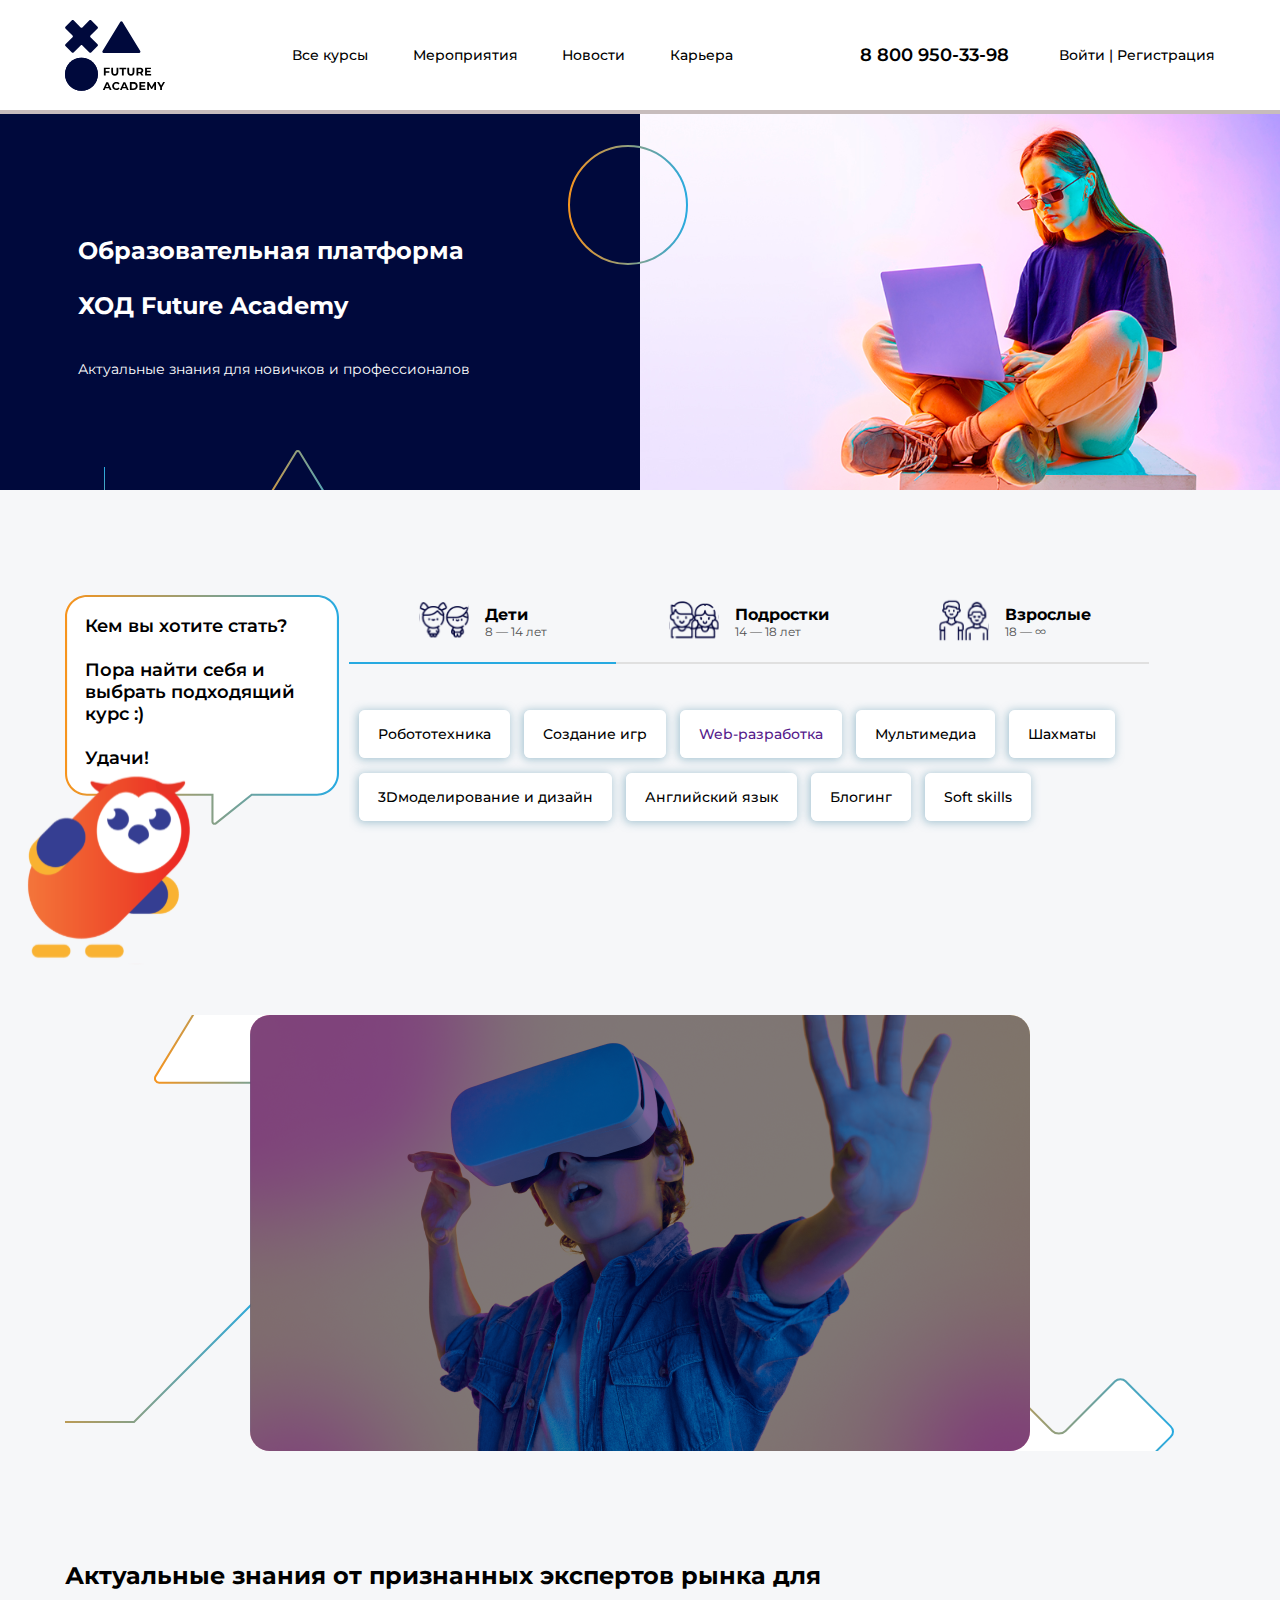
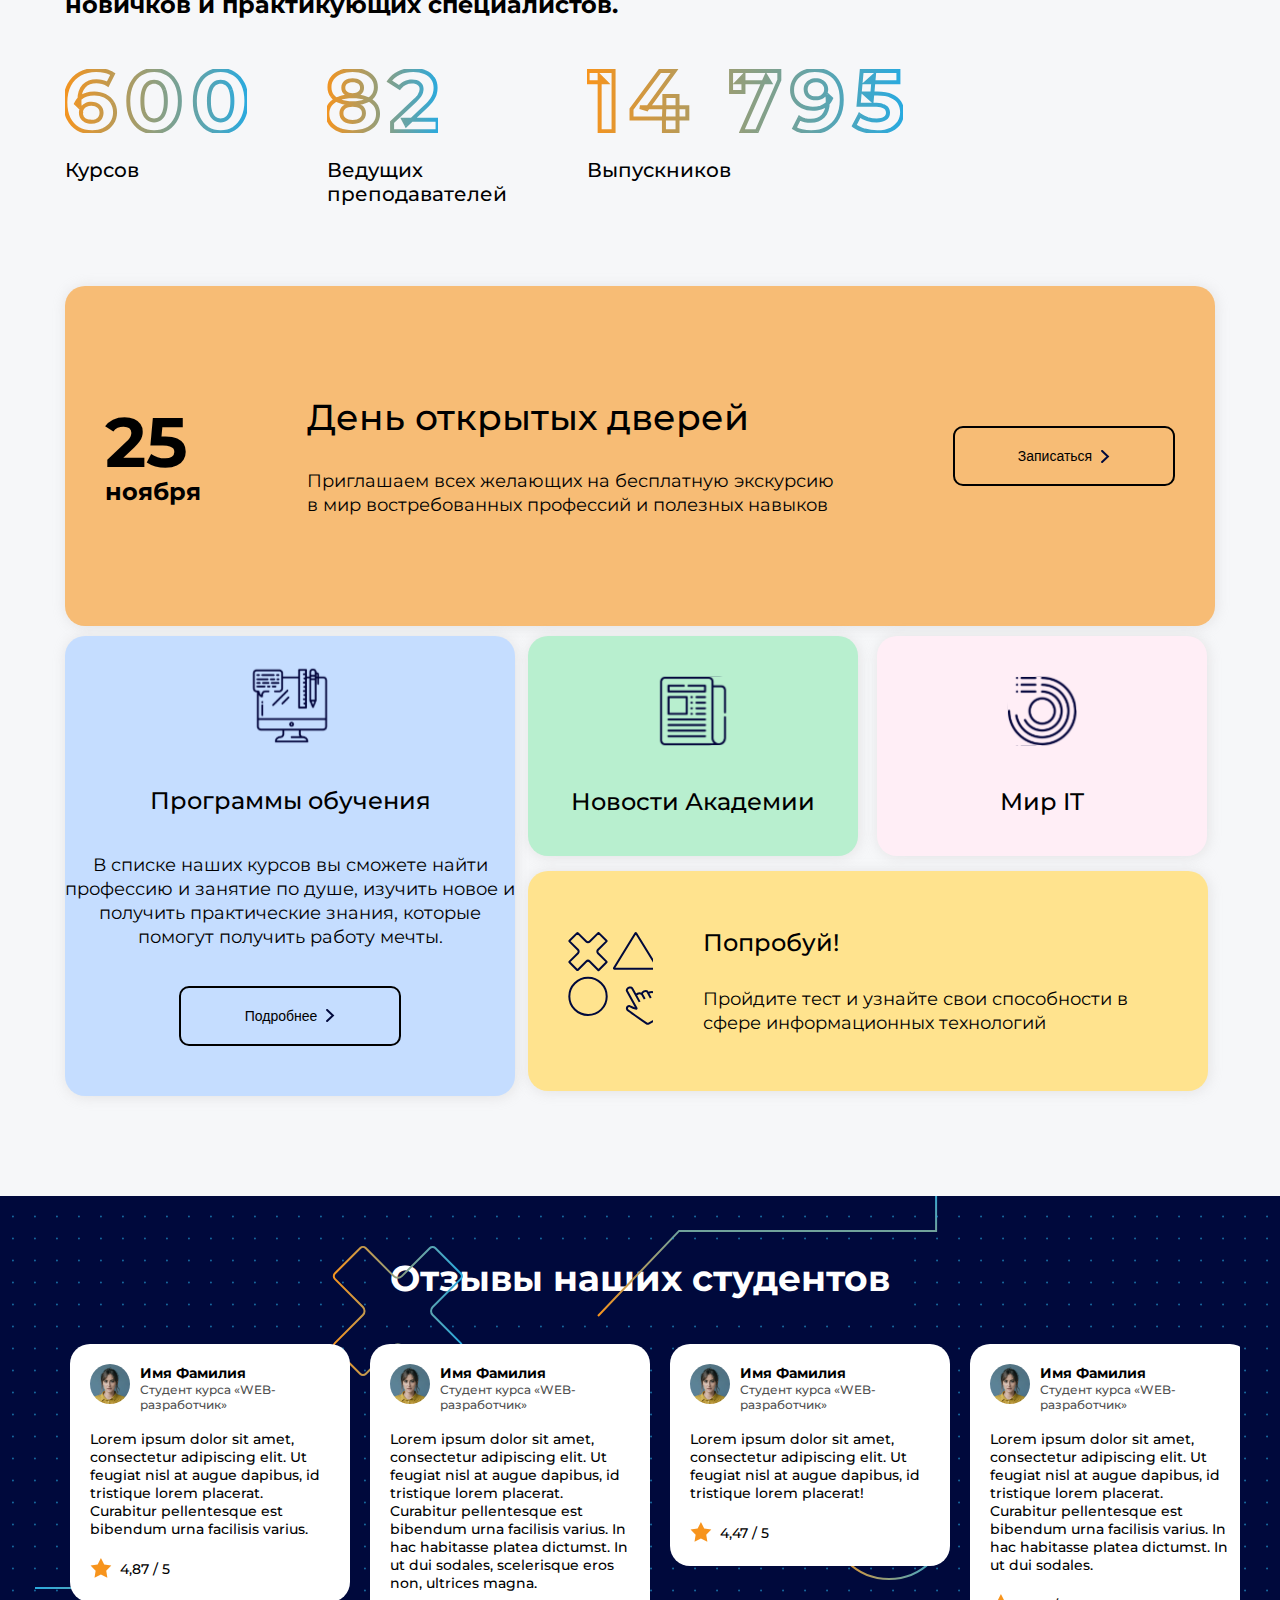
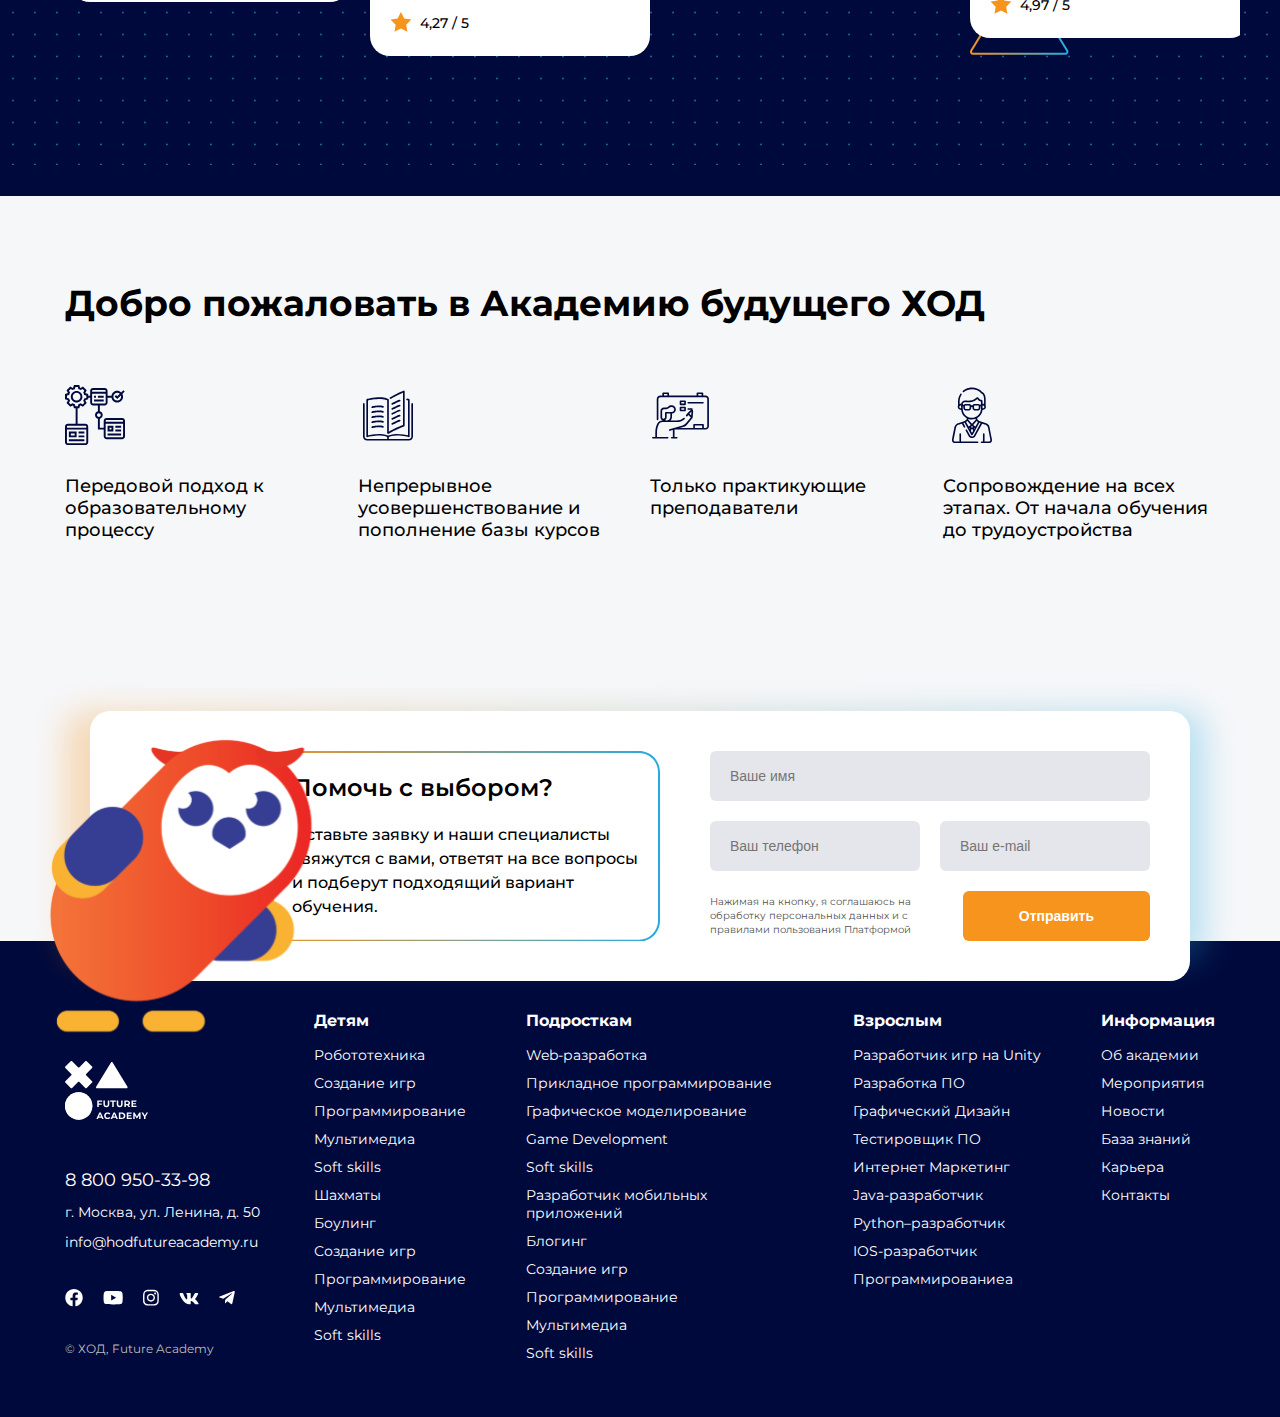
<file: index.html>
<!DOCTYPE html>
<html lang="en">
<head>
    <meta charset="UTF-8">
    <meta http-equiv="X-UA-Compatible" content="IE=edge">
    <meta name="viewport" content="width=device-width, initial-scale=1.0">
    <title>Document</title>
    <link rel="preconnect" href="https://fonts.googleapis.com">
    <link rel="preconnect" href="https://fonts.gstatic.com" crossorigin>
    <link href="https://fonts.googleapis.com/css2?family=Montserrat:wght@300;400;500;600;700;900&display=swap" rel="stylesheet">
    <link rel="stylesheet" href="./lib/ui-components-master/ChiefSlider/chief-slider.min.css">
    <link rel="stylesheet" href="./css/style.css">
    <link rel="stylesheet" href="./css/basic.css">
    <link rel="stylesheet" href="https://cdnjs.cloudflare.com/ajax/libs/OwlCarousel2/2.3.4/assets/owl.carousel.min.css" integrity="sha512-tS3S5qG0BlhnQROyJXvNjeEM4UpMXHrQfTGmbQ1gKmelCxlSEBUaxhRBj/EFTzpbP4RVSrpEikbmdJobCvhE3g==" crossorigin="anonymous" referrerpolicy="no-referrer" />
    <link rel="stylesheet" href="https://cdnjs.cloudflare.com/ajax/libs/OwlCarousel2/2.3.4/assets/owl.theme.default.css" integrity="sha512-OTcub78R3msOCtY3Tc6FzeDJ8N9qvQn1Ph49ou13xgA9VsH9+LRxoFU6EqLhW4+PKRfU+/HReXmSZXHEkpYoOA==" crossorigin="anonymous" referrerpolicy="no-referrer" />
</head>
<body>
    <header class="header">
        <div class="header-block">
            <div class="nav">
                <div class="nav-block header-light">
                    
                </div>
                
            </div>
            <div class="mobile-block">
                <div class="mobile-menu">
                    
                </div>
            </div>
            <div class="row">
                <div class="row-block-img">
                    <div class="row-img"></div>
                </div>
                <div class="row-items">
                    <div class="row-bck">
                        <div class="row-block">
                            <div class="row-bck2 absolute"></div>
                            <div class="row-plus absolute"></div>
                            <div class="row-ball absolute"></div>
                            <div class="row-thirty absolute"></div>
                            <div class="row-line1 absolute"></div>

                            <div class="row-text">
                                <div class="row-title row-title1">Образовательная платформа</div>
                                <div class="row-title row-title2">ХОД Future Academy</div>
                                <div class="row-subtitle">Актуальные знания для новичков и профессионалов</div>
                            </div>
                        </div>
                        
                    </div>
                    
                </div>
                <div class="row-plus2 img-row"></div>
                <div class="row-line2 img-row"></div>
            </div>
        </div>
    </header>

    <container class="container">
        <div class="item">

            <div class="grey-block">
                <div class="box">
                    <div class="container__md1">
                        <div class="container__md1-left">
                            <div class="container__md1-message">
                                <span class="text">Кем вы хотите стать? </br> </br> Пора найти себя и выбрать подходящий курс :) </br> </br> Удачи!</span>
                            </div>
                            <div class="container__md1-union"></div>
                        </div>
                        <div class="container__md1-right slider">
                            <div class="slider__wrapper md1-slider">
                                <nav class="slider__indicators">
                                    <li class="slider-item" data-section="1" data-slide-to="1">
                                        <div class="slider-text slider-display" data-section="1" data-slide-to="1">
                                            <div class="slider-text-title" data-section="1" data-slide-to="1">Дети <span data-section="1" data-slide-to="1">8 — 14 лет</span></div>
                                        </div>
                                        <div class="slider-border" data-section="1" data-slide-to="1"></div>
                                    </li>
                                    <li class="slider-item" data-section="2" data-slide-to="2">
                                        <div class="slider-text2 slider-display" data-section="2" data-slide-to="2">
                                            <div class="slider-text-title" data-section="2" data-slide-to="2">Подростки <span data-section="2" data-slide-to="2">14 — 18 лет</span></div>
                                        </div>
                                        <div class="slider-border" data-section="2" data-slide-to="2"></div>
                                    </li>
                                    <li class="slider-item" data-section="3" data-slide-to="3">
                                        <div class="slider-text3 slider-display" data-section="3" data-slide-to="3">
                                            <div class="slider-text-title" data-section="3" data-slide-to="3">Взрослые <span data-section="3" data-slide-to="3">18 — ∞ </span></div>
                                        </div>
                                        <div class="slider-border" data-section="3" data-slide-to="3"></div>
                                    </li>
                                </nav>
                                <div class="slider__items container__md1-items">
                                    <div class="slider__item container__md1-item" data-section="1">
                                            <span class="container__md1-link">Робототехника</span>
                                            <span class="container__md1-link">Создание игр</span>
                                            <a href="" class="container__md1-link">Web-разработка</a>
                                            <span class="container__md1-link">Мультимедиа</span>
                                            <span class="container__md1-link">Шахматы</span>
                                            <span class="container__md1-link">3Dмоделирование и дизайн</span>
                                            <span class="container__md1-link">Английский язык</span>
                                            <span class="container__md1-link">Блогинг</span>
                                            <span class="container__md1-link">Soft skills</span>
                                    </div>
                                    <div class="slider__item container__md1-item" data-section="2">
                                            <span class="container__md1-link"><span class="container__md1-link-text">Робототехника</span><span class="container__md1-blur"></span></span>
                                            <span class="container__md1-link">Создание игр</span>
                                            <span class="container__md1-link">Web-разработка</span>
                                            <span class="container__md1-link">Мультимедиа</span>
                                            <span class="container__md1-link">Шахматы</span>
                                            <span class="container__md1-link">3Dмоделирование и дизайн</span>
                                            <span class="container__md1-link">Английский язык</span>
                                            <span class="container__md1-link">Блогинг</span>
                                            <span class="container__md1-link">Soft skills</span>
                                    </div>
                                    <div class="slider__item container__md1-item" data-section="3">
                                            <span class="container__md1-link"><span class="container__md1-link-text">Робототехника</span><span class="container__md1-blur"></span></span>
                                            <span class="container__md1-link">Создание игр</span>
                                            <span class="container__md1-link">Web-разработка</span>
                                            <span class="container__md1-link">Мультимедиа</span>
                                            <span class="container__md1-link">Шахматы</span>
                                            <span class="container__md1-link">3Dмоделирование и дизайн</span>
                                            <span class="container__md1-link">Английский язык</span>
                                            <span class="container__md1-link">Блогинг</span>
                                            <span class="container__md1-link">Soft skills</span>
                                    </div>
                                </div>
                            </div>
                        </div>
                    </div>

                    <div class="container__md2">
                        <div class="container__md2-block">
                            <div class="container__md2-video"></div>
                            <div class="container__md2-line absolute"></div>
                            <div class="container__md2-line2 absolute"></div>
                            <div class="container__md2-line3 absolute"></div>
                            <div class="container__md2-line4 absolute"></div>
                            <div class="container__md2-bck absolute"></div>
                        </div>
                    </div>

                    <div class="container__md3">
                        <div class="container__md3-title">Актуальные знания от признанных экспертов рынка для новичков и практикующих специалистов.</div>
                        <div class="container__md3-items">
                            <div class="container__md3-item"><div class="container__md3-item-text1 container__md3-item-text">Курсов</div></div>
                            <div class="container__md3-item"><div class="container__md3-item-text2 container__md3-item-text">Ведущих</br> преподавателей</div></div>
                            <div class="container__md3-item"><div class="container__md3-item-text3 container__md3-item-text">Выпускников</div></div>
                        </div>
                    </div>

                    <div class="container__md6">
                        <div class="container__md6-items">
                            <div class="container__md6-item item1">
                                <div class="container__md6-date">
                                    <div class="container__md6-num">25</div>
                                    <div class="container__md6-month">ноября</div>
                                </div>
                                <div class="container__md6-text">
                                    <div class="container__md6-title">День открытых дверей </div>
                                    <div class="container__md6-subtitle">Приглашаем всех желающих на бесплатную экскурсию в мир востребованных профессий и полезных навыков</div>
                                </div>
                                <div class="container__md6-btn">
                                    <button class="container__md6-button">Записаться</button>
                                </div>
                            </div>
                            <div class="container__md6-item item2">
                                <div class="container__md6-img item2-img"></div>
                                <h3 class="container__md6-item-title">Программы обучения</h3>
                                <div class="container__md6-subtitle">В списке наших курсов вы сможете найти профессию и занятие по душе, изучить новое и получить практические знания, которые помогут получить работу мечты.</div>
                                <div class="container__md6-btn">
                                    <button class="container__md6-button">Подробнее</button>
                                </div>
                            </div>
                            <a href="./news.html" class="container__md6-item item3">
                                <div class="container__md6-img item3-img"></div>
                                <h3 class="container__md6-item-title">Новости Академии</h3>
                            </a>
                            <div class="container__md6-item item4">
                                <div class="container__md6-img item4-img"></div>
                                <h3 class="container__md6-item-title">Мир IT</h3>
                            </div>
                            <div class="container__md6-item item5">
                                <div class="container__md6-img item5-img"></div>
                                <div class="container__md6-text">
                                    <h3 class="container__md6-item-title position-title">Попробуй!</h3>
                                    <div class="container__md6-subtitle">Пройдите тест и узнайте свои способности в сфере информационных технологий</div>
                                </div>
                            </div>
                        </div>
                    </div>
                </div>
            </div>

            <div class="container__md4 ">
                <div class="container__md4-block slider-review">
                    <div class="container__md4-bckg absolute"></div>
                    <div class="container__md4-ball absolute"></div>
                    <div class="container__md4-plus absolute"></div>
                    <div class="container__md4-line absolute"></div>
                    <div class="container__md4-line2 absolute"></div>
                    <div class="container__md4-line3 absolute"></div>
                    <div class="container__md4-title title title-light">Отзывы наших студентов</div>
                    <div class="">
                        <div class="review-window">
                            
                        </div>
                    </div>
                </div>
            </div>

            <div class="grey-block">
                <div class="container__md5">
                    <div class="box">
                        <div class="container__md5-title title title-dark">Добро пожаловать в Академию будущего ХОД</div>
                        <div class="container__md5-items">
                            <div class="container__md5-item"><div class="container__md5-img container__md5-img-text1"></div><div class="container__md5-item-text1 container__md5-item-text">Передовой подход к образовательному процессу</div></div>
                            <div class="container__md5-item"><div class="container__md5-img container__md5-img-text2"></div><div class="container__md5-item-text2 container__md5-item-text">Непрерывное усовершенствование и пополнение базы курсов</div></div>
                            <div class="container__md5-item"><div class="container__md5-img container__md5-img-text3"></div><div class="container__md5-item-text3 container__md5-item-text">Только практикующие преподаватели</div></div>
                            <div class="container__md5-item"><div class="container__md5-img container__md5-img-text4"></div><div class="container__md5-item-text4 container__md5-item-text">Сопровождение на всех этапах. От начала обучения до трудоустройства</div></div>
                        </div>
                    </div>
                </div>
            </div>

        </div>
    </container>

    <footer class="footer footer-with-block"></footer>

    <script src="https://cdnjs.cloudflare.com/ajax/libs/jquery/3.6.0/jquery.min.js" referrerpolicy="no-referrer"></script>
    <script src="https://cdnjs.cloudflare.com/ajax/libs/OwlCarousel2/2.3.4/owl.carousel.min.js" integrity="sha512-bPs7Ae6pVvhOSiIcyUClR7/q2OAsRiovw4vAkX+zJbw3ShAeeqezq50RIIcIURq7Oa20rW2n2q+fyXBNcU9lrw==" crossorigin="anonymous" referrerpolicy="no-referrer"></script>
    <script src="./js/header/header.js"></script>
    <script defer src="./lib/ui-components-master/ChiefSlider/chief-slider.min.js" defer></script>
    <script>
        document.addEventListener('DOMContentLoaded', function () {
            const slider = new ChiefSlider('.slider', {
                loop: true,
                autoplay: false,
                swipe: true,
                refresh: true,
            })
        })
        document.addEventListener('DOMContentLoaded', function () {
            const slider = new ChiefSlider('.slider-reviews', {
                autoplay: false,
                swipe: true,
                refresh: true,
            })
        })
    </script>
    <script src="./js/review/review.js"></script>
    <script src="./js/tel.js"></script>
    <script src="./js/footer/footer.js"></script>
</body>
</html>
</file>
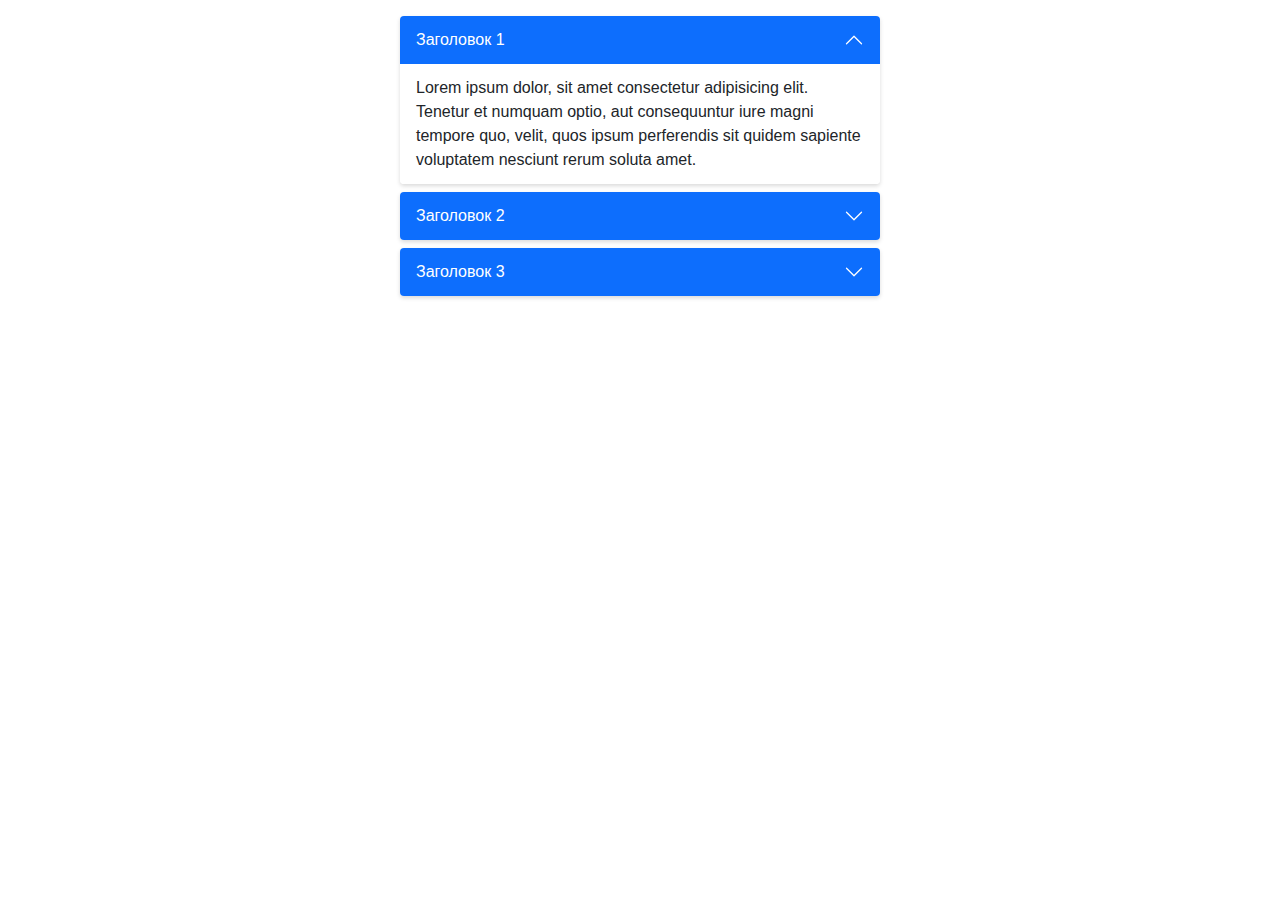
<file: lib/ui-components-master/accordion/index.html>
<!doctype html>
<html lang="ru">

<head>
  <meta charset="utf-8">
  <meta name="viewport" content="width=device-width, initial-scale=1, shrink-to-fit=no">
  <title>Accordion</title>
  <style>
    body {
      margin: 0;
      font-family: -apple-system, BlinkMacSystemFont, "Segoe UI", Roboto, "Helvetica Neue", Arial, "Noto Sans", sans-serif, "Apple Color Emoji", "Segoe UI Emoji", "Segoe UI Symbol", "Noto Color Emoji";
      font-size: 1rem;
      font-weight: 400;
      line-height: 1.5;
      color: #212529;
      text-align: left;
      background-color: #fff;
    }

    *,
    *::before,
    *::after {
      box-sizing: border-box;
    }
  </style>
  <link href="css/accordion.css" rel="stylesheet">
  <script src="js/accordion.js"></script>
</head>

<body>


  <div class="accordion" style="max-width: 30rem; margin: 1rem auto 2rem;">
    <div class="accordion__item accordion__item_show">
      <div class="accordion__header">
        Заголовок 1
      </div>
      <div class="accordion__body">
        Lorem ipsum dolor, sit amet consectetur adipisicing elit. Tenetur et numquam optio, aut consequuntur iure magni
        tempore quo, velit, quos ipsum perferendis sit quidem sapiente voluptatem nesciunt rerum soluta amet.
      </div>
    </div>
    <div class="accordion__item">
      <div class="accordion__header">
        Заголовок 2
      </div>
      <div class="accordion__body">
        Lorem ipsum dolor sit amet consectetur adipisicing elit. Non earum deleniti recusandae placeat rem eius quod
        aliquid adipisci nemo alias debitis corporis pariatur quibusdam est, porro fuga id iure vero?
      </div>
    </div>
    <div class="accordion__item">
      <div class="accordion__header">
        Заголовок 3
      </div>
      <div class="accordion__body">
        Lorem ipsum dolor sit amet consectetur, adipisicing elit. Aliquid repellat dicta vel sapiente laudantium minima
        porro voluptatem nam, alias aliquam qui quasi eveniet odit fugiat eius aspernatur nesciunt veniam expedita!
      </div>
    </div>
  </div>

  <script>
    new ItcAccordion(document.querySelector('.accordion'), {
      alwaysOpen: true
    });
  </script>

</body>

</html>
</file>
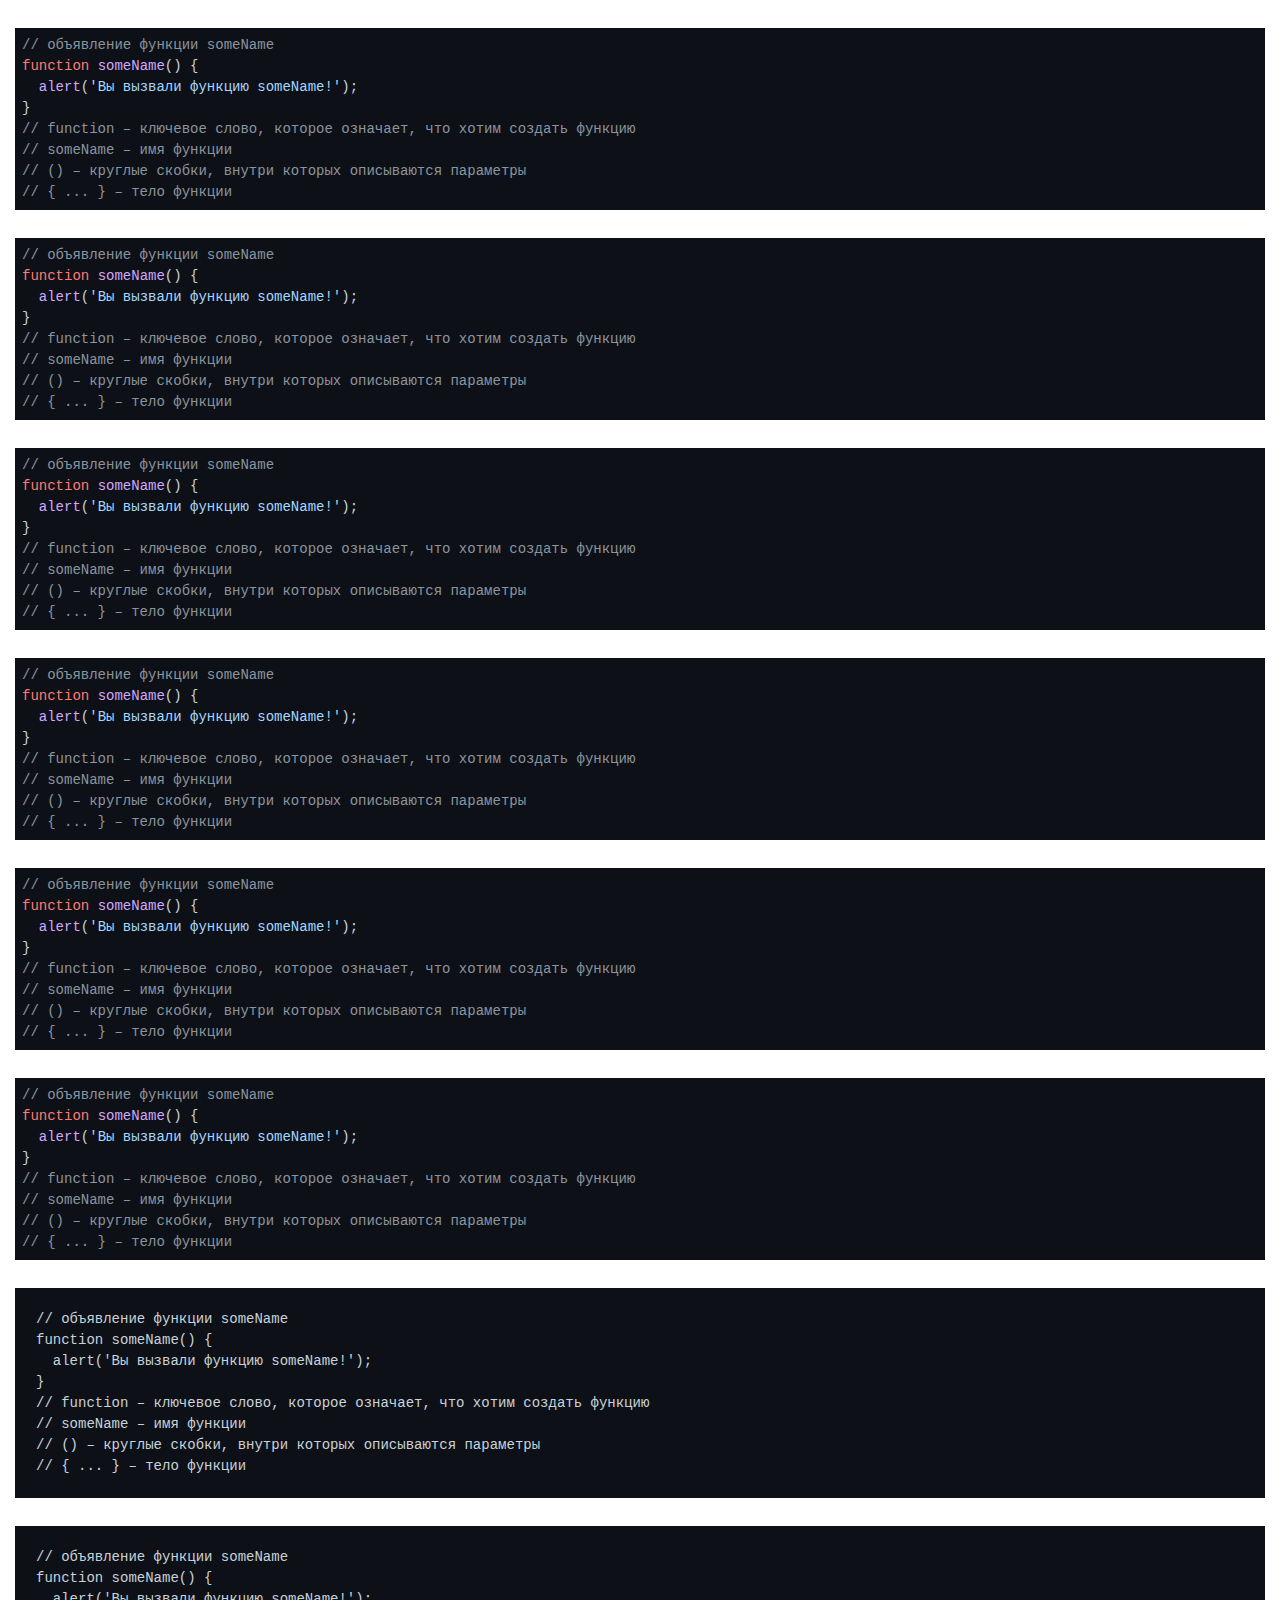
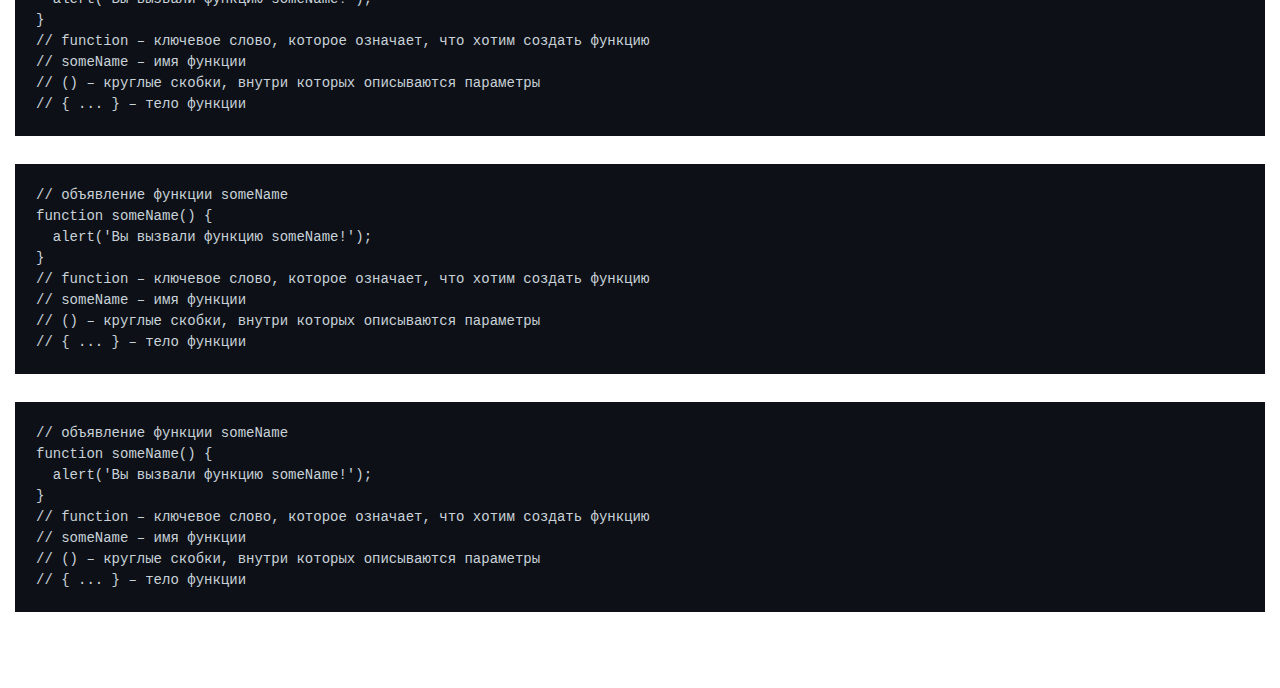
<file: lib/ui-components-master/code-highlighting/index.html>
<!doctype html>
<html lang="ru">

<head>
  <meta charset="utf-8">
  <meta name="viewport" content="width=device-width, initial-scale=1.0">
  <title>highlight.js</title>
  <link href="assets/css/main.css" rel="stylesheet">
  <script defer src="assets/js/main.js"></script>
</head>

<body>

  <div class="container">

    <pre><code class="lang-js">// объявление функции someName
function someName() {
  alert('Вы вызвали функцию someName!');
}
// function – ключевое слово, которое означает, что хотим создать функцию
// someName – имя функции
// () – круглые скобки, внутри которых описываются параметры
// { ... } – тело функции</code></pre>

    <pre><code class="lang-js">// объявление функции someName
function someName() {
  alert('Вы вызвали функцию someName!');
}
// function – ключевое слово, которое означает, что хотим создать функцию
// someName – имя функции
// () – круглые скобки, внутри которых описываются параметры
// { ... } – тело функции</code></pre>

    <pre><code class="lang-js">// объявление функции someName
function someName() {
  alert('Вы вызвали функцию someName!');
}
// function – ключевое слово, которое означает, что хотим создать функцию
// someName – имя функции
// () – круглые скобки, внутри которых описываются параметры
// { ... } – тело функции</code></pre>

    <pre><code class="lang-js">// объявление функции someName
function someName() {
  alert('Вы вызвали функцию someName!');
}
// function – ключевое слово, которое означает, что хотим создать функцию
// someName – имя функции
// () – круглые скобки, внутри которых описываются параметры
// { ... } – тело функции</code></pre>

    <pre><code class="lang-js">// объявление функции someName
function someName() {
  alert('Вы вызвали функцию someName!');
}
// function – ключевое слово, которое означает, что хотим создать функцию
// someName – имя функции
// () – круглые скобки, внутри которых описываются параметры
// { ... } – тело функции</code></pre>

    <pre><code class="lang-js">// объявление функции someName
function someName() {
  alert('Вы вызвали функцию someName!');
}
// function – ключевое слово, которое означает, что хотим создать функцию
// someName – имя функции
// () – круглые скобки, внутри которых описываются параметры
// { ... } – тело функции</code></pre>

    <pre><code class="hljs lang-js">// объявление функции someName
function someName() {
  alert('Вы вызвали функцию someName!');
}
// function – ключевое слово, которое означает, что хотим создать функцию
// someName – имя функции
// () – круглые скобки, внутри которых описываются параметры
// { ... } – тело функции</code></pre>

    <pre><code class="hljs lang-js">// объявление функции someName
function someName() {
  alert('Вы вызвали функцию someName!');
}
// function – ключевое слово, которое означает, что хотим создать функцию
// someName – имя функции
// () – круглые скобки, внутри которых описываются параметры
// { ... } – тело функции</code></pre>

    <pre><code class="hljs lang-js">// объявление функции someName
function someName() {
  alert('Вы вызвали функцию someName!');
}
// function – ключевое слово, которое означает, что хотим создать функцию
// someName – имя функции
// () – круглые скобки, внутри которых описываются параметры
// { ... } – тело функции</code></pre>

    <pre><code class="hljs lang-js">// объявление функции someName
function someName() {
  alert('Вы вызвали функцию someName!');
}
// function – ключевое слово, которое означает, что хотим создать функцию
// someName – имя функции
// () – круглые скобки, внутри которых описываются параметры
// { ... } – тело функции</code></pre>

  </div>

</body>

</html>
</file>
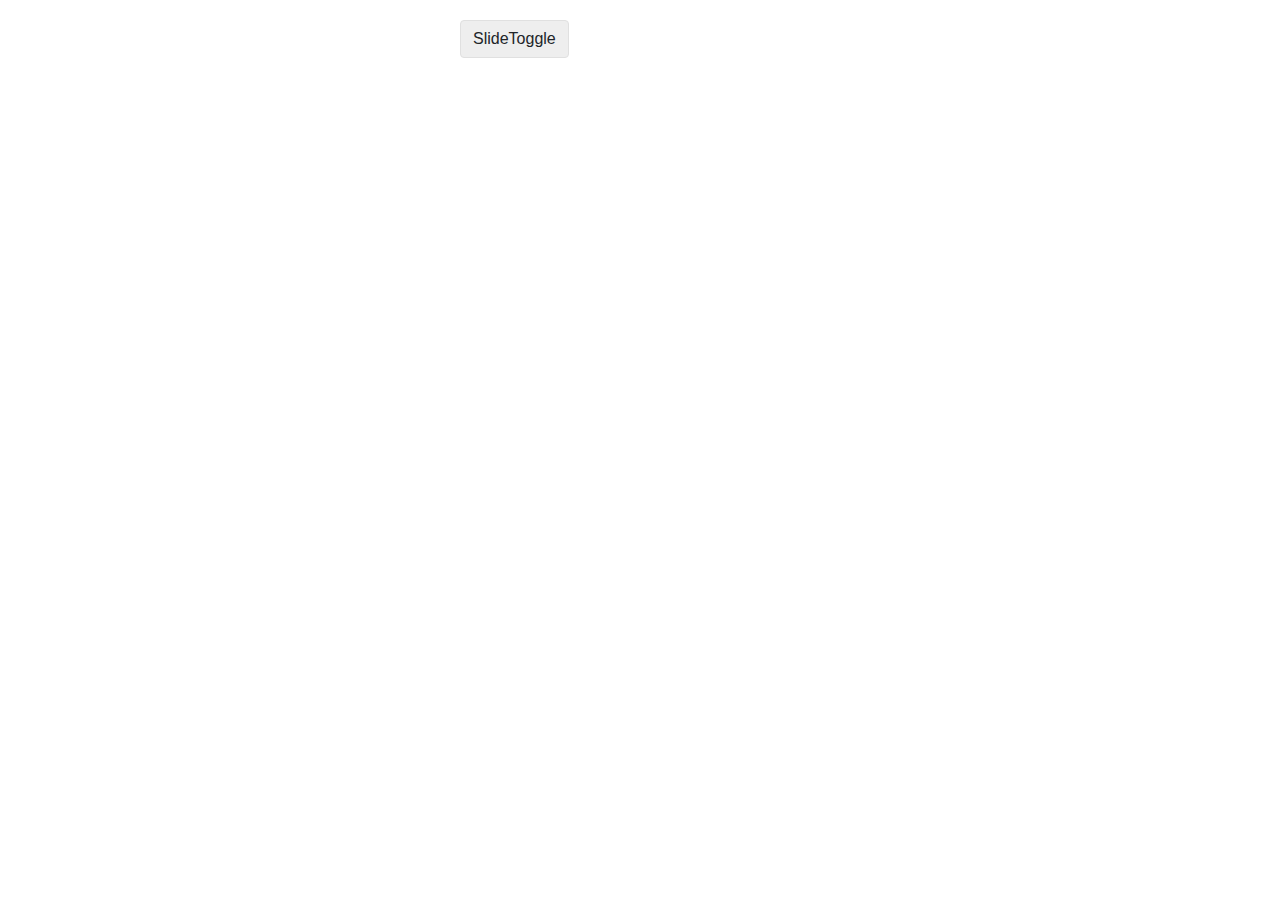
<file: lib/ui-components-master/collapse/index.html>
<!doctype html>
<html lang="ru">

<head>
  <meta charset="utf-8">
  <meta name="viewport" content="width=device-width, initial-scale=1">
  <title>Collapse</title>
  <link rel="stylesheet" href="css/collapse.css">
  <style>
    *,
    *::before,
    *::after {
      box-sizing: border-box;
    }

    body {
      margin: 0;
      font-family: -apple-system, BlinkMacSystemFont, "Segoe UI", Roboto, "Helvetica Neue", Arial, "Noto Sans", sans-serif, "Apple Color Emoji", "Segoe UI Emoji", "Segoe UI Symbol", "Noto Color Emoji";
      font-size: 1rem;
      font-weight: 400;
      line-height: 1.5;
      color: #212529;
      text-align: left;
      background-color: #fff;
    }

    .container {
      max-width: 400px;
      margin-left: auto;
      margin-right: auto;
      padding: 20px;
    }

    button {
      display: inline-block;
      font-weight: 400;
      font-size: inherit;
      line-height: 1.5;
      color: #212529;
      text-align: center;
      text-decoration: none;
      vertical-align: middle;
      cursor: pointer;
      -webkit-user-select: none;
      -moz-user-select: none;
      user-select: none;
      background-color: #eee;
      border: 1px solid #e0e0e0;
      padding: 0.375rem 0.75rem;
      font-size: 1rem;
      border-radius: 0.25rem;
      transition: color .15s ease-in-out, background-color .15s ease-in-out, border-color .15s ease-in-out, box-shadow .15s ease-in-out;
    }

    button:hover {
      background-color: #e0e0e0;
      border-color: #bdbdbd;
    }

    button {
      margin-bottom: 1rem;
    }

    .collapse__body {
      word-wrap: break-word;
      background-color: #fff;
      background-clip: border-box;
      border: 5px solid rgba(139, 195, 74, .5);
      border-radius: 0.25rem;
      padding: 1rem;
    }
  </style>

</head>

<body>

  <div class="container">
    <button id="toggle" type="button">SlideToggle</button>

    <div class="collapse">
      <div class="collapse__body">
        <p>Lorem ipsum dolor sit amet consectetur, adipisicing elit. Aspernatur obcaecati animi corrupti, numquam
          explicabo maxime recusandae cupiditate amet velit sequi soluta nostrum vel consequuntur consectetur
          repellendus quia doloremque itaque eum!</p>
      </div>
    </div>
  </div>



  <script src="js/collapse.js"></script>
  <script>

    const collapse = new ItcCollapse(document.querySelector('.collapse'));

    document.querySelector('#toggle').onclick = () => {
      collapse.toggle();
    }
  </script>

</body>

</html>
</file>
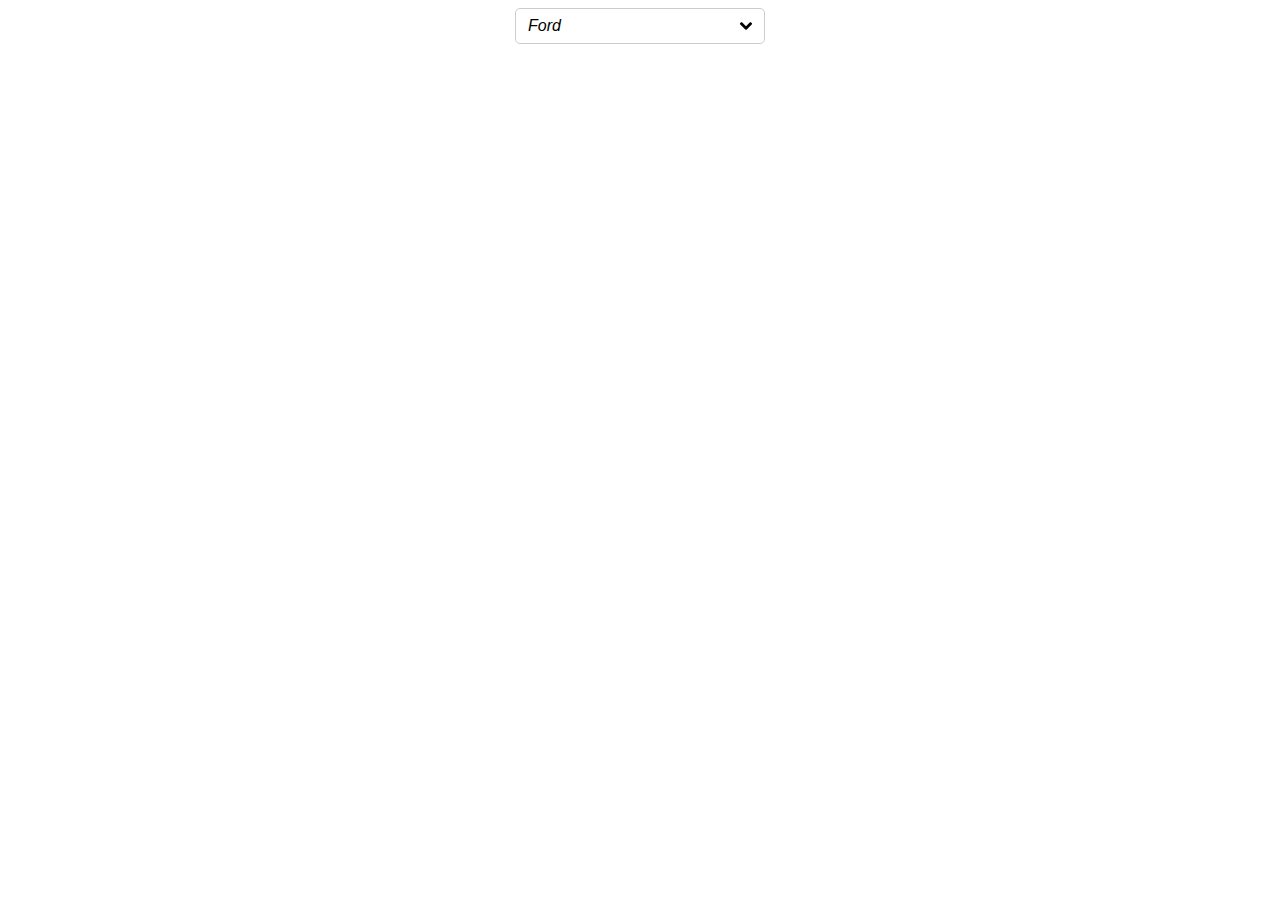
<file: lib/ui-components-master/custom-select/index.html>
<!doctype html>
<html lang="ru">

<head>
  <meta charset="UTF-8">
  <meta name="viewport" content="width=device-width, initial-scale=1.0">
  <title>Custom select</title>
  <link href="https://fonts.googleapis.com/css2?family=Roboto&display=swap" rel="stylesheet">
  <style>
    body {
      font-family: 'Roboto', sans-serif;
    }

    .container {
      max-width: 250px;
      margin-left: auto;
      margin-right: auto;
    }
  </style>
  <!-- Подключаем CSS файл CustomSelect -->
  <link rel="stylesheet" href="custom-select.css">
  <!-- Подключаем JavaScript файл CustomSelect -->
  <script defer src="custom-select.js"></script>
  <!-- JS-код в котором инициализируем экземпляр CustomSelect для #select-1 -->
  <script>
    document.addEventListener('DOMContentLoaded', () => {
      new CustomSelect('#select-1', {
        name: 'car',
        targetValue: 'ford',
        options: [
          ['volkswagen', 'Volkswagen'],
          ['ford', 'Ford'],
          ['toyota', 'Toyota'],
          ['nissan', 'Nissan']
        ],
        onSelected(select, option) {
          // выбранное значение
          console.log(`Выбранное значение: ${select.value}`);
          // индекс выбранной опции
          console.log(`Индекс выбранной опции: ${select.selectedIndex}`);
          // выбранный текст опции
          const text = option ? option.textContent : '';
          console.log(`Выбранный текст опции: ${text}`);
        },
      });
      document.querySelector('.select').addEventListener('select.change', (e) => {
        const btn = e.target.querySelector('.select__toggle');
        // выбранное значение
        console.log(`Выбранное значение: ${btn.value}`);
         // индекс выбранной опции
        console.log(`Индекс выбранной опции: ${btn.dataset.index}`);
        // выбранный текст опции
        const selected = e.target.querySelector('.select__option_selected');
        const text = selected ? selected.textContent : '';
        console.log(`Выбранный текст опции: ${text}`);
      });
    })
  </script>
</head>

<body>

  <div class="container">

    <!-- Кастомный селект -->
    <div id="select-1"></div>

  </div>
</body>

</html>
</file>
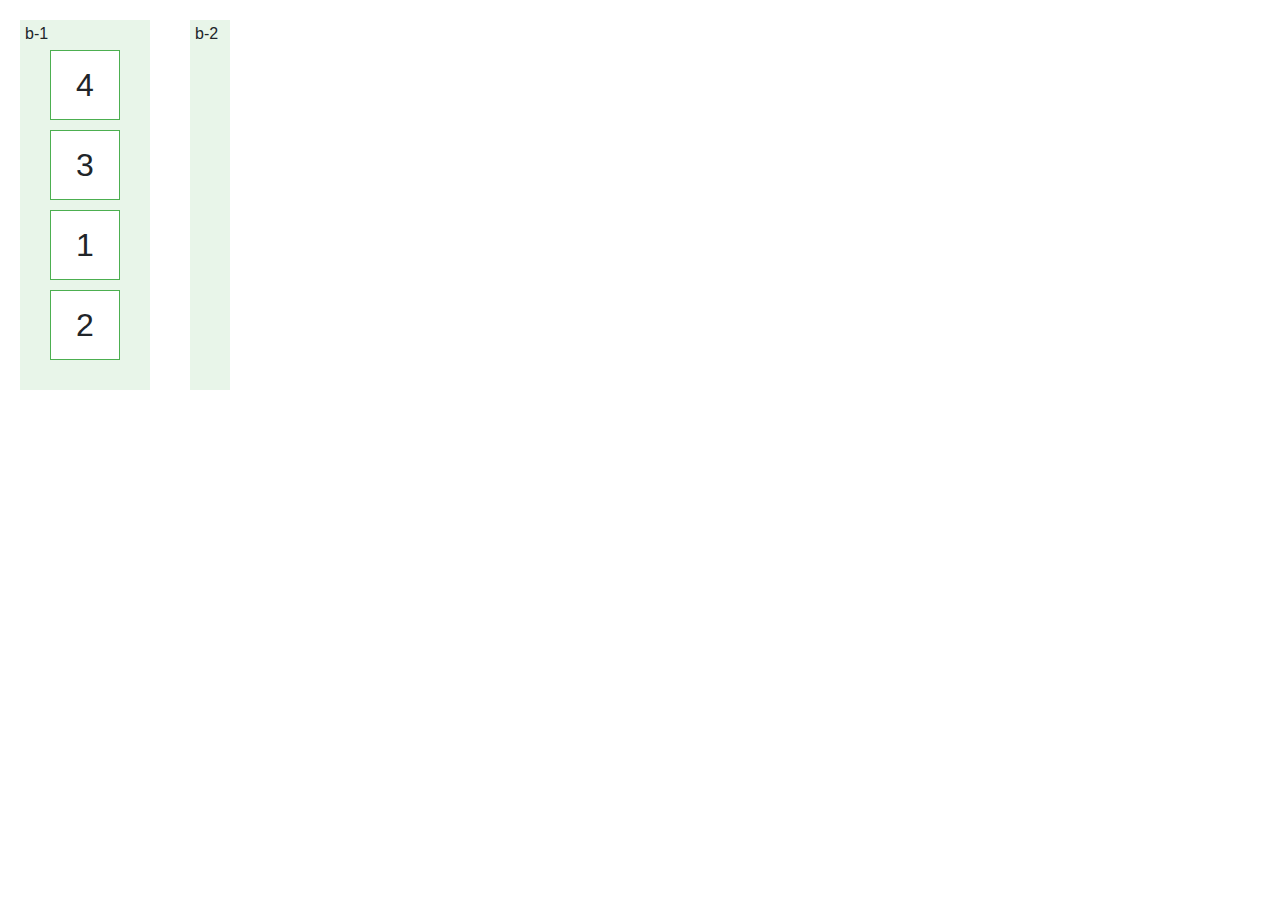
<file: lib/ui-components-master/dynamic-move-elements/index.html>
<!doctype html>
<html lang="ru">

<head>
  <meta charset="utf-8">
  <meta name="viewport" content="width=device-width, initial-scale=1">
  <title>Dynamic Movement of Elements</title>
  <style>
    *,
    *::before,
    *::after {
      box-sizing: border-box;
    }

    body {
      margin: 0;
      font-family: -apple-system, BlinkMacSystemFont, "Segoe UI", Roboto, "Helvetica Neue", Arial, "Noto Sans", sans-serif, "Apple Color Emoji", "Segoe UI Emoji", "Segoe UI Symbol", "Noto Color Emoji";
      font-size: 1rem;
      font-weight: 400;
      line-height: 1.5;
      color: #212529;
      text-align: left;
      background-color: #fff;
    }

    .container {
      display: flex;
      flex-wrap: wrap;
    }

    .b-1,
    .b-2 {
      margin: 20px;
      padding: 20px;
      background-color: #e8f5e9;
      position: relative;
    }

    .section {
      position: absolute;
      top: 0;
      left: 0;
      padding: 2px 5px;
    }

    .el-1,
    .el-2,
    .el-3,
    .el-4 {
      width: 70px;
      height: 70px;
      margin: 10px;
      background-color: #fff;
      border: 1px solid #4caf50;
      display: flex;
      align-items: center;
      justify-content: center;
      font-size: 2rem;
    }
  </style>

</head>

<body>

  <div class="container">

    <div class="b-1">
      <div class="section">b-1</div>
      <div class="el-1">1</div>
      <div class="el-2">2</div>
    </div>

    <div class="b-2">
      <div class="section">b-2</div>
      <div class="el-3" data-move-el="[{'bp-min': 1000, 'index': 1, 'target': '.b-1'}]">3</div>
      <div class="el-4" data-move-el="[{'bp-min': 300, 'index': 1, 'target': '.b-1'}]">4</div>
    </div>

  </div>



  <script src="js/move-elements.js"></script>
  <script>
    new ItcMoveEl();
  </script>

</body>

</html>
</file>
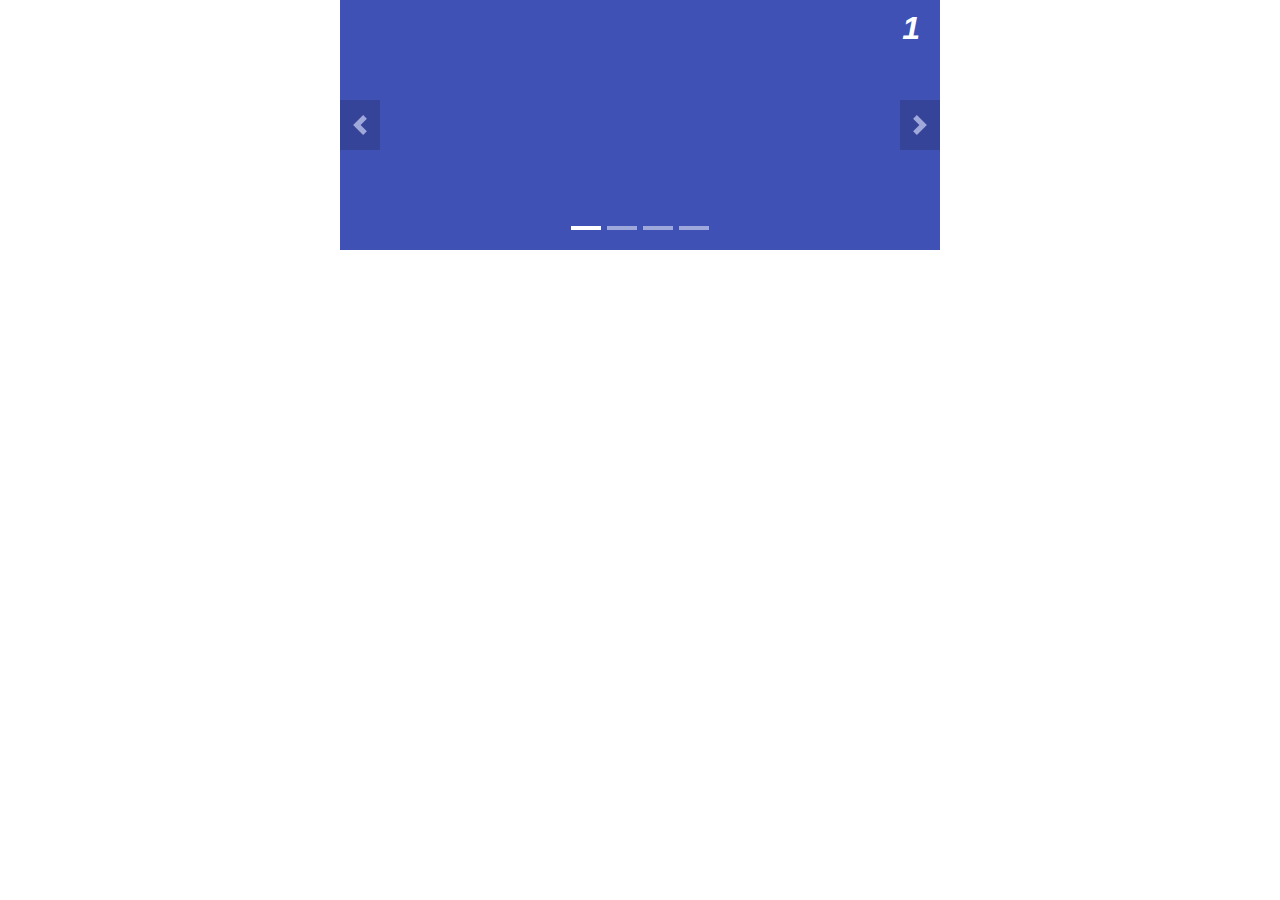
<file: lib/ui-components-master/simple-adaptive-slider/index.html>
<!doctype html>
<html lang="ru">

<head>
  <meta charset="utf-8">
  <meta name="viewport" content="width=device-width, initial-scale=1, shrink-to-fit=no">
  <title>JavaScript SimpleAdaptiveSlider - Слайдер для сайта на чистом JavaScript [Example 01]</title>
  <!-- Подключаем CSS слайдера -->
  <link rel="stylesheet" href="css/simple-adaptive-slider.css">
  <!-- Подключаем JS слайдера -->
  <script defer src="js/simple-adaptive-slider.js"></script>
  <script>
    document.addEventListener('DOMContentLoaded', function () {
      // инициализация слайдера
      var slider = new ItcSimpleSlider('.itcss', {
        loop: true,
        autoplay: true,
        swipe: true
      });
    });
  </script>
  <style>
    /* стили для элемента body */
    body {
      margin: 0;
      font-family: -apple-system, BlinkMacSystemFont, 'Segoe UI', Roboto, 'Helvetica Neue', Arial,
        sans-serif, 'Apple Color Emoji', 'Segoe UI Emoji', 'Segoe UI Symbol';
    }

    /* дополнительные стили для этого примера */
    .itcss__items {
      counter-reset: slide;
    }

    .itcss__item {
      counter-increment: slide;
    }

    .itcss__item>div::before {
      content: counter(slide);
      position: absolute;
      top: 10px;
      right: 20px;
      color: #fff;
      font-style: italic;
      font-size: 32px;
      font-weight: bold;
    }
  </style>
</head>

<body>
  <!-- Разметка слайдера -->
  <div class="itcss">
    <div class="itcss__wrapper">
      <div class="itcss__items">
        <div class="itcss__item">
          <div style="height: 250px; background: #3f51b5;"></div>
        </div>
        <div class="itcss__item">
          <div style="height: 250px; background: #607d8b;"></div>
        </div>
        <div class="itcss__item">
          <div style="height: 250px; background: #f44336;"></div>
        </div>
        <div class="itcss__item">
          <div style="height: 250px; background: #4caf50;"></div>
        </div>
      </div>
    </div>
    <a class="itcss__control itcss__control_prev" href="#" role="button" data-slide="prev"></a>
    <a class="itcss__control itcss__control_next" href="#" role="button" data-slide="next"></a>
  </div>
</body>

</html>
</file>
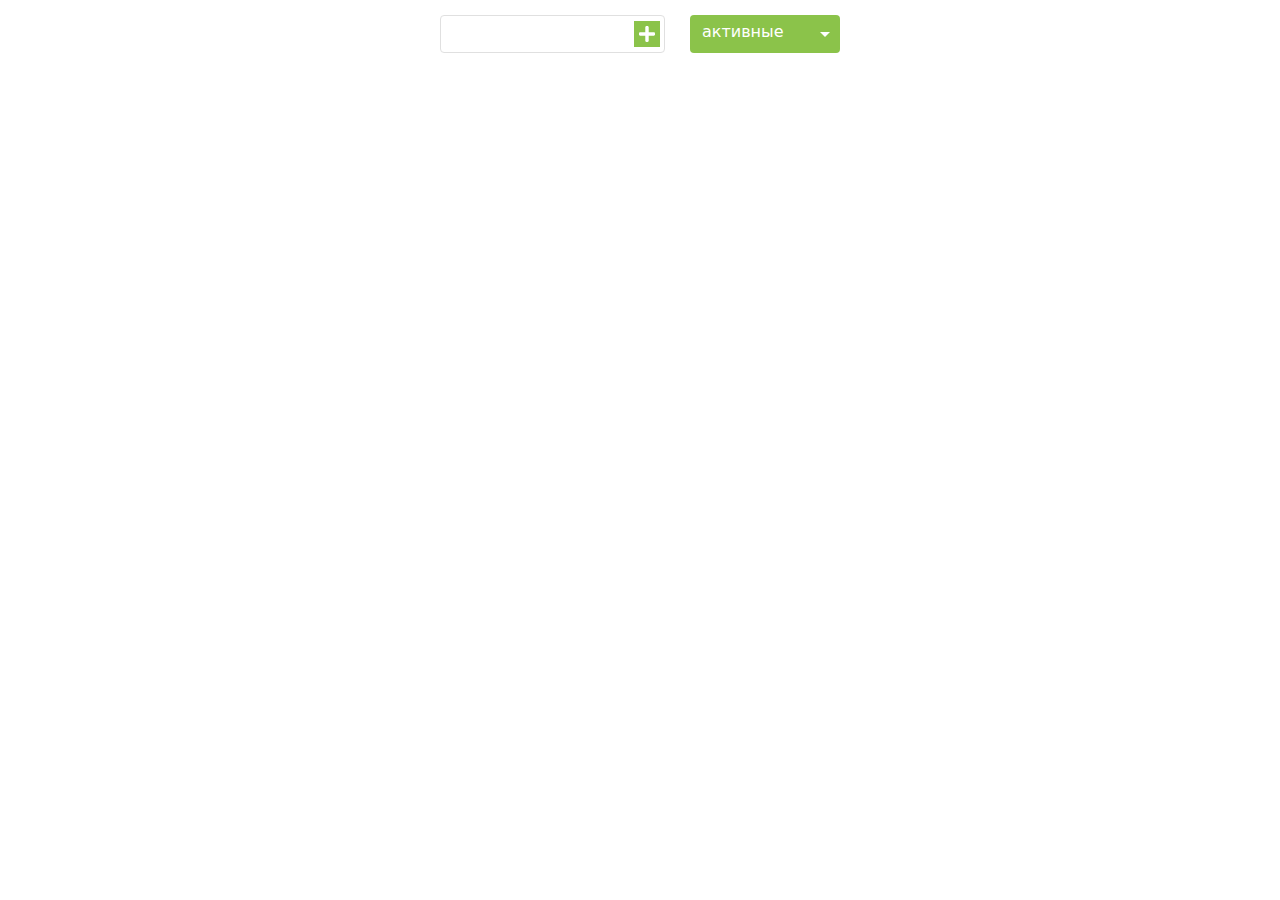
<file: lib/ui-components-master/simple-todo-list/index.html>
<!doctype html>
<html lang="ru">

<head>
  <meta charset="utf-8">
  <meta name="viewport" content="width=device-width, initial-scale=1, shrink-to-fit=no">
  <title>Todo List on pure JavaScript</title>
  <link rel="stylesheet" href="css/simple-todo-list.css">
  <script defer src="js/simple-todo-list.js"></script>
  <style>
    *,
    *::before,
    *::after {
      box-sizing: border-box;
    }

    body {
      margin: 0;
      font-family: system-ui, -apple-system, "Segoe UI", Roboto, "Helvetica Neue", Arial, "Noto Sans", "Liberation Sans", sans-serif, "Apple Color Emoji", "Segoe UI Emoji", "Segoe UI Symbol", "Noto Color Emoji";
      font-size: 1rem;
      font-weight: 400;
      line-height: 1.5;
      color: #212529;
      background-color: #fff;
      -webkit-text-size-adjust: 100%;
      -webkit-tap-highlight-color: rgba(0, 0, 0, 0);
    }
  </style>
</head>

<body>

  <div class="todo">
    <div class="todo__input">
      <input class="todo__text" type="text">
      <span class="todo__add"></span>
    </div>
    <select class="todo__options">
      <option value="active">активные</option>
      <option value="completed">завершённые</option>
      <option value="deleted">удалённые</option>
    </select>
    <ul class="todo__items" data-todo-option="active"></ul>
  </div>

</body>

</html>
</file>
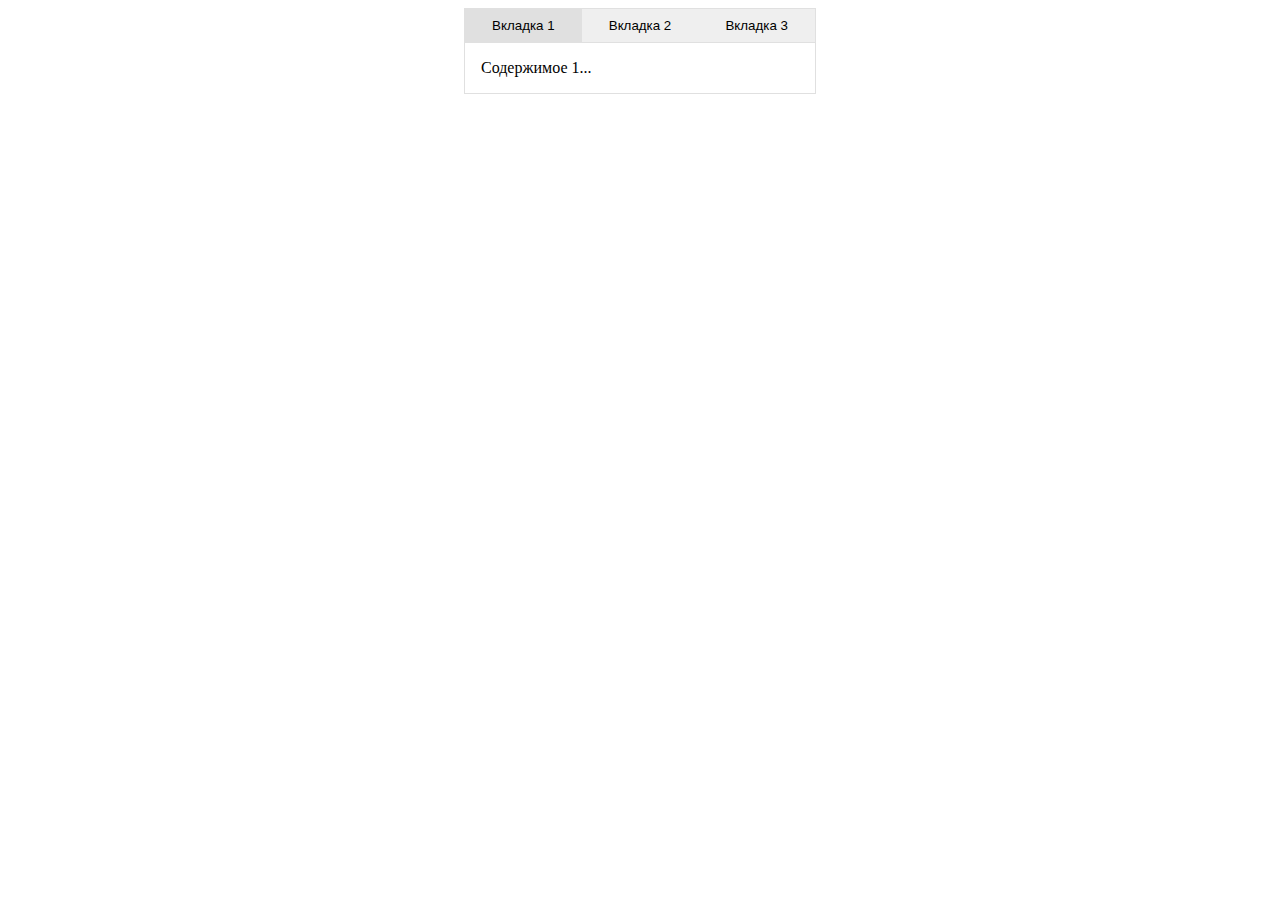
<file: lib/ui-components-master/tabs/index.html>
<!DOCTYPE html>
<html lang="ru">

<head>
  <meta charset="utf-8">
  <meta http-equiv="X-UA-Compatible" content="IE=edge">
  <meta name="viewport" content="width=device-width, initial-scale=1">
  <title>Табы на чистом CSS и JavaScript</title>
  <link rel="stylesheet" href="css/tabs.css">
  <style>
    .tabs {
      max-width: 350px;
      margin-left: auto;
      margin-right: auto;
    }
  </style>

</head>

<body>

  <div class="tabs">
    <div class="tabs__nav">
      <button class="tabs__btn tabs__btn_active">Вкладка 1</button>
      <button class="tabs__btn">Вкладка 2</button>
      <button class="tabs__btn">Вкладка 3</button>
    </div>
    <div class="tabs__content">
      <div class="tabs__pane tabs__pane_show">
        Содержимое 1...
      </div>
      <div class="tabs__pane">
        Содержимое 2...
      </div>
      <div class="tabs__pane" id="content-3">
        Содержимое 3...
      </div>
    </div>
  </div>

  <script src="js/tabs.js"></script>
  <script>
    const tabs = new ItcTabs('.tabs');
  </script>

</body>

</html>
</file>
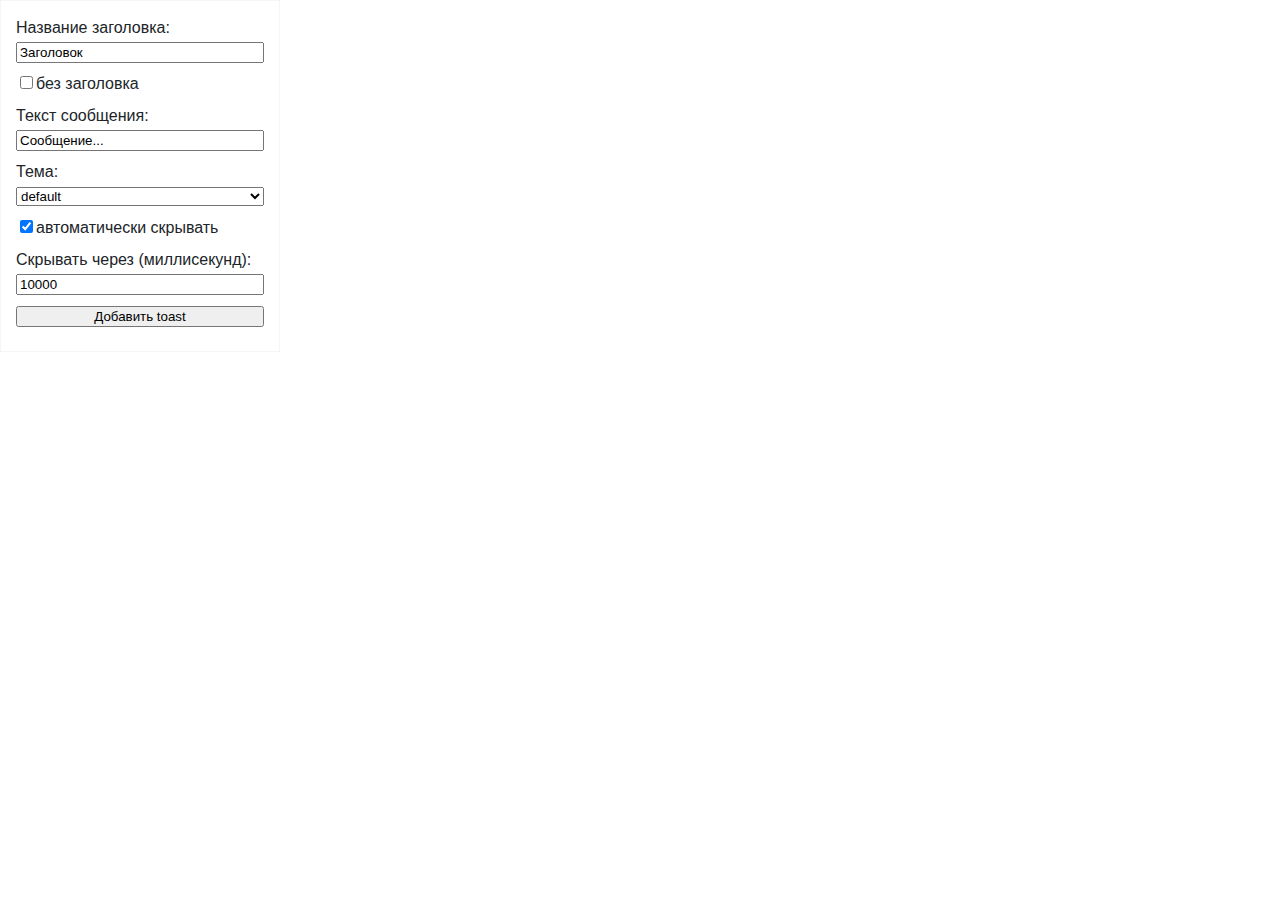
<file: lib/ui-components-master/toast/index.html>
<!doctype html>
<html lang="ru">

<head>
  <meta charset="utf-8">
  <meta name="viewport" content="width=device-width, initial-scale=1, shrink-to-fit=no">
  <title>Toast on pure JavaScript</title>
  <style>
    body {
      margin: 0;
      font-family: -apple-system, BlinkMacSystemFont, "Segoe UI", Roboto, "Helvetica Neue", Arial, "Noto Sans", sans-serif, "Apple Color Emoji", "Segoe UI Emoji", "Segoe UI Symbol", "Noto Color Emoji";
      font-size: 1rem;
      font-weight: 400;
      line-height: 1.5;
      color: #212529;
      text-align: left;
      background-color: #fff;
    }

    *,
    *::before,
    *::after {
      box-sizing: border-box;
    }
  </style>
  <link href="css/toast.css" rel="stylesheet">
  <script src="js/toast.js"></script>
</head>

<body style="min-height: 100vh;">

  <div style="max-width: 280px; padding: 15px; border: 1px solid #f5f5f5;">
    <div style="margin-bottom: 0.5rem;">
      Название заголовка:
      <input name="toast-title" type="text" value="Заголовок" style="width: 100%;">
    </div>
    <div style="margin-bottom: 0.5rem;">
      <input name="toast-without-title" type="checkbox">без заголовка
    </div>
    <div style="margin-bottom: 0.5rem;">
      Текст сообщения:
      <input name="toast-text" type="text" value="Сообщение..." style="width: 100%;">
    </div>
    <div style="margin-bottom: 0.5rem;">
      Тема:
      <select class="form-control" name="toast-theme" style="width: 100%;">
        <option selected value="default">default</option>
        <option value="primary">primary</option>
        <option value="secondary">secondary</option>
        <option value="success">success</option>
        <option value="danger">danger</option>
        <option value="warning">warning</option>
        <option value="info">info</option>
        <option value="light">light</option>
        <option value="dark">dark</option>
      </select>
    </div>
    <div style="margin-bottom: 0.5rem;">
      <input name="toast-autohide" type="checkbox" checked>автоматически скрывать
    </div>
    <div style="margin-bottom: 0.5rem;">
      Скрывать через (миллисекунд):
      <input name="toast-interval" type="text" value="10000" style="width: 100%;">
    </div>
    <div style="margin-bottom: 0.5rem;">
      <button id="add-toast" type="button" style="width: 100%;">Добавить toast</button>
    </div>
  </div>



  <script>
    document.querySelector('[name="toast-without-title"]').onchange = (e) => {
      document.querySelector('[name="toast-title"]').disabled = e.target.checked;
    }

    document.addEventListener('hide.toast', (e) => {
      console.log(e.detail.target);
    });

    document.querySelector('#add-toast').onclick = () => {
      /*
        title - название заголовка
        text - текст сообщения
        theme - тема
        autohide - нужно ли автоматически скрыть всплывающее сообщение через interval миллисекунд interval - количество миллисекунд через которые необходимо скрыть сообщение
      */
      new Toast({
        title: document.querySelector('[name="toast-without-title"]').checked === true ?
          false : document.querySelector('[name="toast-title"]').value,
        text: document.querySelector('[name="toast-text"]').value,
        theme: document.querySelector('[name="toast-theme"] option:checked').value,
        autohide: document.querySelector('[name="toast-autohide"]').checked,
        interval: parseInt(document.querySelector('[name="toast-interval"]').value)
      });
    }
  </script>

</body>

</html>
</file>
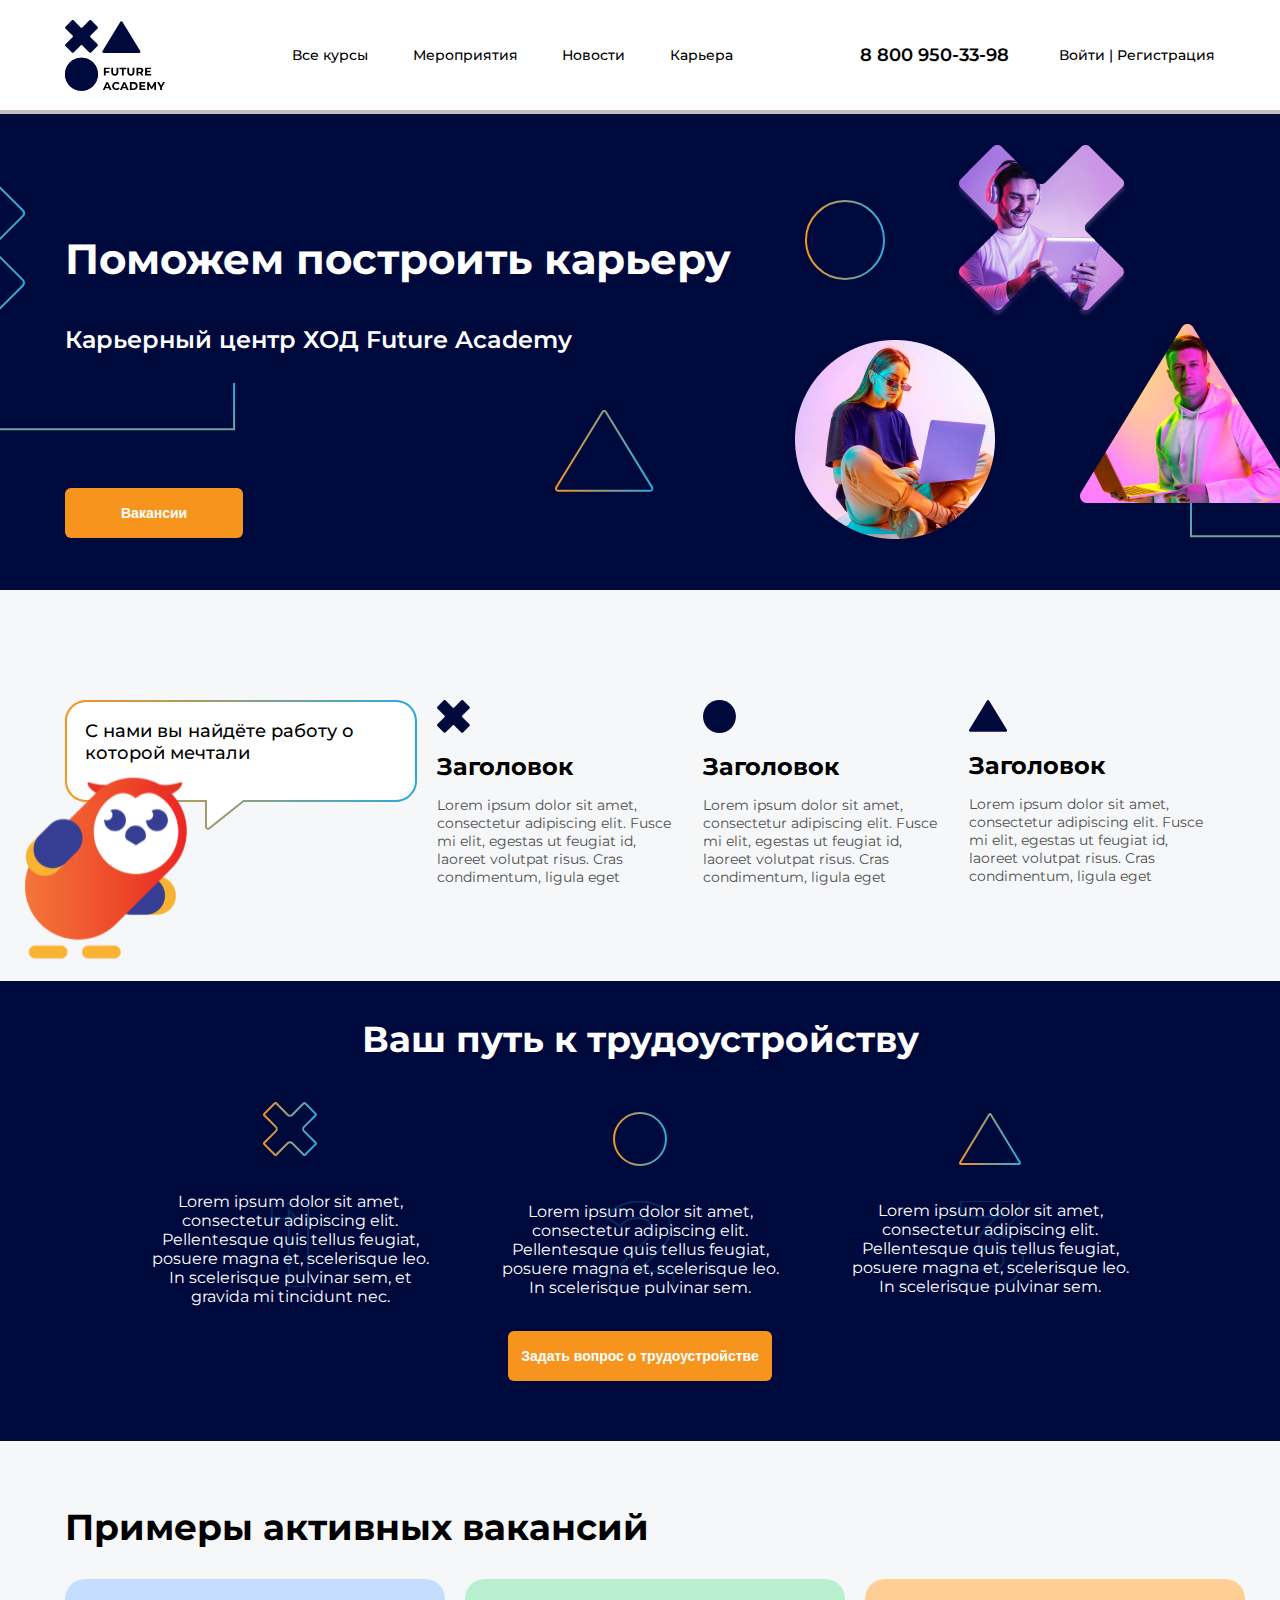
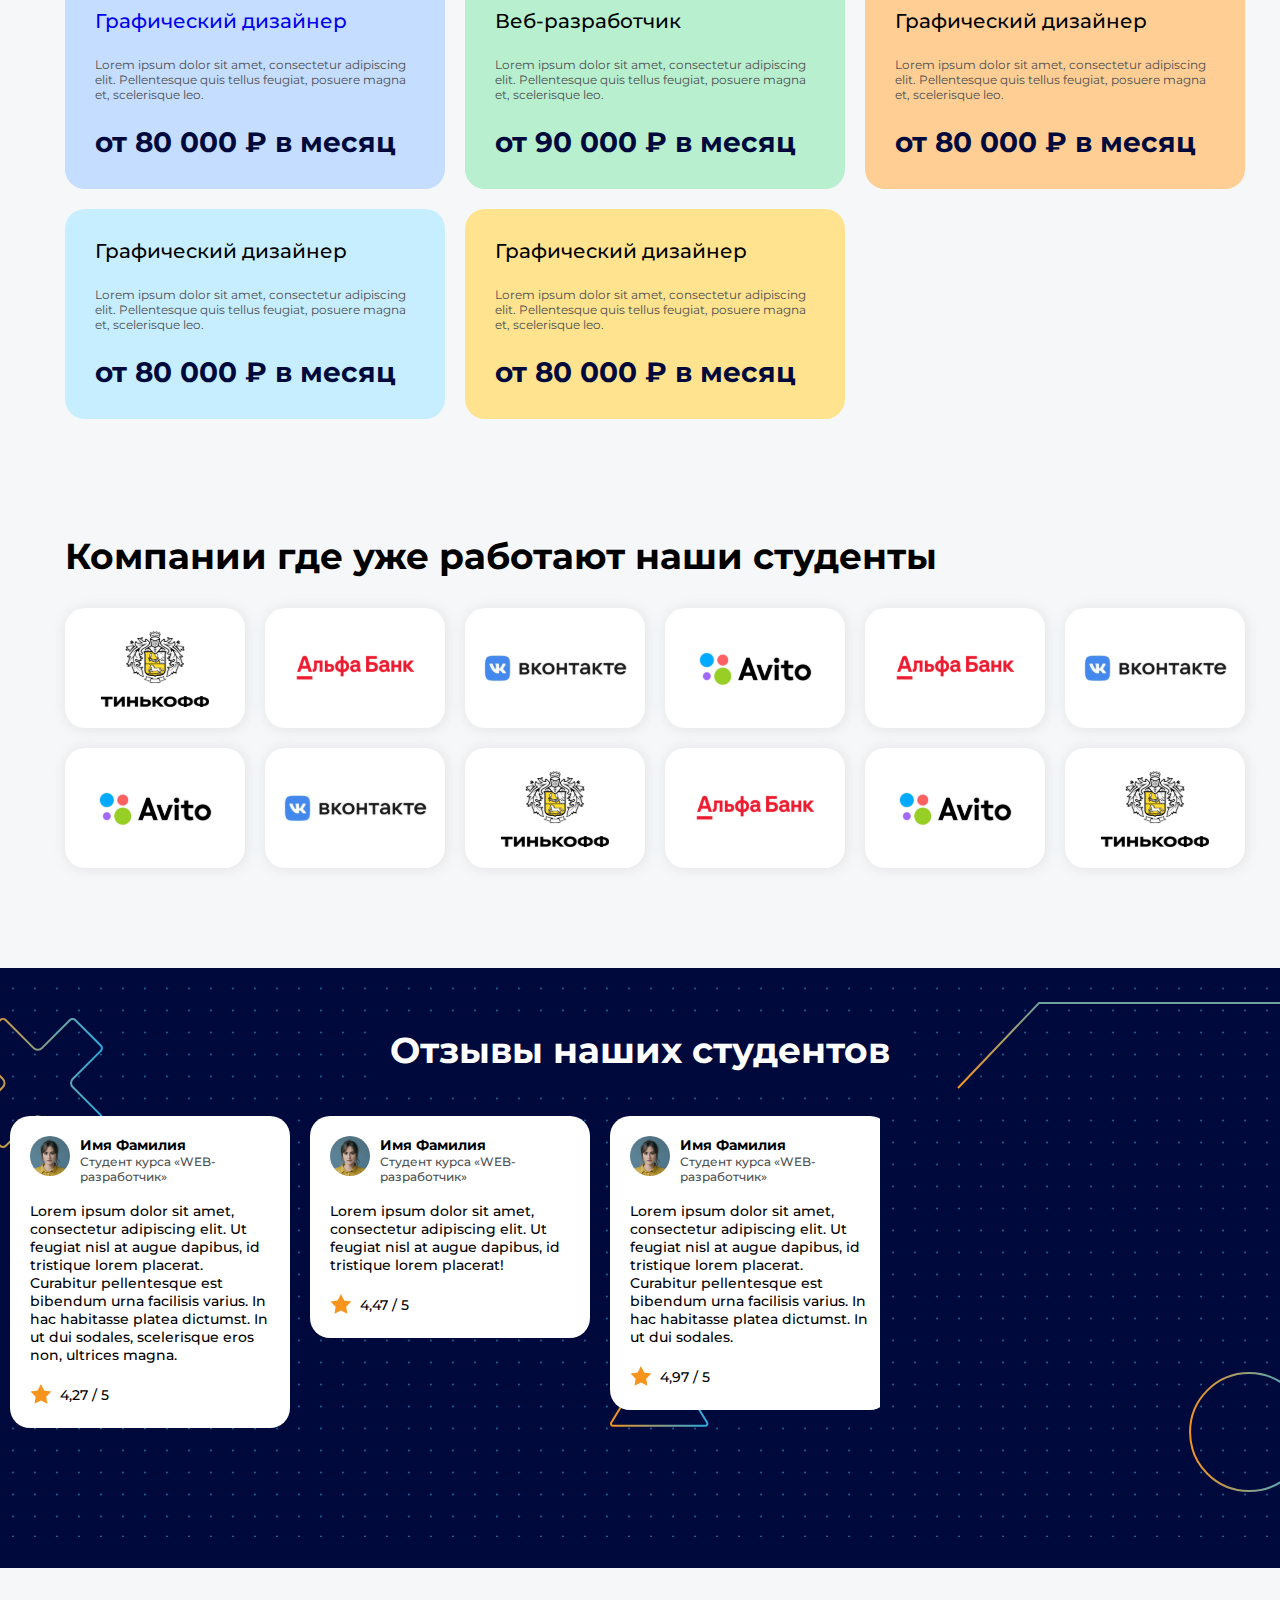
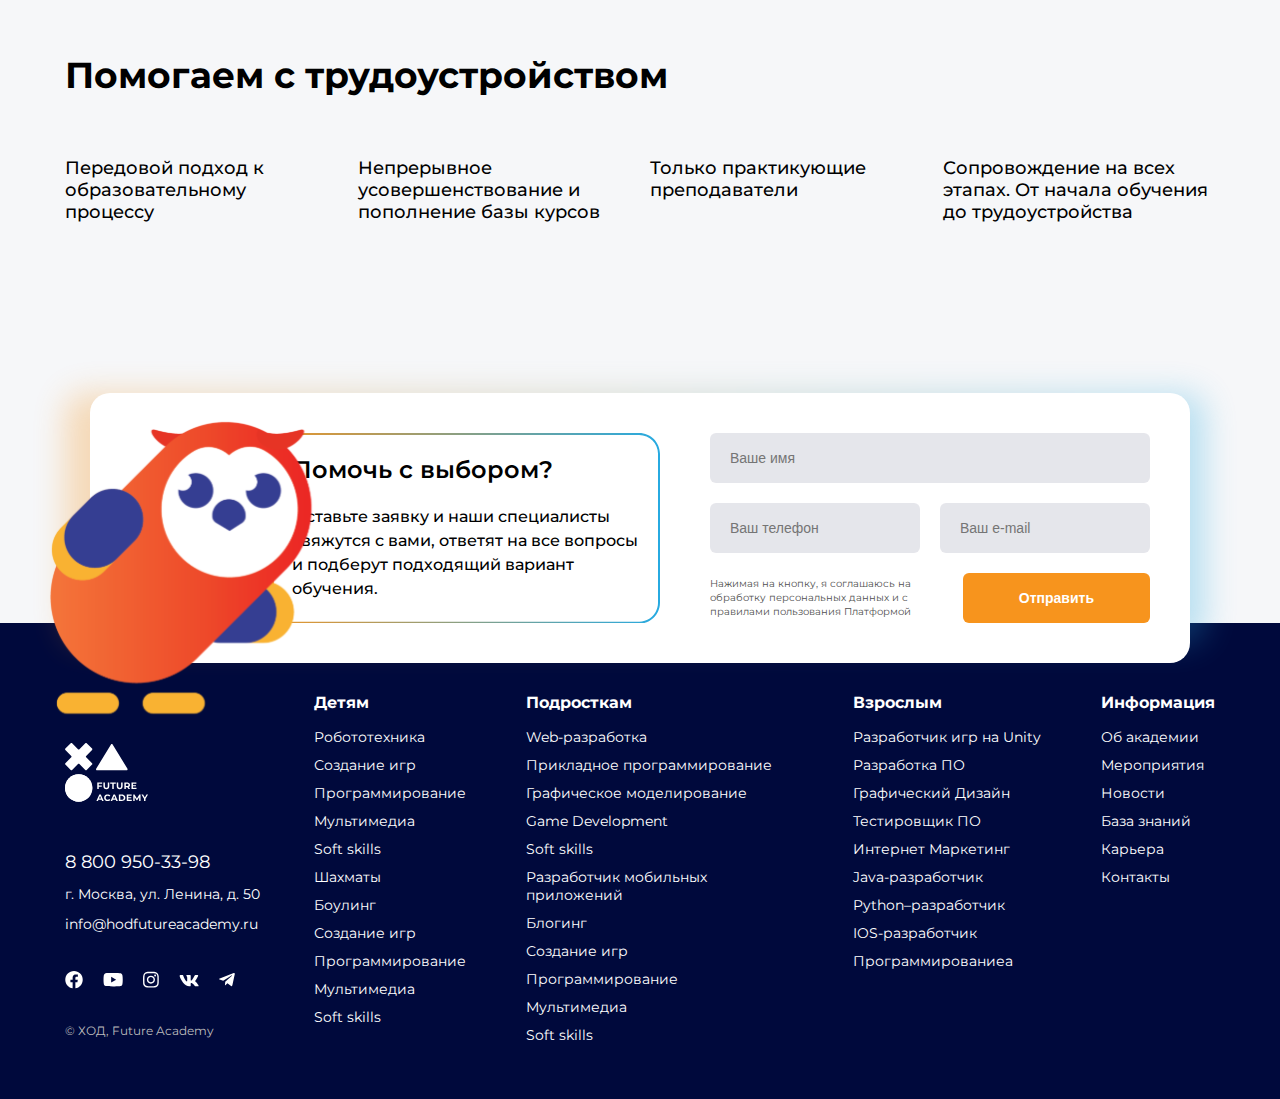
<file: career.html>
<!DOCTYPE html>
<html lang="en">
<head>
    <meta charset="UTF-8">
    <meta http-equiv="X-UA-Compatible" content="IE=edge">
    <meta name="viewport" content="width=device-width, initial-scale=1.0">
    <title>Document</title>
    <link rel="preconnect" href="https://fonts.googleapis.com">
    <link rel="preconnect" href="https://fonts.gstatic.com" crossorigin>
    <link href="https://fonts.googleapis.com/css2?family=Montserrat:wght@300;400;500;600;700;900&display=swap" rel="stylesheet">
    <link rel="stylesheet" href="./css/style.css">
    <link rel="stylesheet" href="./css/basic.css">
    <link rel="stylesheet" href="./lib/ui-components-master/ChiefSlider/chief-slider.min.css">
</head>
<body>
    <header class="header">
        <div class="nav header-light"></div>
        <div class="mobile-block">
            <div class="mobile-menu">
                
            </div>
        </div>
    </header>
    <container class="container">
        <div class="career">
            <div class="career__row">
                <div class="box career__box">
                    <div class="career__row-info">
                        <div class="career__row-title">Поможем построить карьеру</div>
                        <div class="career__row-subtitle">Карьерный центр ХОД Future Academy</div>
                        <a href="./openings.html" class="career__row-button">
                            <button class="career__row-btn btn btn-form">Вакансии</button>
                        </a>
                    </div>
                    
                    <div class="career__row-line1 absolute"></div>
                    <div class="career__row-line2 absolute"></div>
                    <div class="career__row-line3 absolute"></div>
                    <div class="career__row-line4 absolute"></div>
                    <div class="career__row-line5 absolute"></div>
                    <div class="career__row-line6 absolute"></div>
                    <div class="career__row-img1 absolute"></div>
                    <div class="career__row-img2 absolute"></div>
                    <div class="career__row-img3 absolute"></div>
                </div>
            </div>
            <div class="grey-block">
                <div class="career__dream">
                    <div class="box">
                        <div class="career__dream-items">
                            <div class="career__dream-item">
                                <div class="career__dream-img3"></div>
                                <div class="career__dream-title">Заголовок</div>
                                <div class="career__dream-text">Lorem ipsum dolor sit amet, consectetur adipiscing elit. Fusce mi elit, egestas ut feugiat id, laoreet volutpat risus. Cras condimentum, ligula eget</div>
                            </div>
                            <div class="career__dream-item">
                                <div class="career__dream-img4"></div>
                                <div class="career__dream-title">Заголовок</div>
                                <div class="career__dream-text">Lorem ipsum dolor sit amet, consectetur adipiscing elit. Fusce mi elit, egestas ut feugiat id, laoreet volutpat risus. Cras condimentum, ligula eget</div>
                            </div>
                            <div class="career__dream-item">
                                <div class="career__dream-img5"></div>
                                <div class="career__dream-title">Заголовок</div>
                                <div class="career__dream-text">Lorem ipsum dolor sit amet, consectetur adipiscing elit. Fusce mi elit, egestas ut feugiat id, laoreet volutpat risus. Cras condimentum, ligula eget</div>
                            </div>
                            <div class="career__dream-img1 absolute">С нами вы найдёте работу о которой мечтали</div>
                            <div class="career__dream-img2 absolute"></div>
                        </div>
                    </div>
                </div>
            </div>
            <div class="career__employ">
                <div class="box">
                    <div class="career__employ-title title title-light">Ваш путь к трудоустройству</div>
                    <div class="career__employ-items">
                        <div class="career__employ-item">
                            <div class="career__employ-img1"></div>
                            <div class="career__employ-img6 absolute"></div>
                            <div class="career__employ-text">Lorem ipsum dolor sit amet, consectetur adipiscing elit. Pellentesque quis tellus feugiat, posuere magna et, scelerisque leo. In scelerisque pulvinar sem, et gravida mi tincidunt nec. </div>
                        </div>
                        <div class="career__employ-item">
                            <div class="career__employ-img2"></div>
                            <div class="career__employ-img4 absolute"></div>
                            <div class="career__employ-text">Lorem ipsum dolor sit amet, consectetur adipiscing elit. Pellentesque quis tellus feugiat, posuere magna et, scelerisque leo. In scelerisque pulvinar sem.</div>
                        </div>
                        <div class="career__employ-item">
                            <div class="career__employ-img3"></div>
                            <div class="career__employ-img5 absolute"></div>
                            <div class="career__employ-text">Lorem ipsum dolor sit amet, consectetur adipiscing elit. Pellentesque quis tellus feugiat, posuere magna et, scelerisque leo. In scelerisque pulvinar sem.</div>
                        </div>
                    </div>
                    <div class="career__employ-btn">
                        <button class="career__employ-button btn btn-button">Задать вопрос о трудоустройстве</button>
                    </div>
                </div>
            </div>
            <div class="grey-block">
                <div class="box">
                    <div class="career__job">
                        <h3 class="career__job-title title title-dark">Примеры активных вакансий</h3>
                        <div class="career__job-items">
                            <a href="./openings.html" class="career__job-item career__job-item1">
                                <div class="career__job-item-title">Графический дизайнер</div>
                                <div class="career__job-item-text">Lorem ipsum dolor sit amet, consectetur adipiscing elit. Pellentesque quis tellus feugiat, posuere magna et, scelerisque leo. </div>
                                <div class="career__job-item-price">от  80 000 ₽ в месяц</div>
                            </a>
                            <div class="career__job-item career__job-item2">
                                <div class="career__job-item-title">Веб-разработчик</div>
                                <div class="career__job-item-text">Lorem ipsum dolor sit amet, consectetur adipiscing elit. Pellentesque quis tellus feugiat, posuere magna et, scelerisque leo. </div>
                                <div class="career__job-item-price">от  90 000 ₽ в месяц</div>
                            </div>
                            <div class="career__job-item career__job-item3">
                                <div class="career__job-item-title">Графический дизайнер</div>
                                <div class="career__job-item-text">Lorem ipsum dolor sit amet, consectetur adipiscing elit. Pellentesque quis tellus feugiat, posuere magna et, scelerisque leo. </div>
                                <div class="career__job-item-price">от  80 000 ₽ в месяц</div>
                            </div>
                            <div class="career__job-item career__job-item4">
                                <div class="career__job-item-title">Графический дизайнер</div>
                                <div class="career__job-item-text">Lorem ipsum dolor sit amet, consectetur adipiscing elit. Pellentesque quis tellus feugiat, posuere magna et, scelerisque leo. </div>
                                <div class="career__job-item-price">от  80 000 ₽ в месяц</div>
                            </div>
                            <div class="career__job-item career__job-item5">
                                <div class="career__job-item-title">Графический дизайнер</div>
                                <div class="career__job-item-text">Lorem ipsum dolor sit amet, consectetur adipiscing elit. Pellentesque quis tellus feugiat, posuere magna et, scelerisque leo. </div>
                                <div class="career__job-item-price">от  80 000 ₽ в месяц</div>
                            </div>
                        </div>
                    </div>
                    <div class="career__work">
                        <div class="career__work-title title title-dark">Компании где уже работают наши студенты</div>
                        <div class="career__work-items">
                            <div class="career__work-item career__work-item1"></div>
                            <div class="career__work-item career__work-item2"></div>
                            <div class="career__work-item career__work-item3"></div>
                            <div class="career__work-item career__work-item4"></div>
                            <div class="career__work-item career__work-item2"></div>
                            <div class="career__work-item career__work-item3"></div>
                            <div class="career__work-item career__work-item4"></div>
                            <div class="career__work-item career__work-item3"></div>
                            <div class="career__work-item career__work-item1"></div>
                            <div class="career__work-item career__work-item2"></div>
                            <div class="career__work-item career__work-item4"></div>
                            <div class="career__work-item career__work-item1"></div>
                        </div>
                    </div>
                </div>
            </div>
            <div class="career__success">
                <div class="career__success-block">
                    <div class="container__md4-bckg absolute"></div>
                    <div class="container__md4-ball absolute"></div>
                    <div class="container__md4-plus absolute"></div>
                    <div class="container__md4-line absolute"></div>
                    <div class="container__md4-line2 absolute"></div>
                    <div class="container__md4-line3 absolute"></div>
                    <div class="container__md4-title title title-light">Отзывы наших студентов</div>
                    <div class="career__success-title"></div>
                    <div class="career__success-items review-window"></div>
                </div>
            </div>
            <div class="grey-block">
                <div class="container__md5">
                    <div class="box">
                        <div class="container__md5-title title title-dark">Помогаем с трудоустройством</div>
                        <div class="container__md5-items">
                            <div class="container__md5-item"><div class="container__md5-item-text1 container__md5-item-text">Передовой подход к образовательному процессу</div></div>
                            <div class="container__md5-item"><div class="container__md5-item-text2 container__md5-item-text">Непрерывное усовершенствование и пополнение базы курсов</div></div>
                            <div class="container__md5-item"><div class="container__md5-item-text3 container__md5-item-text">Только практикующие преподаватели</div></div>
                            <div class="container__md5-item"><div class="container__md5-item-text4 container__md5-item-text">Сопровождение на всех этапах. От начала обучения до трудоустройства</div></div>
                        </div>
                    </div>
                </div>
            </div>
        </div>
    </container>
    <footer class="footer footer-with-block"></footer>

    <script src="./js/header/header.js"></script>
    <script src="./js/review/review.js"></script>
    <script src="./js/tel.js"></script>
    <script defer src="./lib/ui-components-master/ChiefSlider/chief-slider.min.js"></script>
    <script src="./js/footer/footer.js"></script>
</body>
</html>
</file>
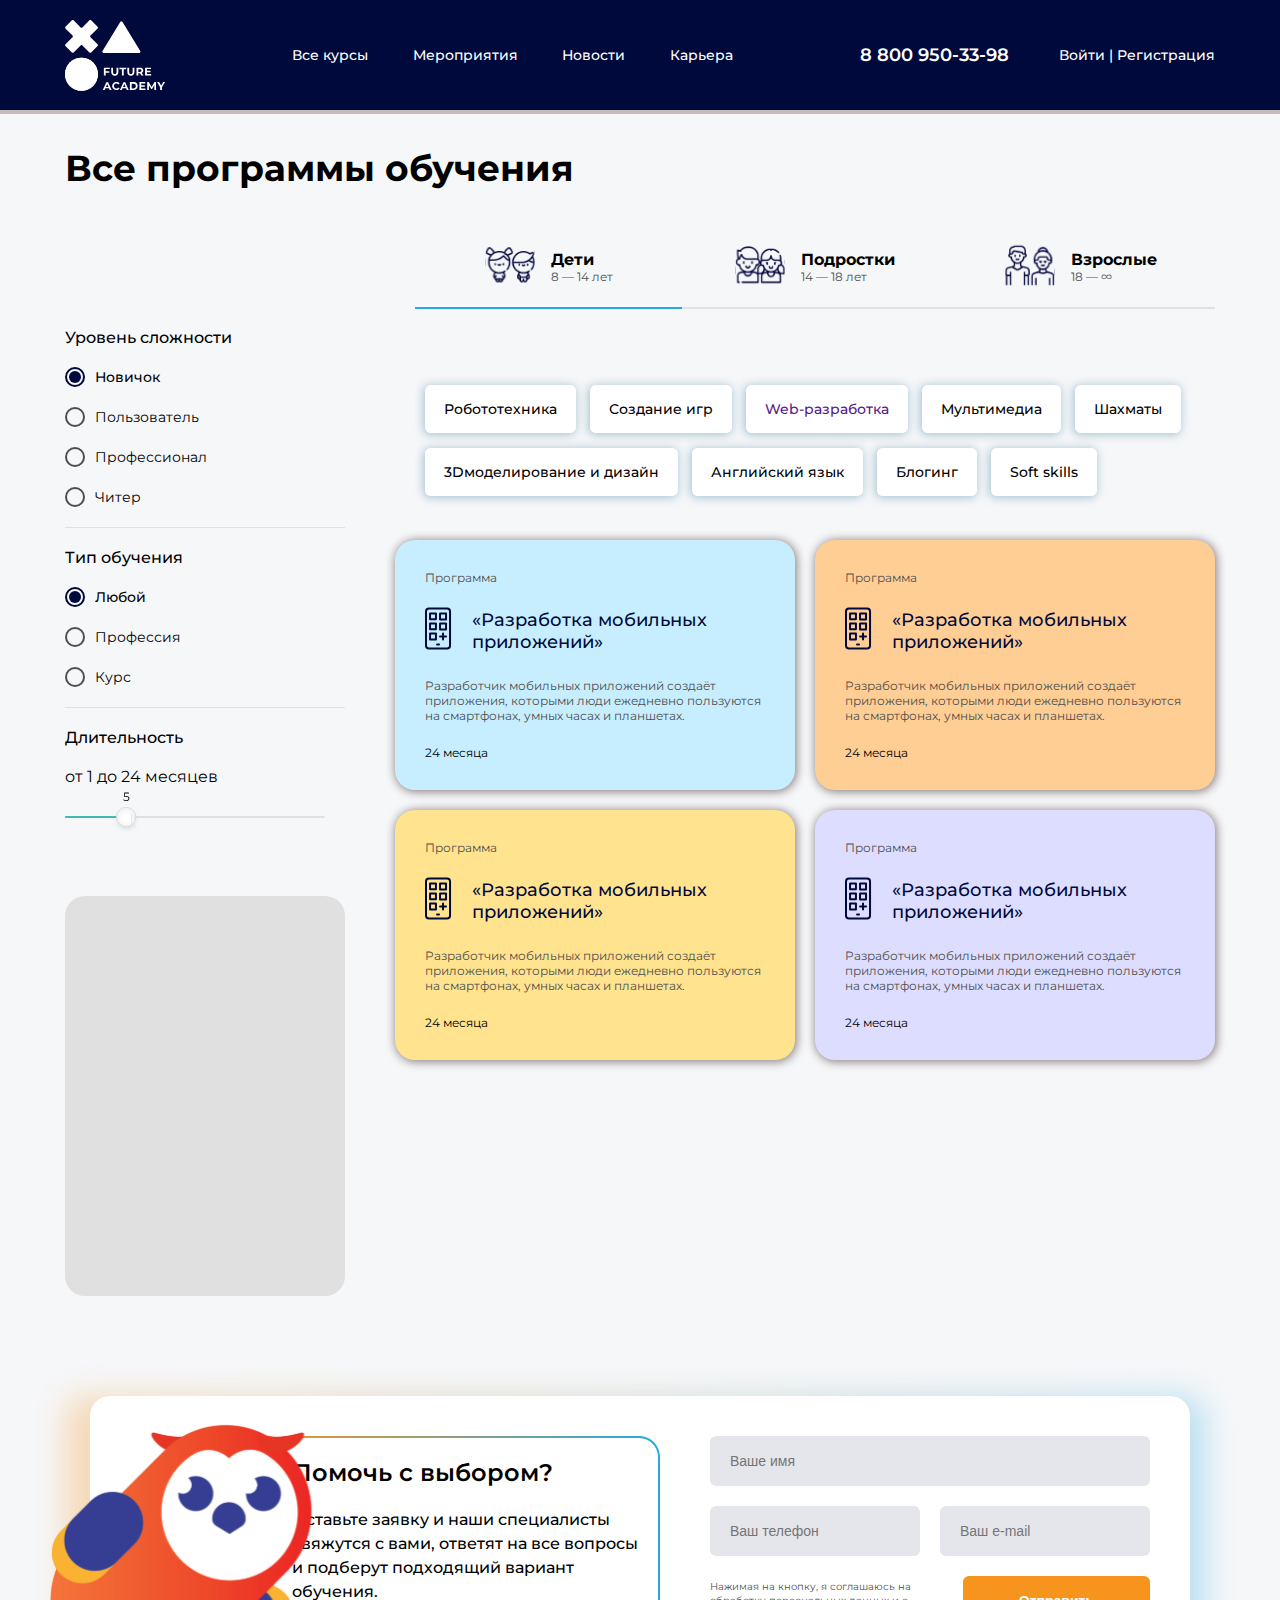
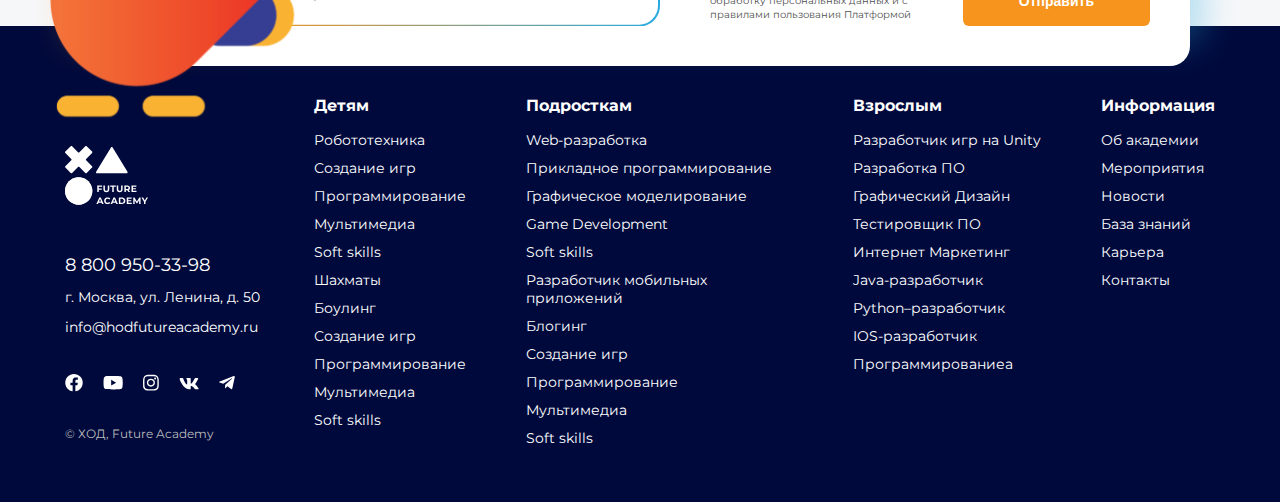
<file: courses.html>
<!DOCTYPE html>
<html lang="en">
<head>
    <meta charset="UTF-8">
    <meta http-equiv="X-UA-Compatible" content="IE=edge">
    <meta name="viewport" content="width=device-width, initial-scale=1.0">
    <title>Document</title>
    <link rel="preconnect" href="https://fonts.googleapis.com">
    <link rel="preconnect" href="https://fonts.gstatic.com" crossorigin>
    <link href="https://fonts.googleapis.com/css2?family=Montserrat:wght@300;400;500;600;700;900&display=swap" rel="stylesheet">
    <link rel="stylesheet" href="./lib/noUiSlider/nouislider.min.css">
    <link rel="stylesheet" href="./lib/ui-components-master/ChiefSlider/chief-slider.min.css">
    <link rel="stylesheet" href="./css/style.css">
    <link rel="stylesheet" href="./css/basic.css">
</head>
<body>
    <header class="header">
        <div class="nav header-dark"></div>
        <div class="mobile-block">
            <div class="mobile-menu">
            
            </div>
        </div>
    </header>
    <container class="container">
        <div class="grey-block">
            <div class="courses">
                <div class="box">
                    <div class="courses__title title tilte-dark">Все программы обучения</div>
                    <div class="courses__block">
                        <div class="courses__left">
                            <div class="widget-block">
                                <form action="">
                                    <div class="widget">
                                        <div class="widget-title">Уровень сложности</div>
                                        <div class="widget-body">
                                            <label class="radio">
                                                <input type="radio" class="radio-input" name="term" checked>
                                                <span class="radio-fake"></span>
                                                <span class="radio-title">Новичок</span>
                                            </label>
                                            <label class="radio">
                                                <input type="radio" class="radio-input" name="term" id="">
                                                <span class="radio-fake"></span>
                                                <span class="radio-title">Пользователь</span>
                                            </label>
                                            <label class="radio">
                                                <input type="radio" class="radio-input" name="term" id="">
                                                <span class="radio-fake"></span>
                                                <span class="radio-title">Профессионал</span>
                                            </label>
                                            <label class="radio">
                                                <input type="radio" class="radio-input" name="term" id="">
                                                <span class="radio-fake"></span>
                                                <span class="radio-title">Читер</span>
                                            </label>
                                        </div>
                                    </div>
                                    <div class="widget">
                                        <div class="widget-title">Тип обучения</div>
                                        <div class="widget-body">
                                            <label class="radio">
                                                <input type="radio" class="radio-input" name="learn" checked>
                                                <span class="radio-fake"></span>
                                                <span class="radio-title">Любой</span>
                                            </label>
                                            <label class="radio">
                                                <input type="radio" class="radio-input" name="learn" id="">
                                                <span class="radio-fake"></span>
                                                <span class="radio-title">Профессия</span>
                                            </label>
                                            <label class="radio">
                                                <input type="radio" class="radio-input" name="learn" id="">
                                                <span class="radio-fake"></span>
                                                <span class="radio-title">Курс</span>
                                            </label>
                                        </div>
                                    </div>
                                    <div class="widget">
                                        <div class="widget-title">Длительность</div>
                                        <div class="widget-progress">от 1 до 24 месяцев</div>
                                        <div id="slider"></div>
                                    </div>
                                </form>
                                <div class="target">
                                    <div class="target-body"></div>
                                </div>
                            </div>
                        </div>
                        <div class="courses__right">
                            <div class="container__md1-right slider">
                                <div class="slider__wrapper md1-slider">
                                    <nav class="slider__indicators">
                                        <li class="slider-item" data-section="1" data-slide-to="1">
                                            <div class="slider-text slider-display" data-section="1" data-slide-to="1">
                                                <div class="slider-text-title" data-section="1" data-slide-to="1">Дети <span data-section="1" data-slide-to="1">8 — 14 лет</span></div>
                                            </div>
                                            <div class="slider-border" data-section="1" data-slide-to="1"></div>
                                        </li>
                                        <li class="slider-item" data-section="2" data-slide-to="2">
                                            <div class="slider-text2 slider-display" data-section="2" data-slide-to="2">
                                                <div class="slider-text-title" data-section="2" data-slide-to="2">Подростки <span data-section="2" data-slide-to="2">14 — 18 лет</span></div>
                                            </div>
                                            <div class="slider-border" data-section="2" data-slide-to="2"></div>
                                        </li>
                                        <li class="slider-item" data-section="3" data-slide-to="3">
                                            <div class="slider-text3 slider-display" data-section="3" data-slide-to="3">
                                                <div class="slider-text-title" data-section="3" data-slide-to="3">Взрослые <span data-section="3" data-slide-to="3">18 — ∞ </span></div>
                                            </div>
                                            <div class="slider-border" data-section="3" data-slide-to="3"></div>
                                        </li>
                                    </nav>
                                    <div class="slider__items container__md1-items">
                                        <div class="slider__item container__md1-item" data-section="1">
                                                <span class="container__md1-link">Робототехника</span>
                                                <span class="container__md1-link">Создание игр</span>
                                                <a href="" class="container__md1-link">Web-разработка</a>
                                                <span class="container__md1-link">Мультимедиа</span>
                                                <span class="container__md1-link">Шахматы</span>
                                                <span class="container__md1-link">3Dмоделирование и дизайн</span>
                                                <span class="container__md1-link">Английский язык</span>
                                                <span class="container__md1-link">Блогинг</span>
                                                <span class="container__md1-link">Soft skills</span>
                                        </div>
                                        <div class="slider__item container__md1-item" data-section="2">
                                                <span class="container__md1-link"><span class="container__md1-link-text">Робототехника</span><span class="container__md1-blur"></span></span>
                                                <span class="container__md1-link">Создание игр</span>
                                                <span class="container__md1-link">Web-разработка</span>
                                                <span class="container__md1-link">Мультимедиа</span>
                                                <span class="container__md1-link">Шахматы</span>
                                                <span class="container__md1-link">3Dмоделирование и дизайн</span>
                                                <span class="container__md1-link">Английский язык</span>
                                                <span class="container__md1-link">Блогинг</span>
                                                <span class="container__md1-link">Soft skills</span>
                                        </div>
                                        <div class="slider__item container__md1-item" data-section="3">
                                                <span class="container__md1-link"><span class="container__md1-link-text">Робототехника</span><span class="container__md1-blur"></span></span>
                                                <span class="container__md1-link">Создание игр</span>
                                                <span class="container__md1-link">Web-разработка</span>
                                                <span class="container__md1-link">Мультимедиа</span>
                                                <span class="container__md1-link">Шахматы</span>
                                                <span class="container__md1-link">3Dмоделирование и дизайн</span>
                                                <span class="container__md1-link">Английский язык</span>
                                                <span class="container__md1-link">Блогинг</span>
                                                <span class="container__md1-link">Soft skills</span>
                                        </div>
                                    </div>
                                </div>
                            </div>
                            <div class="courses__items">
                                
                            </div>
                        </div>
                    </div>
                </div>
            </div>
        </div>
    </container>
    <footer class="footer footer-with-block"></footer>

    <script src="./lib/wNumb/wNumb.min.js"></script>
    <script src="./lib/noUiSlider/nouislider.min.js"></script>
    <script src="./js/header/header.js"></script>
    <script defer src="./lib/ui-components-master/ChiefSlider/chief-slider.min.js"></script>
    <script>
        document.addEventListener('DOMContentLoaded', function(){
            const slider = new ChiefSlider('.slider', {
                loop: true,
                autoplay: false,
                swipe: true,
                refresh: true,
            })
        })
    </script>
    <script src="./js/courses/courses.js"></script>
    <script src="./js/tel.js"></script>
    <script src="./js/footer/footer.js"></script>
</body>
</html>
</file>
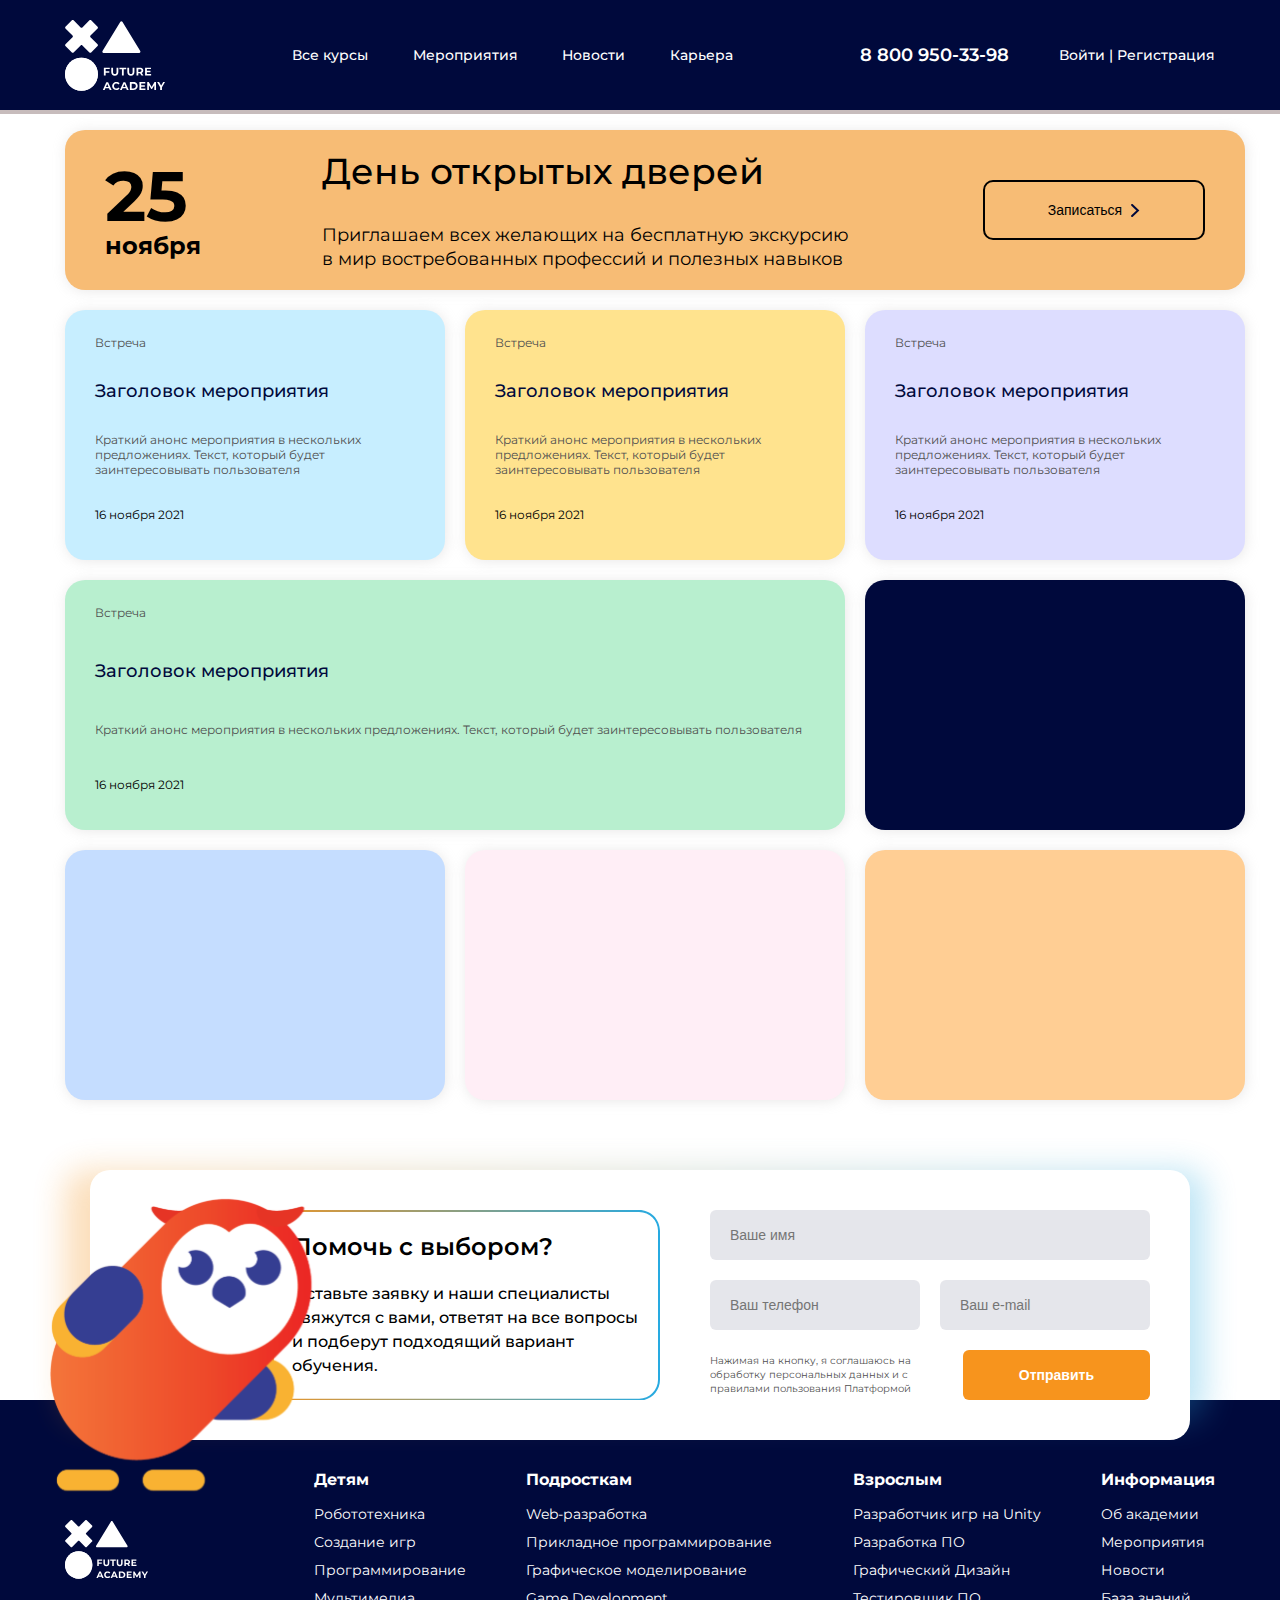
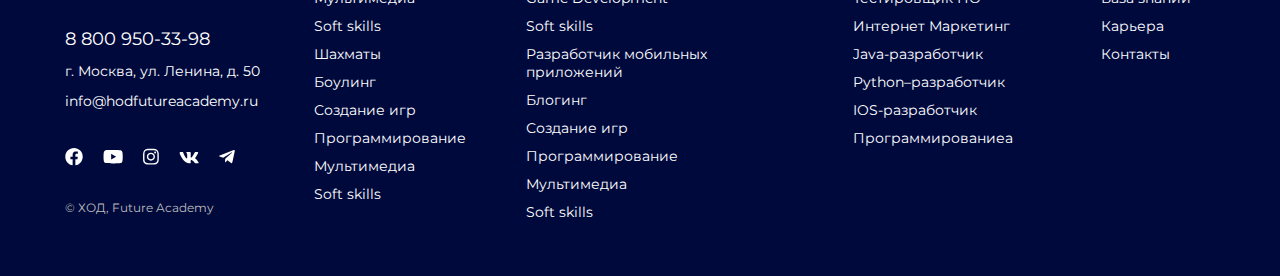
<file: events.html>
<!DOCTYPE html>
<html lang="en">
<head>
    <meta charset="UTF-8">
    <meta http-equiv="X-UA-Compatible" content="IE=edge">
    <meta name="viewport" content="width=device-width, initial-scale=1.0">
    <title>Document</title>
    <link rel="preconnect" href="https://fonts.googleapis.com">
    <link rel="preconnect" href="https://fonts.gstatic.com" crossorigin>
    <link href="https://fonts.googleapis.com/css2?family=Montserrat:wght@300;400;500;600;700;900&display=swap" rel="stylesheet">
    <link rel="stylesheet" href="./css/style.css">
    <link rel="stylesheet" href="./css/basic.css">
</head>
<body>
    <header class="header">
        <div class="nav header-dark"></div>
        <div class="mobile-block">
            <div class="mobile-menu">
            
            </div>
        </div>
    </header>

    <container class="container">
        <div class="container__events">
            <div class="box">
                <div class="container__events-items">
                    <div class="container__md6-item item1">
                        <div class="container__md6-date">
                            <div class="container__md6-num">25</div>
                            <div class="container__md6-month">ноября</div>
                        </div>
                        <div class="container__md6-text">
                            <div class="container__md6-title">День открытых дверей </div>
                            <div class="container__md6-subtitle">Приглашаем всех желающих на бесплатную экскурсию в мир востребованных профессий и полезных навыков</div>
                        </div>
                        <div class="container__md6-btn">
                            <button class="container__md6-button">Записаться</button>
                        </div>
                    </div>
                    <div class="container__events-item item6 item380">
                        <div class="container__events-subtitle">Встреча</div>
                        <div class="container__events-title">Заголовок мероприятия</div>
                        <div class="container__events-text">Краткий анонс мероприятия в нескольких предложениях. Текст, который будет заинтересовывать пользователя</div>
                        <div class="container__events-date">16 ноября 2021</div>
                    </div>
                    <div class="container__events-item item7 item380">
                        <div class="container__events-subtitle">Встреча</div>
                        <div class="container__events-title">Заголовок мероприятия</div>
                        <div class="container__events-text">Краткий анонс мероприятия в нескольких предложениях. Текст, который будет заинтересовывать пользователя</div>
                        <div class="container__events-date">16 ноября 2021</div>
                    </div>
                    <div class="container__events-item item8 item380">
                        <div class="container__events-subtitle">Встреча</div>
                        <div class="container__events-title">Заголовок мероприятия</div>
                        <div class="container__events-text">Краткий анонс мероприятия в нескольких предложениях. Текст, который будет заинтересовывать пользователя</div>
                        <div class="container__events-date">16 ноября 2021</div>
                    </div>
                    <div class="container__events-item item9">
                        <div class="container__events-subtitle">Встреча</div>
                        <div class="container__events-title">Заголовок мероприятия</div>
                        <div class="container__events-text">Краткий анонс мероприятия в нескольких предложениях. Текст, который будет заинтересовывать пользователя</div>
                        <div class="container__events-date">16 ноября 2021</div>
                    </div>
                    <div class="container__events-item item10 item380"></div>
                    <div class="container__events-item item11 item380"></div>
                    <div class="container__events-item item12 item380"></div>
                    <div class="container__events-item item13 item380"></div>
                </div>
            </div>
        </div>
    </container>

    <footer class="footer footer-with-block"></footer>

    <script src="./js/header/header.js"></script>
    <script src="./js/tel.js"></script>
    <script src="./js/footer/footer.js"></script>
</body>
</html>
</file>
<file: css/style.css>
@charset "UTF-8";
.nav {
  display: flex;
  height: 110px;
  align-items: center;
  font-size: 14px;
  font-weight: 500;
  position: relative;
  justify-content: center;
}

.nav-logo {
  background: url("./../img/header/Group 1.svg");
  height: 71px;
  width: 100px;
  background-size: cover;
  background-position: center;
}

.nav-logo-dark {
  background: url("./../img/header/Group 1 (1).svg");
  height: 71px;
  width: 100px;
  background-size: cover;
  background-position: center;
}

.nav-list {
  display: flex;
  align-items: center;
  height: 100%;
  flex: 0.7;
}

.nav-list-item {
  height: 100%;
  padding-top: 4px;
  display: flex;
  align-items: center;
  flex-grow: 1;
  justify-content: center;
  white-space: bottom;
  position: relative;
  border-bottom: 4px solid transparent;
}

.nav-list-item:hover {
  border-color: black;
  text-decoration: none;
}

.nav-contact {
  display: flex;
  align-items: center;
  gap: 50px;
}

.nav-contact-tel {
  font-size: 18px;
  font-weight: 600;
  color: #00093C;
  text-decoration: none;
}

.nav-block {
  height: 110px;
  width: 100%;
  display: flex;
  align-items: center;
  margin: 0 auto;
  position: fixed;
  background-color: #ffffff;
  z-index: 10000000;
}

.nav-block .box {
  height: 100%;
}

.nav progress {
  position: absolute;
  top: 110px;
  height: 4px;
  width: 100%;
  z-index: 30;
  border-radius: 0px;
  background-color: #ffffff;
}

.nav progress::-webkit-progress-bar {
  background-color: #c7bcbc;
}

.nav progress::-webkit-progress-value {
  background-color: #6565a8;
}

.nav .box {
  height: 100%;
}

.header-light a {
  color: #000000;
}

.header-dark .nav-list-item:hover {
  border-color: #ffffff;
}

.row {
  position: relative;
  height: 480px;
  overflow: hidden;
}

.row-img {
  background: url("./../img/header/row/slider 1.svg");
  background-size: cover;
  height: 480px;
  width: 100%;
  position: absolute;
  top: 0;
  z-index: 0;
}

.row-block {
  position: relative;
  width: 1032px;
}

.row-block-img {
  position: absolute;
  width: 100%;
  height: 100%;
}

.row-bck {
  background-color: #00093C;
  height: 100%;
  position: relative;
  display: flex;
  justify-content: right;
}

.row-bck2 {
  background: url("./../img/header/row/Group 594.svg");
  height: 442px;
  width: 1014px;
  top: 19px;
  right: 0;
}

.row-text {
  position: absolute;
  width: 575px;
  color: #ffffff;
  right: 87px;
  top: 126px;
}

.row-title {
  font-size: 36px;
  font-weight: 700;
}

.row-title1 {
  padding-bottom: 26px;
}

.row-title2 {
  padding-bottom: 40px;
}

.row-plus {
  background: url("./../img/header/row/Vector.svg");
  width: 130px;
  height: 130px;
  right: 701px;
  top: 73px;
}

.row-ball {
  background: url("./../img/header/row/Vector (2).svg");
  width: 120px;
  height: 120px;
  top: 35px;
  right: -48px;
}

.row-line1 {
  background: url("./../img/header/row/Vector 181.svg");
  height: 132px;
  width: 339px;
  bottom: -9px;
  right: 535px;
}

.row-thirty {
  background: url("./../img/header/row/Vector (1).svg");
  width: 100px;
  height: 82px;
  right: 292px;
  top: 340px;
}

.row-plus2 {
  background: url("./../img/header/row/Vector (3).svg");
  width: 85px;
  height: 85px;
  bottom: 283px;
  right: 300px;
}

.row-line2 {
  background: url("./../img/header/row/Vector 178.svg");
  height: 267px;
  width: 127px;
  bottom: -47px;
  left: 1534px;
}

.row-items {
  width: 50%;
  height: 480px;
  position: relative;
  z-index: 5;
}

.container__md1 {
  display: flex;
  gap: 40px;
  padding: 105px 0 150px;
}

.container__md1-left {
  position: relative;
}

.container__md1-message {
  background: url("./../img/container/md1/Union.svg");
  width: 274px;
  height: 230px;
  background-size: cover;
  background-position: center;
  font-size: 18px;
  font-weight: 600;
  padding: 20px 0 0 20px;
}

.container__md1-union {
  background: url("./../img/container/md1/Сова-01 1.svg");
  width: 168px;
  height: 190px;
  position: absolute;
  left: -40px;
  top: 180px;
}

.container__md1-link {
  padding: 15px 19px;
  border-radius: 6px;
  position: relative;
  z-index: 10;
  background-color: #ffffff;
  font-size: 14px;
  box-shadow: -1px 1px 9px 1px #5d97b080;
  font-weight: 500;
  line-height: 63px;
  max-height: 48px;
  margin-right: 20px;
}

.container__md1-block {
  display: flex;
  gap: 20px;
}

.container__md1-items {
  height: 200px;
  padding-top: 38px;
}

.container__md1-item {
  width: 800px !important;
  opacity: 0;
  transition: all 0.6s ease-in;
  padding-left: 10px;
}

.container__md1-item.slider__item_active {
  opacity: 1;
}

.container__md1 .slider-item {
  height: 70px;
}

.container__md1 .slider__items {
  gap: 0 !important;
}

.container__md1 .slider__wrapper {
  margin: 0;
}

.container__md2 {
  overflow: hidden;
}

.container__md2-block {
  width: 780px;
  height: 436px;
  margin: 0 auto;
  position: relative;
}

.container__md2-video {
  width: 100%;
  height: 100%;
  position: relative;
  background: url("./../img/container/md2/603123.png");
  z-index: 2;
}

.container__md2-bck {
  width: 780px;
  height: 436px;
  left: 0;
  top: 0;
  background-color: #00093C;
  opacity: 0.5;
  border-radius: 20px;
  z-index: 3;
}

.container__md2-line {
  top: -68px;
  left: -96px;
  z-index: 1;
}

.container__md2-line::before {
  content: url("./../img/container/md2/Vector.svg");
}

.container__md2-line2 {
  top: -58px;
  right: -244px;
}

.container__md2-line2::before {
  content: url("./../img/container/md2/Vector 184.svg");
}

.container__md2-line3 {
  right: -144px;
  bottom: -161px;
}

.container__md2-line3::before {
  content: url("./../img/container/md2/Vector (1).svg");
}

.container__md2-line4 {
  bottom: 24px;
  left: -266px;
}

.container__md2-line4::before {
  content: url("./../img/container/md2/Vector 183.svg");
}

.container__md3 {
  padding: 110px 0 80px;
}

.container__md3-title {
  font-size: 24px;
  font-weight: 700;
  width: 770px;
  padding-bottom: 50px;
}

.container__md3-items {
  display: flex;
  gap: 80px;
}

.container__md3-item-text {
  font-size: 20px;
  font-weight: 500;
  display: flex;
  flex-direction: column;
  gap: 20px;
}

.container__md3-item-text1::before {
  content: url("./../img/container/md3/600 (1).svg");
}

.container__md3-item-text2::before {
  content: url("./../img/container/md3/82.svg");
}

.container__md3-item-text3::before {
  content: url("./../img/container/md3/14 795.svg");
}

.container__md4 {
  background-color: #00093C;
  height: 600px;
  position: relative;
  text-align: center;
  margin: 0 auto;
  overflow: hidden;
  display: flex;
  flex-direction: column;
  align-items: center;
}

.container__md4-block {
  width: auto;
  position: relative;
}

.container__md4-bckg {
  background: url("./../img/container/md4/Group 788.svg");
  height: 550px;
  width: 1920px;
  top: 19px;
  left: 50%;
  margin-left: -960px;
  background-size: cover;
  background-position: center;
  z-index: 1;
}

.container__md4-title {
  padding: 60px 0 44px;
}

.container__md4-plus {
  top: 50px;
  left: 292px;
}

.container__md4-plus::before {
  content: url("./../img/container/md4/Vector.svg");
}

.container__md4-line {
  top: 377px;
  left: 930px;
}

.container__md4-line::before {
  content: url("./../img/container/md4/Vector (1).svg");
}

.container__md4-ball {
  right: 290px;
  bottom: 71px;
}

.container__md4-ball::before {
  content: url("./../img/container/md4/Vector (2).svg");
}

.container__md4-line2 {
  left: -5px;
  bottom: 63px;
}

.container__md4-line2::before {
  content: url("./../img/container/md4/Vector 189.svg");
}

.container__md4-line3 {
  right: 302px;
  top: -12px;
}

.container__md4-line3::before {
  content: url("./../img/container/md4/Vector 188.svg");
}

.container__md4 .slider__wrapper {
  width: 100%;
  overflow: static;
}

.container__md4 .slider__items .slider__item {
  width: 280px !important;
  flex: 0;
}

.container__md5 {
  padding: 85px 0 340px;
}

.container__md5-img {
  width: 60px;
  height: 60px;
  margin-bottom: 30px;
}

.container__md5-img-text1 {
  background: url("./../img/container/md5/Group 797.svg");
  background-repeat: no-repeat;
  background-position: center;
}

.container__md5-img-text2 {
  background: url("./../img/container/md5/Group 798.svg");
  background-repeat: no-repeat;
  background-position: center;
}

.container__md5-img-text3 {
  background: url("./../img/container/md5/Group 800.svg");
  background-repeat: no-repeat;
  background-position: center;
}

.container__md5-img-text4 {
  background: url("./../img/container/md5/Group 801.svg");
  background-repeat: no-repeat;
  background-position: center;
}

.container__md5-items {
  display: flex;
  font-size: 18px;
  font-weight: 500;
  gap: 20px;
  padding: 60px 0;
}

.container__md5-item {
  width: 280px;
}

.container__md5-item-text {
  display: flex;
  flex-direction: column;
  gap: 18px;
}

.container__md6 {
  padding: 0 0 100px;
}

.container__md6-num {
  font-size: 70px;
  font-weight: bold;
  line-height: 70px;
}

.container__md6-month {
  font-size: 24px;
  font-weight: 700;
}

.container__md6-title {
  font-size: 36px;
  font-weight: 500;
}

.container__md6-subtitle {
  font-size: 18px;
  max-width: 540px;
  line-height: 24px;
}

.container__md6-items {
  display: grid;
  gap: 20px;
  grid-template-areas: 'item1 item1 item1' 'item2 item3 item4' 'item2 item5 item5';
}

.container__md6 a {
  color: #000000;
}

.container__md6-item {
  border-radius: 20px;
  padding: 40px 40px;
  display: flex;
  align-items: center;
  justify-content: space-between;
  box-shadow: 1px 1px 13px #bab7b751;
}

.container__md6-item-title {
  font-size: 24px;
  font-weight: 500;
}

.container__md6-button {
  height: 60px;
  outline: none;
  border: 2px solid #000000;
  border-radius: 10px;
  width: 222px;
  background-color: transparent;
  font-size: 14px;
  font-weight: 500;
  display: flex;
  align-items: center;
  justify-content: center;
  gap: 9px;
}

.container__md6-button::after {
  content: url("./../img/container/md6/Vector 137.svg");
  margin-top: 3px;
}

.container__md6-text {
  display: flex;
  flex-direction: column;
  gap: 30px;
}

.container__md6 .item1 {
  height: 340px;
}

.container__events {
  padding: 20px 0 300px;
}

.container__events-item {
  border-radius: 20px;
  padding: 25px 30px 38px;
  display: flex;
  flex-direction: column;
  justify-content: space-between;
  box-shadow: 1px 1px 13px #bab7b751;
}

.container__events-subtitle, .container__events-text {
  font-size: 12px;
  color: #4F4F4F;
}

.container__events-title {
  font-size: 18px;
  font-weight: 500;
  color: #00093C;
}

.container__events-date {
  font-size: 12px;
}

.container__events-items {
  display: grid;
  grid-template-areas: 'item1 item1 item1' 'item6 item7 item8' 'item9 item9 item10' 'item11 item12 item13';
  gap: 20px;
}

.career__box {
  position: relative;
  height: 100%;
  display: flex;
  flex-direction: column;
  align-items: flex-start;
  justify-content: left;
  text-align: left;
}

.career__row {
  background-color: #00093C;
  height: 480px;
  overflow: hidden;
  color: #ffffff;
}

.career__row-button {
  height: 50px;
  position: relative;
  z-index: 10;
}

.career__row-line1 {
  top: 73px;
  left: -170px;
}

.career__row-line1::before {
  content: url("./../img/container/career/row/Vector.svg");
}

.career__row-line2 {
  left: -170px;
  bottom: 70px;
}

.career__row-line2::before {
  content: url("./../img/container/career/row/Vector 181.svg");
}

.career__row-line3 {
  left: 490px;
  top: 300px;
}

.career__row-line3::before {
  content: url("./../img/container/career/row/Vector (1).svg");
}

.career__row-line4 {
  top: 90px;
  left: 740px;
}

.career__row-line4::before {
  content: url("./../img/container/career/row/Vector (2).svg");
}

.career__row-line5 {
  top: 180px;
  left: 1290px;
}

.career__row-line5::before {
  content: url("./../img/container/career/row/Vector (3).svg");
}

.career__row-line6 {
  top: 380px;
  left: 1125px;
}

.career__row-line6::before {
  content: url("./../img/container/career/row/Vector 182.svg");
}

.career__row-img1 {
  top: 230px;
  left: 730px;
}

.career__row-img1::before {
  content: url("./../img/container/career/row/Mask Group (1).png");
}

.career__row-img2 {
  top: 35px;
  left: 890px;
}

.career__row-img2::before {
  content: url("./../img/container/career/row/Mask Group.png");
}

.career__row-img3 {
  top: 214px;
  left: 1015px;
}

.career__row-img3::before {
  content: url("./../img/container/career/row/Mask Group (2).png");
}

.career__row-title {
  font-size: 42px;
  font-weight: 700;
}

.career__row-subtitle {
  font-size: 24px;
  font-weight: 600;
  padding: 40px 0 134px;
}

.career__row-info {
  height: 100%;
  padding-top: 123px;
}

.career__job {
  padding: 64px 0 125px;
}

.career__job-items {
  display: grid;
  grid-template-columns: repeat(3, auto);
  grid-auto-rows: 210px;
  gap: 20px;
  padding: 20px 0 0;
}

.career__job-item {
  width: 380px;
  height: 210px;
  padding: 30px;
  display: flex;
  flex-direction: column;
  justify-content: space-between;
  margin: 10px 0;
  border-radius: 20px;
  cursor: pointer;
  transition: all 0.2s ease-in;
}

.career__job-item-title {
  font-size: 20px;
  font-weight: 500;
}

.career__job-item-text {
  font-size: 12px;
  color: #4F4F4F;
}

.career__job-item-price {
  color: #00093C;
  font-size: 28px;
  font-weight: 700;
}

.career__job-item:hover {
  opacity: 0.7;
}

.career__job-item1 {
  background-color: #C5DDFF;
}

.career__job-item2 {
  background-color: #B8EFCF;
}

.career__job-item3 {
  background-color: #FFCE94;
}

.career__job-item4 {
  background-color: #C7EEFF;
}

.career__job-item5 {
  background-color: #FFE38E;
}

.career__work {
  padding-bottom: 100px;
}

.career__work-items {
  display: grid;
  grid-template-columns: repeat(6, 180px);
  grid-template-rows: repeat(2, 120px);
  gap: 20px;
  padding-top: 30px;
}

.career__work-item {
  width: 180px;
  height: 120px;
  border-radius: 20px;
  box-shadow: 1px 1px 13px #bab7b751;
  background-size: cover;
  background-repeat: no-repeat;
  cursor: pointer;
  transition: all 0.2s ease-in;
}

.career__work-item1 {
  background: url("./../img/container/career/work/image 25.svg");
  background-repeat: no-repeat;
  background-position: center;
  background-color: #ffffff;
}

.career__work-item2 {
  background: url("./../img/container/career/work//image 37.svg");
  background-repeat: no-repeat;
  background-position: center;
  background-color: #ffffff;
}

.career__work-item3 {
  background: url("./../img/container/career/work/image 38.svg");
  background-repeat: no-repeat;
  background-position: center;
  background-color: #ffffff;
}

.career__work-item4 {
  background: url("./../img/container/career/work/image 39.svg");
  background-repeat: no-repeat;
  background-position: center;
  background-color: #ffffff;
}

.career__work-item:hover {
  opacity: 0.6;
}

.career__employ {
  background-color: #00093C;
  color: #ffffff;
  text-align: center;
  padding: 36px 0 60px;
}

.career__employ-items {
  display: flex;
  align-items: center;
  justify-content: center;
  gap: 70px;
  padding: 46px 0 30px;
}

.career__employ-item {
  width: 280px;
  height: 194px;
  position: relative;
  display: flex;
  align-items: center;
  justify-content: center;
  flex-direction: column;
  text-align: center;
  gap: 32px;
}

.career__employ-item-text {
  font-size: 14px;
}

.career__employ-img1::before {
  content: url("./../img/container/career/employ/Vector (3).svg");
}

.career__employ-img2::before {
  content: url("./../img/container/career/employ/Vector (4).svg");
}

.career__employ-img3::before {
  content: url("./../img/container/career/employ/Vector (5).svg");
}

.career__employ-img6 {
  bottom: 10px;
}

.career__employ-img6::before {
  content: url("./../img/container/career/employ/1.svg");
}

.career__employ-img4 {
  bottom: 10px;
}

.career__employ-img4::before {
  content: url("./../img/container/career/employ/2.svg");
}

.career__employ-img5 {
  bottom: 10px;
}

.career__employ-img5::before {
  content: url("./../img/container/career/employ/3.svg");
}

.career__dream-items {
  position: relative;
  display: flex;
  justify-content: right;
  gap: 20px;
  padding: 110px 0 120px;
}

.career__dream-item {
  width: 246px;
  height: 161px;
  display: flex;
  flex-direction: column;
  gap: 15px;
}

.career__dream-img1 {
  top: 110px;
  left: 0;
  background: url("./../img/container/career/dream/Union (1).svg");
  width: 352px;
  height: 130px;
  padding: 20px;
  font-size: 18px;
  font-weight: 500;
}

.career__dream-img2 {
  left: -43px;
  top: 186px;
}

.career__dream-img2::before {
  content: url("./../img/container/career/dream/Сова-01 1 (1).svg");
}

.career__dream-img3::before {
  content: url("./../img/container/career/dream/Vector (3).svg");
}

.career__dream-img4::before {
  content: url("./../img/container/career/dream/Vector (4).svg");
}

.career__dream-img5::before {
  content: url("./../img/container/career/dream/Vector (5).svg");
}

.career__dream-title {
  font-size: 24px;
  font-weight: 700;
}

.career__dream-text {
  font-size: 14px;
  color: #4F4F4F;
}

.career__success {
  background-color: #00093C;
  height: 600px;
  overflow: hidden;
  display: flex;
  flex-direction: column;
  align-items: center;
  justify-content: center;
  text-align: center;
}

.career__success-block {
  height: 100%;
  width: 1920px;
  position: relative;
}

.login {
  padding: 90px 0 100px;
  width: 580px;
  margin: 0 auto;
}

.login .slider__wrapper {
  width: 580px;
  margin: 0 auto;
  display: flex;
  flex-direction: column;
  justify-content: center;
  align-items: center;
}

.login .slider__indicators {
  width: 580px !important;
  justify-content: center;
}

.login .slider__indicators li {
  height: 36px;
  width: 50%;
}

.login .slider__items {
  display: flex;
  width: 580px;
}

.login__indicators-item {
  width: 280px;
  text-align: center;
  font-weight: 700;
}

.login__item {
  display: flex;
  flex-direction: column;
  align-items: center;
}

.login__item-input {
  width: 380px;
  margin: 0 auto;
  display: flex;
  flex-direction: column;
  gap: 20px;
  padding-top: 50px;
}

.login__item-title {
  font-size: 14px;
}

.login__item-soc {
  padding: 36px 0 32px;
  display: flex;
  flex-direction: column;
  align-items: center;
  gap: 20px;
}

.login__item-soc-link {
  display: flex;
  gap: 30px;
}

.login__item-btn {
  text-align: center;
}

.login-text {
  padding-bottom: 16px;
}

.news {
  padding-bottom: 330px;
}

.news-items {
  display: grid;
  grid-template-columns: repeat(3, 380px);
  grid-auto-rows: 500px;
  gap: 20px;
}

.news-item {
  border-radius: 20px;
  background-color: #ffffff;
  box-shadow: 0px 5px 10px 2px #497a8fa3;
  cursor: pointer;
  transition: all 0.2s ease-in-out;
}

.news-item:hover {
  opacity: 0.9;
  transform: translateY(-2px);
}

.news-info {
  padding: 20px 30px 30px;
  display: flex;
  flex-direction: column;
  gap: 20px;
}

.news-date {
  font-size: 12px;
}

.news-title {
  font-size: 18px;
  font-weight: 500;
  color: #00093C;
}

.news-subtitle {
  font-size: 12px;
  color: #4F4F4F;
  line-height: 18px;
}

.news-link {
  font-size: 14px;
  color: #00093C;
  font-weight: 500;
  display: flex;
  gap: 6px;
}

.news-link::after {
  content: url("./../img/container/news/Vector 211.svg");
  margin-top: 2px;
}

.news-img {
  border-top-right-radius: 20px;
  border-top-left-radius: 20px;
  height: 250px;
  width: 100%;
}

.news-page {
  padding-bottom: 330px;
}

.news-page-date {
  padding: 10px 0 15px;
  pointer-events: none;
}

.news-page-block {
  display: flex;
  justify-content: right;
  width: 980px;
  padding: 80px 0;
  position: relative;
}

.news-page-img {
  width: 780px;
  height: 436px;
  border-radius: 20px;
  position: relative;
  z-index: 10;
}

.news-page-text {
  font-size: 18px;
  line-height: 26px;
  width: 980px;
  pointer-events: none;
}

.news-vector {
  position: absolute;
  z-index: 1;
}

.news-vector1 {
  right: -150px;
  top: 369px;
}

.news-vector1::before {
  content: url("./../img/container/news/page/Vector (4).svg");
}

.news-vector2 {
  left: 109px;
  top: 14px;
}

.news-vector2::before {
  content: url("./../img/container/news/page/Vector (3).svg");
}

.news-vector3 {
  left: -50px;
  top: 364px;
  z-index: 15;
}

.news-vector3::before {
  content: url("./../img/container/news/page/Vector 183.svg");
}

.news-vector4 {
  right: -250px;
  top: 24px;
}

.news-vector4::before {
  content: url("./../img/container/news/page/Vector 184.svg");
}

.courses {
  padding-bottom: 330px;
  padding-top: 36px;
}

.courses__block {
  display: flex;
  justify-content: space-between;
  margin-top: 50px;
}

.courses__items {
  display: grid;
  grid-template-columns: repeat(2, 430px);
  gap: 20px;
  grid-template-rows: 250px;
  justify-content: right;
}

.courses__item {
  height: 250px;
  width: 430px;
  border-radius: 20px;
  padding: 30px;
  box-shadow: 1px 1px 10px 1px #8d8383;
  color: #4F4F4F;
  display: flex;
  flex-direction: column;
  justify-content: space-between;
}

.courses__item-subtitle {
  font-size: 12px;
}

.courses__item-title {
  font-size: 18px;
  font-weight: 500;
  color: #00093C;
  display: flex;
  align-items: center;
  gap: 20px;
}

.courses__item-title::before {
  content: url("./../img/container/courses/Group 815 (1).svg");
}

.courses__item-text {
  font-size: 12px;
}

.courses__item-date {
  font-size: 12px;
  color: #000000;
}

.courses__left {
  width: 280px;
  margin-top: 68px;
}

.courses__right {
  width: 880px;
}

.courses__right .slider__wrapper {
  padding: 0;
  margin: 0;
}

.noUi-connects {
  height: 2px !important;
  margin-top: 10px;
  background-color: #E0E0E0;
}

.noUi-base {
  align-self: center;
  height: 20px;
  position: relative;
}

.noUi-target {
  height: 2px !important;
  border: 0 !important;
}

.noUi-handle {
  height: 20px !important;
  width: 20px !important;
  border-radius: 50% !important;
  margin-top: -5px;
}

.noUi-touch-area {
  width: 20px !important;
  height: 20px !important;
  align-self: center;
}

.noUi-tooltip {
  width: 20px;
  height: 20px;
  font-size: 12px;
  border: 0;
  background-color: transparent;
}

.noUi-origin {
  height: 20px !important;
  position: static;
  display: flex;
  align-items: center;
  align-self: center;
  justify-content: center;
}

#slider {
  width: 260px;
  height: 20px;
  align-self: center;
  padding-top: 20px;
  background-color: transparent;
  border: 0;
  box-shadow: none;
}

.contact {
  padding: 20px 0 330px;
}

.contact__items {
  display: flex;
  justify-content: space-between;
  padding-top: 40px;
}

.contact__info {
  display: flex;
  flex-direction: column;
  justify-content: center;
  gap: 40px;
  font-size: 14px;
  font-weight: 500;
}

.contact__info-item {
  display: flex;
  flex-direction: column;
}

.contact__info-item:not(:last-child) {
  gap: 10px;
}

.contact__info-tel {
  font-size: 18px;
  font-weight: 600;
}

.contact__info-tel::before {
  content: url("./../img/container/contact/Group 158.svg");
}

.contact__info-mail::before {
  content: url("./../img/container/contact/Group 59.svg");
}

.contact__info-geo::before {
  content: url("./../img/container/contact/Union (1).svg");
}

.contact__info-soc {
  display: flex;
  flex-direction: column;
  gap: 15px;
  padding-top: 29px;
}

.contact__info-top {
  display: flex;
  gap: 20px;
}

.contact__img {
  width: 882px;
  height: 410px;
  background: url("./../img/container/contact/Rectangle 207.svg");
  background-repeat: no-repeat;
  background-size: cover;
  background-position: center;
}

.contact a {
  text-decoration: none;
  color: #000000;
}

.footer {
  color: #ffffff;
  font-size: 14px;
  position: relative;
}

.footer-items {
  display: flex;
  background-color: #00093C;
  padding: 70px 0 55px;
  gap: 80px;
}

.footer__contact {
  width: 200px;
  padding-top: 50px;
}

.footer__contact-logo {
  padding-bottom: 45px;
}

.footer__contact-logo::before {
  content: url("./../img/footer/Group 802.svg");
}

.footer__contact-tel {
  font-size: 18px;
}

.footer__contact-adress {
  padding: 12px 0;
}

.footer__contact-soc {
  display: flex;
  gap: 20px;
  padding: 37px 0 30px;
}

.footer__contact-soc-item {
  display: flex;
  align-items: center;
}

.footer__contact-soc-item1::before {
  content: url("./../img/footer/.svg");
}

.footer__contact-soc-item2::before {
  content: url("./../img/footer/.svg");
}

.footer__contact-soc-item3::before {
  content: url("./../img/footer/.svg");
}

.footer__contact-soc-item4::before {
  content: url("./../img/footer/.svg");
}

.footer__contact-soc-item5::before {
  content: url("./../img/footer/.svg");
}

.footer__contact-subtitle {
  font-size: 12px;
  color: #BDBDBD;
}

.footer__list {
  display: flex;
  gap: 60px;
}

.footer__list-items {
  display: flex;
  flex-direction: column;
  gap: 10px;
}

.footer__list-item {
  text-decoration: none;
  color: #ffffff;
  font-size: 14px;
  line-height: 18px;
  transition: all 0.2s ease-in;
}

.footer__list-item:hover {
  text-decoration: underline;
}

.footer__list-title {
  color: #ffffff;
  font-size: 16px;
  font-weight: 700;
  padding-bottom: 16px;
}

.footer__list-menu {
  max-width: 267px;
}

.footer a {
  color: #ffffff;
  text-decoration: none;
}

.footer-form {
  border-radius: 20px;
  background-color: #ffffff;
  margin: 0 auto;
  padding: 40px;
  color: #000000;
  position: relative;
  display: flex;
  gap: 50px;
  justify-content: right;
  width: 1100px;
  z-index: 10;
}

.footer-form-img {
  background: url("./../img/footer/Union.svg");
  height: 190px;
  width: 417px;
  background-repeat: no-repeat;
  background-size: cover;
  position: relative;
}

.footer-form-text {
  position: absolute;
  top: 22px;
  left: 49px;
  font-size: 16px;
  font-weight: 500;
  line-height: 24px;
  width: 350px;
}

.footer-form-title {
  font-size: 24px;
  font-weight: 600;
  line-height: 30px;
  padding-bottom: 20px;
}

.footer-form-right {
  width: 440px !important;
}

.footer-form-input {
  display: flex;
  flex-direction: column;
  gap: 20px;
}

.footer-form-input-name {
  width: 440px;
}

.footer-form-input-contact {
  display: flex;
  gap: 20px;
  width: 100%;
}

.footer-form-input-contact input {
  width: 210px;
}

.footer-form-btn {
  display: flex;
  align-items: center;
  justify-content: space-between;
  padding-top: 20px;
}

.footer-form-btn-text {
  font-size: 10px;
  line-height: 14px;
  color: #4F4F4F;
  width: 211px;
}

.footer-form-bird {
  position: absolute;
  top: 24px;
  left: -50px;
  width: 277px;
  height: 312px;
  background: url("./../img/footer/Сова-01 2.svg");
  background-size: cover;
}

.footer-form-bckg {
  width: 1140px;
  height: 250px;
  position: absolute;
  background: linear-gradient(90deg, #F7941D 0%, #27AAE1 100%);
  opacity: 0.3;
  filter: blur(16px);
  border-radius: 20px;
  z-index: 1;
  left: 0;
  top: 0;
  right: 0;
}

.footer-position {
  position: absolute;
  width: 1180px;
  top: -230px;
}

.footer .box {
  display: flex;
  justify-content: space-between;
}

.openings {
  padding-bottom: 330px;
}

.openings-items {
  width: 850px;
  padding: 40px 0 85px;
}

.openings-item {
  padding: 15px 19px;
  border-radius: 6px;
  position: relative;
  z-index: 10;
  background-color: #ffffff;
  font-size: 14px;
  box-shadow: -1px 1px 12px #27AAE1;
  font-weight: 500;
  line-height: 63px;
  max-height: 48px;
  margin-right: 20px;
}

.openings-block {
  box-shadow: 1px 1px 10px 1px #c1c0c0;
}

.openings-tab {
  height: 70px;
  width: 1180px;
  background-color: #ffffff;
  border-radius: 6px;
  display: flex;
  justify-content: space-between;
  padding: 0 30px;
  cursor: pointer;
}

.openings-tab p {
  margin: 0;
}

.openings-job {
  display: flex;
  align-items: center;
  justify-content: center;
  font-size: 18px;
  font-weight: 500;
  height: 100%;
}

.openings-city {
  font-size: 14px;
  color: #4F4F4F;
  font-weight: 500;
  display: flex;
  align-items: center;
  justify-content: space-between;
}

.openings ul {
  padding: 0 0 0 30px;
}

.openings ul li {
  list-style-type: disc;
  font-weight: 500;
}

.openings-info {
  background-color: #ffffff;
  padding: 0 30px 30px;
  font-size: 14px;
}

.openings-info-title {
  font-weight: 600;
}

.openings-tabs {
  display: flex;
  flex-direction: column;
  gap: 20px;
}

.openings-icon {
  width: 15px;
  height: 15px;
  background: url("./../img/container/openings/Group 882.svg");
  background-size: contain;
  background-position: center;
  transition: all 0.2s ease-in-out;
}

.openings-par {
  width: 160px;
  display: flex;
  justify-content: space-between;
  align-items: center;
}

.box {
  width: 1180px;
  margin: 0 auto;
}

.radio {
  display: flex;
  align-items: center;
  gap: 10px;
}

.radio-title {
  font-weight: 400;
  font-size: 14px;
}

.radio-input {
  width: 1px;
  height: 1px;
  opacity: 0;
  appearance: none;
  position: absolute;
}

.radio-fake {
  width: 20px;
  height: 20px;
  border-radius: 50%;
  border: 2px solid #4F4F4F;
  position: relative;
}

.radio-input:checked ~ .radio-title {
  font-weight: 500;
  font-size: 14px;
}

.radio-input:checked + .radio-fake {
  border-color: #00093C;
}

.radio-input:checked + .radio-fake::before {
  content: '';
  position: absolute;
  top: 50%;
  left: 50%;
  width: 12px;
  height: 12px;
  background: #00093C;
  border-radius: 50%;
  transform: translate(-50%, -50%);
}

.widget {
  padding: 20px 0;
}

.widget-body {
  display: flex;
  gap: 20px;
  flex-direction: column;
}

.widget-title {
  font-size: 16px;
  font-weight: 500;
  padding-bottom: 20px;
}

.widget:not(:last-child) {
  border-bottom: 1px solid #E0E0E0;
}

.target-body {
  width: 280px;
  height: 400px;
  margin-top: 70px;
  background-color: #E0E0E0;
  border-radius: 20px;
}

.grey-block {
  background-color: #f6f7f9;
}

.display {
  display: flex;
  justify-content: space-between;
  align-items: center;
  height: 100%;
}

.slider__indicators {
  display: flex;
  position: static;
  width: 880px;
  background-color: transparent;
  margin: 0;
  gap: 0;
}

.slider__indicators li {
  height: 100px;
  width: 33.3%;
  margin: 0;
  border: 0;
  text-indent: 0;
  background-color: transparent;
}

.slider__indicators li.active {
  background-color: transparent;
}

.slider__indicators li.active .slider-border {
  border-color: #27AAE1;
}

.slider-text::before {
  content: url("./../img/container/md1/right/children.svg");
}

.slider-text-title {
  display: flex;
  flex-direction: column;
  font-size: 16px;
  font-weight: 700;
  color: black;
}

.slider-text-title span {
  font-weight: 400;
  font-size: 12px;
  color: #4F4F4F;
}

.slider-text2::before {
  content: url("./../img/container/md1/right/children (1).svg");
}

.slider-text3::before {
  content: url("./../img/container/md1/right/family.svg");
}

.slider-display {
  display: flex;
  align-items: center;
  justify-content: center;
  gap: 16px;
  padding-bottom: 13px;
  background-color: transparent;
}

.slider-border {
  border-bottom: 2px solid #E0E0E0;
  width: 100%;
}

.slider-item {
  width: 100%;
  height: 60px;
}

.slider__item {
  height: 100%;
  display: inline-block;
}

.slider__items {
  gap: 20px !important;
}

li {
  list-style-type: none;
}

.absolute {
  position: absolute;
}

.title {
  font-size: 36px;
  font-weight: 700;
  pointer-events: none;
}

.title-light {
  color: #ffffff;
}

.title-dark {
  color: #000000;
}

.review-item {
  width: 280px !important;
  background-color: #ffffff;
  position: relative;
  z-index: 10;
  border-radius: 20px;
  padding: 20px;
  text-align: left;
  display: flex;
  flex-direction: column;
  gap: 8px;
  font-size: 14px;
  font-weight: 500;
  align-items: flex-start;
  pointer-events: none;
}

.review-info {
  display: flex;
  gap: 10px;
  padding-bottom: 10px;
}

.review-img {
  width: 40px !important;
  height: 40px !important;
  background: url("./../img/container/md4/user/Ellipse 185.svg");
}

.review-name {
  font-size: 14px;
  font-weight: 700;
}

.review-about {
  font-size: 12px;
  font-weight: 500;
  color: #4F4F4F;
  width: 190px;
}

.review-star {
  display: flex;
  align-items: center;
  gap: 8px;
  padding-top: 10px;
}

.review-star::before {
  content: url("./../img/container/md4/Star 1.svg");
  padding-top: 2px;
}

.review-window {
  width: 1200px;
  display: flex;
  align-items: flex-start;
  gap: 20px;
  position: relative;
  z-index: 50;
  overflow: auto;
  -ms-overflow-style: none;
  scrollbar-width: none;
  padding: 0 30px;
}

.review-window::-webkit-scrollbar {
  width: 0;
  height: 0;
}

.review-window .owl-item {
  width: 200px !important;
}

.review-window .owl-stage {
  width: 100% !important;
  display: flex;
}

.review-window .owl-stage-outer {
  width: 100%;
  margin: 0 auto;
}

.btn {
  outline: none;
  border: none;
  font-size: 14px;
  font-weight: 700;
  line-height: 26px;
  background-color: #F7941D;
  height: 50px;
  color: #ffffff;
  border-radius: 6px;
}

.btn-form {
  padding: 0 56px;
}

.btn-button {
  padding: 0 13px;
}

.btn-openings {
  padding: 0 20px;
}

.item1 {
  background-color: #F7BC75;
  width: 1180px;
  height: 160px;
  grid-area: item1;
}

.item2 {
  background-color: #C5DDFF;
  width: 480px;
  height: 460px;
  flex-direction: column;
  align-items: center;
  justify-content: space-between;
  padding: 30px 0 50px;
  text-align: center;
  grid-area: item2;
}

.item2-img::before {
  content: url("./../img/container/md6/monitor.svg");
}

.item3 {
  background-color: #B8EFCF;
  width: 330px;
  height: 220px;
  grid-area: item3;
  flex-direction: column;
}

.item3-img::before {
  content: url("./../img/container/md6/newspaper.svg");
}

.item4 {
  background-color: #FFEEF6;
  width: 330px;
  height: 220px;
  grid-area: item4;
  flex-direction: column;
}

.item4-img::before {
  content: url("./../img/container/md6/diagram.svg");
}

.item5 {
  width: 680px;
  height: 220px;
  background-color: #FFE38E;
  grid-area: item5;
  gap: 50px;
}

.item5-img {
  width: 98px;
  height: 98px;
  background: url("./../img/container/md6/Group 837.svg");
  background-size: cover;
}

h3 {
  margin: 0;
}

.header-light {
  background-color: #ffffff;
}

.header-dark {
  background-color: #00093C;
  color: #ffffff;
}

.header-dark a {
  color: #ffffff;
}

button {
  cursor: pointer;
}

.item6 {
  background-color: #C7EEFF;
  grid-area: item6;
}

.item7 {
  background-color: #FFE38E;
  grid-area: item7;
}

.item8 {
  background-color: #DDDDFF;
  grid-area: item8;
}

.item9 {
  width: 780px;
  height: 250px;
  grid-area: item9;
  background-color: #B8EFCF;
}

.item10 {
  grid-area: item10;
  background-color: #00093C;
}

.item11 {
  grid-area: item11;
  background-color: #C5DDFF;
}

.item12 {
  grid-area: item12;
  background-color: #FFEEF6;
}

.item13 {
  grid-area: item13;
  background-color: #FFCE94;
}

.item380 {
  width: 380px;
  height: 250px;
}

.slider__wrapper {
  width: 900px;
  overflow: hidden;
  padding-left: 20px;
  margin-left: 20px;
  margin-right: 40px;
}

.navigate {
  display: flex;
  gap: 10px;
  font-size: 12px;
  padding-top: 20px;
  padding-bottom: 15px;
}

.navigate a {
  color: #828282;
  text-decoration: none;
}

.navigate-icon::before {
  content: url("./../img/container/navigate/Vector 105 (1).svg");
}

.facebook::before {
  content: url("./../img/container/contact/.svg");
}

.youtube::before {
  content: url("./../img/container/contact/.svg");
}

.inst::before {
  content: url("./../img/container/contact/.svg");
}

.vk::before {
  content: url("./../img/container/contact/.svg");
}

.telegram::before {
  content: url("./../img/container/contact/.svg");
}

.yandex::before {
  content: url("./../img/container/contact/Group 921.svg");
}

.mobile-menu {
  display: none;
}

.mobile-bck {
  display: none;
}

input {
  height: 50px;
  display: flex;
  align-items: center;
  background-color: rgba(0, 9, 60, 0.1);
  border: 0;
  outline: none;
  color: #4F4F4F;
  font-size: 14px;
  border-radius: 6px;
  padding: 0;
  padding-left: 20px;
}

@media (max-width: 1300px) {
  .box {
    width: 1150px;
    margin: 0 auto;
  }
  .nav-block {
    width: 100%;
  }
  .row {
    height: 380px;
  }
  .row-bck2 {
    display: none;
  }
  .row-img {
    height: 380px;
  }
  .row-title {
    font-size: 24px;
  }
  .row-subtitle {
    font-size: 14px;
  }
  .row-text {
    width: 475px;
  }
  .container__md1 {
    gap: 10px;
  }
  .container__md1-link {
    margin-right: 10px;
  }
  .container__md1-item {
    width: 800px !important;
  }
  .container__md1 .slider__wrapper {
    width: 800px !important;
  }
  .container__md2 {
    overflow: hidden;
  }
  .container__md2-line2 {
    display: none;
  }
  .container__md6-items {
    gap: 10px;
  }
  .container__md6-items .item1 {
    width: 1150px;
  }
  .container__md6-items .item2 {
    width: 450px;
  }
  .slider__items {
    width: 800px !important;
  }
  .slider__wrapper {
    padding: 0;
    margin: 0;
  }
  .slider__indicators {
    width: 800px;
    -webkit-tap-highlight-color: rgba(0, 0, 0, 0);
  }
  .footer-position {
    width: 1150px;
  }
  a {
    -webkit-tap-highlight-color: rgba(0, 0, 0, 0);
  }
  .courses__right {
    width: 800px;
  }
  .courses__items {
    grid-template-columns: repeat(2, 400px);
  }
  .courses__item {
    width: 400px;
  }
  .courses .slider__wrapper {
    width: 800px;
  }
}

@media (max-width: 1200px) {
  .nav {
    position: fixed;
    z-index: 100;
    height: 100%;
    margin-top: 60px;
    width: 100%;
    transform: translateX(-120%);
    transition: all 0.6s ease-in-out;
  }
  .nav-logo {
    display: none;
  }
  .nav-logo-dark {
    display: none;
  }
  .nav-list {
    flex-direction: column;
    align-items: flex-start;
    flex: 0;
  }
  .nav-list-item {
    padding: 0;
    margin: 0;
    height: 25px;
    border-bottom: 0px;
    flex-grow: 0;
  }
  .nav-list-item:hover {
    border: 0;
  }
  .nav .box {
    height: 100%;
  }
  .nav .display {
    flex-direction: column;
    justify-content: right;
    align-items: flex-start;
    height: 100%;
    gap: 50px;
  }
  .nav-contact {
    flex-direction: column;
    gap: 12px;
  }
  .nav progress {
    display: none;
  }
  .nav-block {
    height: 100%;
  }
  .box {
    width: 800px;
    margin: 0 auto;
  }
  .row {
    height: 410px;
  }
  .row-block {
    width: 320px;
    margin: 0 auto;
  }
  .row-block-img {
    width: 300px;
    height: 224px;
    position: relative;
    margin: 0 auto;
  }
  .row-items {
    width: 100%;
    height: 100%;
  }
  .row-img {
    height: 224px;
    width: 894px;
    left: -441px;
    top: 0;
    background-size: cover;
    background-position: center;
  }
  .row-bck2 {
    display: none;
  }
  .row-ball {
    top: -168px;
    right: -60px;
  }
  .row-text {
    width: 320px;
    top: 30px;
    bottom: 40px;
    left: 10px;
  }
  .row-title {
    font-size: 18px;
  }
  .row-title1 {
    padding-bottom: 17px;
  }
  .row-title2 {
    padding-bottom: 21px;
  }
  .mobile-block {
    width: 100%;
    height: 60px;
  }
  .mobile-block-burger {
    align-self: center;
    transition: transform 600ms cubic-bezier(0.52, -0.8, 0.52, 0.52);
  }
  .mobile-block-burger .active {
    animation: onePulse .6s forwards linear;
  }
  .mobile-menu {
    display: flex;
    height: 60px;
    background-color: #00093C;
    align-items: center;
    position: fixed;
    z-index: 1000000;
    width: 100%;
  }
  .mobile-menu .box {
    display: flex;
    justify-content: space-between;
  }
  .mobile-menu progress {
    height: 2px;
    position: fixed;
    width: 100%;
    top: 60px;
    left: 0;
    z-index: 30;
    background-color: white;
  }
  .mobile-menu progress::-webkit-progress-bar {
    background-color: #c7bcbc;
  }
  .mobile-menu progress::-webkit-progress-value {
    background-color: #6565a8;
  }
  .mobile-logo {
    width: 57px;
    height: 40px;
    background: url("./../img/header/Group 1 (1).svg");
    background-size: contain;
    background-position: center;
    background-repeat: no-repeat;
    outline-style: none;
    border: 0;
  }
  .mobile-logo:focus {
    outline: none;
  }
  .mobile-burger {
    display: flex;
    flex-direction: column;
    gap: 3px;
    justify-content: space-between;
    width: 18px;
    height: 18px;
    transition: transform 600ms cubic-bezier(0.52, -0.8, 0.52, 0.52);
  }
  .mobile-burger.active {
    transform: rotate(-45deg);
  }
  .mobile-line {
    width: 50%;
    height: 2px;
    background-color: #ffffff;
    border-radius: 20px;
    transition: all 0.2s ease-in-out;
  }
  .mobile-line2 {
    height: 2px;
    width: 100%;
    background-color: #ffffff;
    border-radius: 20px;
  }
  .mobile-line1 {
    transition: transform 600ms cubic-bezier(0.52, -0.8, 0.52, 0.52);
    transform-origin: right;
  }
  .mobile-line1.active {
    transform: rotate(-90deg) translateX(1px);
  }
  .mobile-line3 {
    transition: transform 600ms cubic-bezier(0.52, -0.8, 0.52, 0.52);
    align-self: flex-end;
    transform-origin: left;
  }
  .mobile-line3.active {
    transform: rotate(-90deg) translateX(-1px);
  }
  .footer__list {
    display: none;
  }
  .footer .box {
    justify-content: center;
  }
  .footer-items {
    padding: 10px 0;
  }
  .footer__contact {
    padding-top: 10px;
  }
  .container__md1 {
    flex-direction: column;
    padding: 25px 0 50px;
  }
  .container__md1-left {
    padding-bottom: 160px;
    display: flex;
    justify-content: center;
  }
  .container__md1-union {
    left: 50%;
    right: 50%;
    margin-left: -204px;
  }
  .container__md3-items {
    gap: 40px;
  }
  .container__md5 {
    padding-bottom: 0;
  }
  .container__md6 {
    padding-bottom: 20px;
  }
  .container__md6-items {
    justify-content: center;
    grid-template-areas: 'item1' 'item2' 'item3' 'item4' 'item5';
  }
  .container__md6-item {
    width: 300px !important;
    flex-direction: column;
    position: relative;
    padding: 20px 20px;
  }
  .container__md6-date {
    position: absolute;
    left: 20px;
    top: 20px;
  }
  .container__md6-title {
    font-size: 23px;
    line-height: 24px;
    padding-left: 90px;
  }
  .container__md6-button {
    width: 260px;
  }
  .container__md6-num {
    font-size: 50px;
    line-height: 50px;
  }
  .container__md6-month {
    font-size: 16px;
    font-weight: 600;
  }
  .container__md6-subtitle {
    font-size: 16px;
  }
  .container__md6 .item5 {
    justify-content: center;
    align-items: center;
  }
  .container__md6 .item5-img {
    position: absolute;
    width: 60px;
    height: 60px;
    left: 20px;
    top: 20px;
  }
  .container__md6 .item5 .position-title {
    padding-left: 78px;
  }
  .container__md6-text {
    gap: 50px;
  }
  .footer-position {
    width: 320px;
    position: static;
  }
  .footer-form {
    flex-direction: column;
    width: 300px;
    padding: 0;
    padding-bottom: 40px;
  }
  .footer-form-right {
    width: 300px !important;
  }
  .footer-form-bckg {
    display: none;
  }
  .footer-form-left {
    width: 270px;
  }
  .footer-form-img {
    width: 100%;
    height: 150px;
    background-size: contain;
    margin-left: 30px;
  }
  .footer-form-bird {
    width: 120px;
    height: 136px;
    left: -95px;
  }
  .footer-form-text {
    width: 220px;
    top: 9px;
    left: 35px;
  }
  .footer-form-title {
    font-size: 18px;
    line-height: 20px;
    padding-bottom: 10px;
  }
  .footer-form-subtitle {
    font-size: 12px;
    line-height: 16px;
  }
  .footer-form-input-name {
    width: 300px;
  }
  .footer-form-input-contact {
    flex-direction: column;
  }
  .footer-form-input-contact input {
    width: 300px;
  }
  .footer-form-btn {
    flex-direction: column;
    align-items: normal;
    gap: 12px;
  }
  .footer__list {
    display: none;
  }
  .footer__contact-logo {
    display: none;
  }
  .footer-items {
    padding-top: 0px;
  }
  .footer .box {
    justify-content: space-between;
    width: 300px;
    margin: 0 auto;
  }
  .review-window {
    width: 800px;
  }
  .news {
    padding-bottom: 50px;
  }
  .news-items {
    grid-template-columns: repeat(2, 380px);
  }
}

@media (max-width: 800px) {
  .box {
    max-width: 320px;
    min-width: 200px;
  }
  .container__md1 {
    flex-direction: column;
    padding: 40px 0 38px;
  }
  .container__md1 .slider__wrapper {
    width: 300px !important;
    margin: 0 auto;
  }
  .container__md1-message {
    background: url("./../img/mobile/Union (1).svg");
    width: 300px;
    height: 144px;
    background-size: cover;
    font-size: 14px;
  }
  .container__md1-union {
    background: url("./../img/mobile/Сова-01 1 (1).svg");
    height: 70px;
    width: 63px;
    left: 0;
    top: 120px;
  }
  .container__md1-left {
    padding: 0 10px;
  }
  .container__md1-right {
    padding-top: 36px;
  }
  .container__md1-right .slider__indicators {
    width: 300px !important;
  }
  .container__md1-right .slider__indicators .slider-display {
    flex-direction: column;
    gap: 0;
    text-align: center;
  }
  .container__md1-right .slider__indicators .slider-text-title {
    font-size: 14px;
  }
  .container__md1-link {
    line-height: 58px;
    margin-right: 10px;
    white-space: nowrap;
    font-size: 12px;
  }
  .container__md1-items {
    height: 400px;
    width: 300px !important;
    padding-top: 20px;
  }
  .container__md1-item {
    height: 800px;
    padding-left: 10px;
    padding-top: 30px;
  }
  .container__md1-block {
    display: inline-block;
  }
  .container__md1-start {
    display: flex;
    align-items: flex-start;
  }
  .container__md2-block {
    height: 168px;
    width: 300px;
  }
  .container__md2-video {
    width: 300px;
    height: 168px;
    background-size: cover;
    border-radius: 20px;
  }
  .container__md2-line {
    display: none;
  }
  .container__md2-line2 {
    display: none;
  }
  .container__md2-line3 {
    display: none;
  }
  .container__md2-line4 {
    display: none;
  }
  .container__md2-bck {
    width: 300px;
    height: 168px;
  }
  .container__md3 {
    width: 300px;
    margin: 0 auto;
    padding: 15px 0 18px;
    overflow: hidden;
  }
  .container__md3-title {
    width: 300px;
    font-size: 18px;
  }
  .container__md3-items {
    flex-direction: column;
    gap: 20px;
  }
  .container__md3-item-text {
    gap: 0;
    font-size: 18px;
  }
  .container__md5 {
    padding: 34px 0 0px;
  }
  .container__md5-items {
    display: grid;
    grid-template-columns: repeat(2, 145px);
    grid-auto-rows: 160px;
    font-size: 12px;
  }
  .container__md5-item {
    width: 145px;
  }
  .container__md5-item-text {
    align-items: flex-start;
  }
  .container__md4-title {
    width: 300px;
    margin: 0 auto;
  }
  .container__md4-bckg {
    display: none;
  }
  .container__events {
    padding-bottom: 50px;
  }
  .container__events-items {
    grid-template-areas: 'item1' 'item6' 'item7' 'item8' 'item9' 'item10' 'item11' 'item12' 'item13';
    justify-content: center;
  }
  .container__events-item {
    width: 300px;
  }
  .news {
    padding-bottom: 50px;
  }
  .news-items {
    grid-template-columns: repeat(1, 300px);
    grid-auto-rows: inherit;
    justify-content: center;
  }
  .news-page {
    padding-bottom: 50px;
  }
  .news-page-text {
    width: 300px;
  }
  .news-page-block {
    width: 300px;
  }
  .news-page-img {
    background-size: cover;
    height: 250px;
  }
  .news-vector {
    display: none;
  }
  .login {
    width: 300px;
    padding: 40px 0 50px;
  }
  .login .slider__wrapper {
    width: 300px !important;
    margin: 0;
    padding: 0;
  }
  .login .slider__indicators {
    width: 300px !important;
  }
  .login .slider__items {
    width: 300px !important;
  }
  .login__item-input {
    width: 300px;
    justify-content: center;
    align-items: center;
  }
  .login__item-title {
    text-align: center;
  }
  .login-text {
    font-size: 14px;
    padding-bottom: 14px;
  }
  .login__input {
    width: 250px;
    height: 40px;
  }
  .login input {
    font-size: 12px;
  }
  .item1 {
    height: 340px;
  }
  .md1-slider {
    width: 300px;
    padding: 0;
    margin-left: 0;
    margin: 0 auto;
  }
  .grey-block {
    background-color: #ffffff;
  }
  .title {
    font-size: 24px;
  }
  .slider__indicators {
    -webkit-tap-highlight-color: rgba(0, 0, 0, 0);
  }
  .slider__items {
    gap: 0 !important;
  }
  a {
    -webkit-tap-highlight-color: rgba(0, 0, 0, 0);
  }
  .courses {
    padding-bottom: 50px;
  }
  .courses__left {
    transform: translateX(-200%);
    position: absolute;
  }
  .courses__items {
    grid-template-columns: repeat(1, 300px);
    grid-template-rows: inherit;
    justify-content: center;
  }
  .courses__item {
    width: 300px;
  }
  .review-window {
    width: 320px;
  }
}

.transform-menu {
  transform: translateX(0%);
}

a {
  text-decoration: none;
}

.display-none {
  display: none;
}

.rotate {
  transform: rotate(45deg);
}

a {
  outline: none;
  transition: all 0.4s ease-in;
}

a:focus {
  outline: none;
}

a:hover {
  text-decoration: underline;
  opacity: 0.7;
}
</file>
<file: css/basic.css>
* {
    box-sizing: border-box;
}

body {
    margin: 0;
    border: 0;
    padding: 0;
    font-family: 'Montserrat', sans-serif;
}

::-webkit-scrollbar {
    background-color: rgb(159, 156, 156);
    width: 8px;
}

::-webkit-scrollbar-thumb {
    background-color: white;
    border-radius: 20px;
}
</file>
<file: lib/ui-components-master/accordion/css/accordion.css>
.accordion__item {
  margin-bottom: 0.5rem;
  border-radius: 0.25rem;
  box-shadow: 0 0.125rem 0.25rem rgb(0 0 0 / 15%);
}

.accordion__header {
  display: flex;
  justify-content: space-between;
  align-items: center;
  padding: 0.75rem 1rem;
  color: #fff;
  font-weight: 500;
  background-color: #0d6efd;
  border-top-left-radius: 0.25rem;
  border-top-right-radius: 0.25rem;
  cursor: pointer;
  transition: background-color 0.2s ease-out;
}

.accordion__header::after {
  flex-shrink: 0;
  width: 1.25rem;
  height: 1.25rem;
  margin-left: auto;
  background-image: url("data:image/svg+xml,%3csvg xmlns='http://www.w3.org/2000/svg' viewBox='0 0 16 16' fill='%23ffffff'%3e%3cpath fill-rule='evenodd' d='M1.646 4.646a.5.5 0 0 1 .708 0L8 10.293l5.646-5.647a.5.5 0 0 1 .708.708l-6 6a.5.5 0 0 1-.708 0l-6-6a.5.5 0 0 1 0-.708z'/%3e%3c/svg%3e");
  background-repeat: no-repeat;
  background-size: 1.25rem;
  content: "";
}

.accordion__item_show .accordion__header::after {
  transform: rotate(-180deg);
}

.accordion__header:hover {
  background-color: #0b5ed7;
}

.accordion__item_hidden .accordion__header {
  border-bottom-right-radius: 0.25rem;
  border-bottom-left-radius: 0.25rem;
}

.accordion__body {
  padding: 0.75rem 1rem;
  overflow: hidden;
  background: #fff;
  border-bottom-right-radius: 0.25rem;
  border-bottom-left-radius: 0.25rem;
}

.accordion__item:not(.accordion__item_show) .accordion__header {
  border-bottom-right-radius: 0.25rem;
  border-bottom-left-radius: 0.25rem;
}

.accordion__item:not(.accordion__item_show) .accordion__body {
  display: none;
}
</file>
<file: lib/ui-components-master/code-highlighting/assets/css/main.css>
*,
*::before,
*::after {
  box-sizing: border-box;
}

@media (prefers-reduced-motion: no-preference) {
  :root {
    scroll-behavior: smooth;
  }
}

body {
  margin: 0;
  color: #212529;
  font-weight: 400;
  font-size: 1rem;
  font-family: system-ui, -apple-system, "Segoe UI", Roboto, "Helvetica Neue",
    Arial, "Noto Sans", "Liberation Sans", sans-serif, "Apple Color Emoji",
    "Segoe UI Emoji", "Segoe UI Symbol", "Noto Color Emoji";
  line-height: 1.5;
  text-align: left;
  background-color: #fff;
  text-size-adjust: 100%;
  -webkit-tap-highlight-color: rgb(0 0 0 / 0%);
}

.container {
  padding-right: 15px;
  padding-left: 15px;
}

pre {
  display: block;
  margin: 2em 0;
  padding: 0.5em;
  overflow-x: auto;
  color: #c9d1d9;
  font-size: 0.875rem;
  font-family: SFMono-Regular, Menlo, Monaco, Consolas, "Liberation Mono",
    "Courier New", monospace;
  direction: ltr;
  unicode-bidi: bidi-override;
  background: #0d1117;
}

.hljs {
  display: block;
  padding: 1em;
  overflow-x: auto;
  font-size: 0.875rem;
  white-space: pre;
}
</file>
<file: lib/ui-components-master/collapse/css/collapse.css>
.collapse:not(.collapse_show) {
  display: none;
}
</file>
<file: lib/ui-components-master/custom-select/custom-select.css>
.select {
  position: relative;
  width: 100%;
}

.select__toggle {
  display: flex;
  background-color: #fff;
  border: 1px solid #ccc;
  border-radius: 0.3125rem;
  cursor: pointer;
  align-items: center;
  width: 100%;
  font-size: 1rem;
  padding: 0.375rem 0.75rem;
  line-height: 1.4;
  user-select: none;
  font-size: 1rem;
  justify-content: space-between;
  font-style: italic;
}

.select__toggle::after {
  content: '';
  width: 0.75rem;
  height: 0.75rem;
  flex-shrink: 0;
  margin-left: 1rem;
  background-size: cover;
  background-image: url('data:image/svg+xml,%3Csvg xmlns="http://www.w3.org/2000/svg" height="100" width="100"%3E%3Cpath d="M97.625 25.3l-4.813-4.89c-1.668-1.606-3.616-2.41-5.84-2.41-2.27 0-4.194.804-5.777 2.41L50 52.087 18.806 20.412C17.223 18.805 15.298 18 13.03 18c-2.225 0-4.172.804-5.84 2.41l-4.75 4.89C.813 26.95 0 28.927 0 31.23c0 2.346.814 4.301 2.439 5.865l41.784 42.428C45.764 81.174 47.689 82 50 82c2.268 0 4.215-.826 5.84-2.476l41.784-42.428c1.584-1.608 2.376-3.563 2.376-5.865 0-2.26-.792-4.236-2.375-5.932z"/%3E%3C/svg%3E');
}

.select__toggle:focus {
  outline: none;
}

.select_show .select__toggle::after {
  transform: rotate(180deg);
}

.select__dropdown {
  display: none;
  position: absolute;
  top: 2.5rem;
  left: 0;
  right: 0;
  border: 1px solid #ccc;
  max-height: 10rem;
  overflow-y: auto;
  border-radius: 0.3125rem;
  z-index: 2;
  background-color: #fff;
}

.select_show .select__dropdown {
  display: block;
}

.select_show .select__backdrop {
  display: block;
}

.select__options {
  margin: 0;
  padding: 0;
  list-style: none;
}

.select__option {
  padding: 0.375rem 0.75rem;
}

.select__option_selected {
  background-color: #e1f5fe;
  display: flex;
  align-items: center;
  justify-content: space-between;
}

.select__option_selected::after {
  content: '';
  width: 0.75rem;
  height: 0.75rem;
  color: #0277bd;
  background-size: cover;
  background-image: url('data:image/svg+xml,%3Csvg xmlns="http://www.w3.org/2000/svg" height="100" width="100" class="svg-inline--fa fa-check fa-w-16" data-icon="check" data-prefix="fas" aria-hidden="true"%3E%3Cpath d="M33.964 85.547l-32.5-32.251a4.935 4.935 0 010-7.017l7.071-7.017a5.027 5.027 0 017.071 0L37.5 60.987l46.894-46.534a5.028 5.028 0 017.07 0l7.072 7.017a4.935 4.935 0 010 7.017l-57.5 57.06a5.027 5.027 0 01-7.072 0z" fill="%230277bd"/%3E%3C/svg%3E');
}

.select__option:hover {
  background-color: #f5f5f5;
  cursor: pointer;
  transition: 0.2s background-color ease-in-out;
}
</file>
<file: lib/ui-components-master/simple-adaptive-slider/css/simple-adaptive-slider.css>
/**
  * SimpleAdaptiveSlider by Itchief v2.0.0 (https://github.com/itchief/ui-components/tree/master/simple-adaptive-slider)
  * Copyright 2020 - 2021 Alexander Maltsev
  * Licensed under MIT (https://github.com/itchief/ui-components/blob/master/LICENSE)
  */

/* стили для корневого элемента слайдера */
.itcss {
  position: relative;
  overflow: hidden;
  max-width: 600px;
  margin-left: auto;
  margin-right: auto;
}

/* стили для wrapper */
.itcss__wrapper {
  position: relative;
  overflow: hidden;
  background-color: #eee;
}

/* стили для элемента, в котором непосредственно расположены элементы (слайды) */
.itcss__items {
  display: flex;
  transition: transform 0.5s ease;
}

/* класс для отключения transition */
.transition-none {
  transition: none;
}

/* стили для элементов */
.itcss__item {
  flex: 0 0 100%;
  max-width: 100%;
  position: relative;
}

/* кнопки Prev и Next */
.itcss__control {
  position: absolute;
  top: 50%;
  width: 40px;
  height: 50px;
  transform: translateY(-50%);
  display: none;
  align-items: center;
  justify-content: center;
  color: #fff;
  background: rgba(0, 0, 0, 0.3);
  opacity: 0.5;
  user-select: none;
}

.itcss__control_show {
  display: flex;
}

.itcss__control:hover,
.itcss__control:focus {
  color: #fff;
  text-decoration: none;
  opacity: 0.7;
}

.itcss__control_prev {
  left: 0;
}

.itcss__control_next {
  right: 0;
}

.itcss__control::before {
  content: '';
  display: inline-block;
  width: 20px;
  height: 20px;
  background: transparent no-repeat center center;
  background-size: 100% 100%;
}

.itcss__control_prev::before {
  background-image: url("data:image/svg+xml;charset=utf8,%3Csvg xmlns='http://www.w3.org/2000/svg' fill='%23fff' viewBox='0 0 8 8'%3E%3Cpath d='M5.25 0l-4 4 4 4 1.5-1.5-2.5-2.5 2.5-2.5-1.5-1.5z'/%3E%3C/svg%3E");
}

.itcss__control_next::before {
  background-image: url("data:image/svg+xml;charset=utf8,%3Csvg xmlns='http://www.w3.org/2000/svg' fill='%23fff' viewBox='0 0 8 8'%3E%3Cpath d='M2.75 0l-1.5 1.5 2.5 2.5-2.5 2.5 1.5 1.5 4-4-4-4z'/%3E%3C/svg%3E");
}

/* Индикаторы */
.itcss__indicators {
  position: absolute;
  left: 0;
  right: 0;
  bottom: 10px;
  display: flex;
  justify-content: center;
  padding-left: 0;
  margin: 0 15%;
  list-style: none;
  user-select: none;
}

.itcss__indicator {
  flex: 0 1 auto;
  width: 30px;
  height: 4px;
  margin-right: 3px;
  margin-left: 3px;
  background-color: rgba(255, 255, 255, 0.5);
  background-clip: padding-box;
  border-top: 10px solid transparent;
  border-bottom: 10px solid transparent;
  cursor: pointer;
}

.itcss__indicator_active {
  background-color: #fff;
}
</file>
<file: lib/ui-components-master/simple-todo-list/css/simple-todo-list.css>
.todo {
  display: flex;
  flex-wrap: wrap;
  justify-content: space-between;
  max-width: 400px;
  margin: 15px auto;
}

.todo__input {
  position: relative;
}

.todo__text {
  outline: none;
  font-family: inherit;
  font-size: inherit;
  line-height: inherit;
  border-radius: 4px;
  border: 1px solid #e0e0e0;
  padding: 6px 34px 6px 10px;
  width: 225px;
}

.todo__text:focus {
  border-color: #dcedc8;
}

.todo__add {
  position: absolute;
  right: 5px;
  top: 50%;
  transform: translateY(-50%);
  height: 26px;
  width: 26px;
  background-color: #8bc34a;
  cursor: pointer;
  transition: background-color 0.15s ease-in;
}

.todo__add:hover {
  background-color: #689f38;
}

.todo__text:disabled+.todo__add {
  cursor: default;
  background-color: #8bc34a;
  opacity: 0.5;
}

.todo__add::before {
  content: "";
  position: absolute;
  left: 5px;
  top: 5px;
  width: 16px;
  height: 16px;
  background-image: url("data:image/svg+xml,%3Csvg xmlns='http://www.w3.org/2000/svg' viewBox='0 0 448 512'%3E%3Cpath fill='%23fff' d='M416 208H272V64c0-17.67-14.33-32-32-32h-32c-17.67 0-32 14.33-32 32v144H32c-17.67 0-32 14.33-32 32v32c0 17.67 14.33 32 32 32h144v144c0 17.67 14.33 32 32 32h32c17.67 0 32-14.33 32-32V304h144c17.67 0 32-14.33 32-32v-32c0-17.67-14.33-32-32-32z' class=''%3E%3C/path%3E%3C/svg%3E");
  background-size: cover;
  background-repeat: no-repeat;
  background-position: center;
}

.todo__options {
  -webkit-appearance: none;
  -moz-appearance: none;
  appearance: none;
  background: url("data:image/svg+xml,%3Csvg xmlns='http://www.w3.org/2000/svg' width='24' height='12' fill='%23fff'%3E%3Cpath d='M0 0h24L12 12z'/%3E%3C/svg%3E") calc(100% - 10px) center no-repeat;
  background-color: #8bc34a;
  background-size: 10px;
  border: none;
  border-radius: 4px;
  color: #fff;
  cursor: pointer;
  font-family: inherit;
  font-size: inherit;
  line-height: inherit;
  max-width: 100%;
  outline: none;
  padding: 2px 30px 6px 12px;
  width: 150px;
}

/* скрываем дефолтную стрелку в IE10 и IE11 */
.todo__options::-ms-expand {
  display: none;
}

.todo__options>option {
  color: #212529;
  background-color: #fff;
}

.todo__items {
  width: 100%;
  list-style-type: none;
  padding-left: 0;
  margin-left: auto;
  margin-right: auto;
}

.todo__item {
  background-color: #fafafa;
  padding: 10px 15px;
  position: relative;
  overflow: hidden;
}

.todo__item:not(:last-child) {
  margin-bottom: 0.5rem;
}

.todo__action {
  position: absolute;
  top: -20px;
  right: 15px;
  height: 32px;
  width: 32px;
  border-radius: 4px;
  transform: translateY(-50%);
  background-color: #80deea;
  opacity: 0.5;
  transition: top 0.3s ease-in;
  cursor: pointer;
}

.todo__action::before {
  content: '';
  position: absolute;
  top: 6px;
  right: 6px;
  width: 20px;
  height: 20px;
  background-size: cover;
  background-repeat: no-repeat;
  background-position: center;
}

.todo__action_delete {
  right: 52px;
  background-color: #e57373;
}

.todo__action_complete {
  background-color: #66bb6a;
}

.todo__action_restore::before {
  background-image: url("data:image/svg+xml,%3Csvg xmlns='http://www.w3.org/2000/svg' viewBox='0 0 512 512'%3E%3Cpath fill='%23fff' d='M212.333 224.333H12c-6.627 0-12-5.373-12-12V12C0 5.373 5.373 0 12 0h48c6.627 0 12 5.373 12 12v78.112C117.773 39.279 184.26 7.47 258.175 8.007c136.906.994 246.448 111.623 246.157 248.532C504.041 393.258 393.12 504 256.333 504c-64.089 0-122.496-24.313-166.51-64.215-5.099-4.622-5.334-12.554-.467-17.42l33.967-33.967c4.474-4.474 11.662-4.717 16.401-.525C170.76 415.336 211.58 432 256.333 432c97.268 0 176-78.716 176-176 0-97.267-78.716-176-176-176-58.496 0-110.28 28.476-142.274 72.333h98.274c6.627 0 12 5.373 12 12v48c0 6.627-5.373 12-12 12z'%3E%3C/path%3E%3C/svg%3E");
}

.todo__action_complete::before {
  background-image: url("data:image/svg+xml,%3Csvg xmlns='http://www.w3.org/2000/svg' viewBox='0 0 512 512'%3E%3Cpath fill='%23fff' d='M173.898 439.404l-166.4-166.4c-9.997-9.997-9.997-26.206 0-36.204l36.203-36.204c9.997-9.998 26.207-9.998 36.204 0L192 312.69 432.095 72.596c9.997-9.997 26.207-9.997 36.204 0l36.203 36.204c9.997 9.997 9.997 26.206 0 36.204l-294.4 294.401c-9.998 9.997-26.207 9.997-36.204-.001z'%3E%3C/path%3E%3C/svg%3E");
}

.todo__action_delete::before {
  background-image: url("data:image/svg+xml,%3Csvg xmlns='http://www.w3.org/2000/svg' viewBox='0 0 448 512'%3E%3Cpath fill='%23fff' d='M32 464a48 48 0 0 0 48 48h288a48 48 0 0 0 48-48V128H32zm272-256a16 16 0 0 1 32 0v224a16 16 0 0 1-32 0zm-96 0a16 16 0 0 1 32 0v224a16 16 0 0 1-32 0zm-96 0a16 16 0 0 1 32 0v224a16 16 0 0 1-32 0zM432 32H312l-9.4-18.7A24 24 0 0 0 281.1 0H166.8a23.72 23.72 0 0 0-21.4 13.3L136 32H16A16 16 0 0 0 0 48v32a16 16 0 0 0 16 16h416a16 16 0 0 0 16-16V48a16 16 0 0 0-16-16z'%3E%3C/path%3E%3C/svg%3E");
}

.todo__item:hover .todo__action {
  top: 50%;
}

.todo__item:hover .todo__action:hover {
  opacity: 1;
}

[data-todo-state="active"] .todo__action_restore,
[data-todo-state="completed"] .todo__action_complete,
[data-todo-state="deleted"] .todo__action_complete {
  display: none;
}

[data-todo-state="completed"] {
  text-decoration: line-through;
  background-color: #f1f8ed;
}

[data-todo-state="deleted"] .todo__task {
  color: #9e9e9e;
}

[data-todo-state="deleted"] .todo__action_restore {
  right: 15px;
}

[data-todo-option="active"] .todo__item:not([data-todo-state="active"]),
[data-todo-option="completed"] .todo__item:not([data-todo-state="completed"]),
[data-todo-option="deleted"] .todo__item:not([data-todo-state="deleted"]) {
  display: none;
}
</file>
<file: lib/ui-components-master/tabs/css/tabs.css>
.tabs {
  border: 1px solid #e0e0e0;
}

.tabs__nav {
  display: flex;
  flex-wrap: wrap;
  list-style-type: none;
  background: #fafafa;
  margin: 0;
  border-bottom: 1px solid #e0e0e0;
}

.tabs__btn {
  padding: 0.5rem 0.75rem;
  text-decoration: none;
  color: black;
  text-align: center;
  flex-shrink: 0;
  flex-grow: 1;
  border: 1px solid transparent;
  cursor: pointer;
}

.tabs__btn_active {
  background: #e0e0e0;
  cursor: default;
}

.tabs__btn:not(.tabs__btn_active):hover,
.tabs__btn:not(.tabs__btn_active):focus {
  background-color: #eee;
}

.tabs__content {
  padding: 1rem;
}

.tabs__pane {
  display: none;
}

.tabs__pane_show {
  display: block;
}
</file>
<file: lib/ui-components-master/toast/css/toast.css>
:root {
  --toast-width: 270px;
  --toast-border-radius: 0.25rem;
  --toast-theme-default: #fff;
  --toast-theme-primary: #0d6efd;
  --toast-theme-secondary: #6c757d;
  --toast-theme-success: #198754;
  --toast-theme-danger: #dc3545;
  --toast-theme-warning: #ffc107;
  --toast-theme-info: #0dcaf0;
  --toast-theme-light: #f8f9fa;
  --toast-theme-dark: #212529;
}

.toast-container {
  position: fixed;
  top: 15px;
  right: 15px;
  width: var(--toast-width);
}

.toast {
  font-size: 0.875rem;
  background-clip: padding-box;
  border: 1px solid rgba(0, 0, 0, 0.05);
  border-radius: var(--toast-border-radius);
  box-shadow: 0 .125rem .25rem rgba(0, 0, 0, 0.075);
  position: relative;
  overflow: hidden;
  transition: 0.3s opacity;
}

.toast_default {
  color: #212529;
  background-color: var(--toast-theme-default);
}

.toast_primary {
  color: #fff;
  background-color: var(--toast-theme-primary);
}

.toast_secondary {
  color: #fff;
  background-color: var(--toast-theme-secondary);
}

.toast_success {
  color: #fff;
  background-color: var(--toast-theme-success);
}

.toast_danger {
  color: #fff;
  background-color: var(--toast-theme-danger);
}

.toast_warning {
  color: #212529;
  background-color: var(--toast-theme-warning);
}

.toast_info {
  color: #212529;
  background-color: var(--toast-theme-info);
}

.toast_light {
  color: #212529;
  background-color: var(--toast-theme-light);
}

.toast_dark {
  color: #fff;
  background-color: var(--toast-theme-dark);
}

.toast_primary .toast__close,
.toast_secondary .toast__close,
.toast_success .toast__close,
.toast_danger .toast__close,
.toast_dark .toast__close {
  filter: invert(1);
}

.toast:not(:last-child) {
  margin-bottom: 0.75rem;
}

.toast:not(.toast_show) {
  display: none;
}

.toast_showing {
  opacity: 0;
}

.toast__header {
  position: relative;
  padding: 0.5rem 2.25rem 0.5rem 1rem;
  background-color: rgba(0, 0, 0, 0.03);
  border-bottom: 1px solid rgba(0, 0, 0, 0.05);
}

.toast__close {
  content: "";
  position: absolute;
  top: 0.75rem;
  right: 0.75rem;
  width: 0.875em;
  height: 0.875em;
  background: transparent url("data:image/svg+xml,%3csvg xmlns='http://www.w3.org/2000/svg' viewBox='0 0 16 16' fill='%23000'%3e%3cpath d='M.293.293a1 1 0 011.414 0L8 6.586 14.293.293a1 1 0 111.414 1.414L9.414 8l6.293 6.293a1 1 0 01-1.414 1.414L8 9.414l-6.293 6.293a1 1 0 01-1.414-1.414L6.586 8 .293 1.707a1 1 0 010-1.414z'/%3e%3c/svg%3e") center/0.875em auto no-repeat;
  border: 0;
  opacity: 0.5;
  cursor: pointer;
  transition: opacity 0.1s ease-in-out;
}

.toast__close:hover {
  opacity: 1;
}

.toast__body {
  padding: 1rem;
}

.toast_message .toast__body {
  padding-right: 2.25rem;
}
</file>
<file: lib/ui-components-master/ChiefSlider/chief-slider.min.css>
/*!
* chiefSlider
*   site: https://itchief.ru/javascript/slider
*   github: https://github.com/itchief/ui-components
*
* Copyright 2018-2021 Alexander Maltsev
* Licensed under MIT (https://github.com/itchief/ui-components/blob/master/LICENSE)
*/.slider{position:relative}.slider__container{overflow:hidden}.slider__items{display:flex;transition:transform .5s ease}.slider_disable-transition{transition:none}.slider__item{flex:0 0 100%;max-width:100%;user-select:none}.slider__control{position:absolute;top:50%;display:flex;align-items:center;justify-content:center;width:40px;color:#fff;text-align:center;height:50px;transform:translateY(-50%);background:rgba(0,0,0,.2)}.slider__control_hide{display:none}.slider__control[data-slide=prev]{left:0}.slider__control[data-slide=next]{right:0}.slider__control:focus,.slider__control:hover{color:#fff;text-decoration:none;outline:0;background:rgba(0,0,0,.3)}.slider__control::before{content:'';display:inline-block;width:20px;height:20px;background:transparent no-repeat center center;background-size:100% 100%}.slider__control[data-slide=prev]::before{background-image:url("data:image/svg+xml;charset=utf8,%3Csvg xmlns='http://www.w3.org/2000/svg' fill='%23fff' viewBox='0 0 8 8'%3E%3Cpath d='M5.25 0l-4 4 4 4 1.5-1.5-2.5-2.5 2.5-2.5-1.5-1.5z'/%3E%3C/svg%3E")}.slider__control[data-slide=next]::before{background-image:url("data:image/svg+xml;charset=utf8,%3Csvg xmlns='http://www.w3.org/2000/svg' fill='%23fff' viewBox='0 0 8 8'%3E%3Cpath d='M2.75 0l-1.5 1.5 2.5 2.5-2.5 2.5 1.5 1.5 4-4-4-4z'/%3E%3C/svg%3E")}.slider__indicators{position:absolute;right:0;bottom:0;left:0;z-index:15;display:flex;justify-content:center;padding-left:0;margin-right:15%;margin-left:15%;list-style:none;margin-top:0;margin-bottom:0}.slider__indicators li{box-sizing:content-box;flex:0 1 auto;width:30px;height:5px;margin-right:3px;margin-left:3px;text-indent:-999px;cursor:pointer;background-color:rgba(255,255,255,.5);background-clip:padding-box;border-top:15px solid transparent;border-bottom:15px solid transparent}.slider__indicators li.active{background-color:#FB2E86}
</file>
<file: lib/noUiSlider/nouislider.min.css>
.noUi-target,.noUi-target *{-webkit-touch-callout:none;-webkit-tap-highlight-color:transparent;-webkit-user-select:none;-ms-touch-action:none;touch-action:none;-ms-user-select:none;-moz-user-select:none;user-select:none;-moz-box-sizing:border-box;box-sizing:border-box}.noUi-target{position:relative}.noUi-base,.noUi-connects{width:100%;height:100%;position:relative;z-index:1}.noUi-connects{overflow:hidden;z-index:0}.noUi-connect,.noUi-origin{will-change:transform;position:absolute;z-index:1;top:0;right:0;height:100%;width:100%;-ms-transform-origin:0 0;-webkit-transform-origin:0 0;-webkit-transform-style:preserve-3d;transform-origin:0 0;transform-style:flat}.noUi-txt-dir-rtl.noUi-horizontal .noUi-origin{left:0;right:auto}.noUi-vertical .noUi-origin{top:-100%;width:0}.noUi-horizontal .noUi-origin{height:0}.noUi-handle{-webkit-backface-visibility:hidden;backface-visibility:hidden;position:absolute}.noUi-touch-area{height:100%;width:100%}.noUi-state-tap .noUi-connect,.noUi-state-tap .noUi-origin{-webkit-transition:transform .3s;transition:transform .3s}.noUi-state-drag *{cursor:inherit!important}.noUi-horizontal{height:18px}.noUi-horizontal .noUi-handle{width:34px;height:28px;right:-17px;top:-6px}.noUi-vertical{width:18px}.noUi-vertical .noUi-handle{width:28px;height:34px;right:-6px;bottom:-17px}.noUi-txt-dir-rtl.noUi-horizontal .noUi-handle{left:-17px;right:auto}.noUi-target{background:#FAFAFA;border-radius:4px;border:1px solid #D3D3D3;box-shadow:inset 0 1px 1px #F0F0F0,0 3px 6px -5px #BBB}.noUi-connects{border-radius:3px}.noUi-connect{background:#3FB8AF}.noUi-draggable{cursor:ew-resize}.noUi-vertical .noUi-draggable{cursor:ns-resize}.noUi-handle{border:1px solid #D9D9D9;border-radius:3px;background:#FFF;cursor:default;box-shadow:inset 0 0 1px #FFF,inset 0 1px 7px #EBEBEB,0 3px 6px -3px #BBB}.noUi-active{box-shadow:inset 0 0 1px #FFF,inset 0 1px 7px #DDD,0 3px 6px -3px #BBB}.noUi-handle:after,.noUi-handle:before{content:"";display:block;position:absolute;height:14px;width:1px;background:#E8E7E6;left:14px;top:6px}.noUi-handle:after{left:17px}.noUi-vertical .noUi-handle:after,.noUi-vertical .noUi-handle:before{width:14px;height:1px;left:6px;top:14px}.noUi-vertical .noUi-handle:after{top:17px}[disabled] .noUi-connect{background:#B8B8B8}[disabled] .noUi-handle,[disabled].noUi-handle,[disabled].noUi-target{cursor:not-allowed}.noUi-pips,.noUi-pips *{-moz-box-sizing:border-box;box-sizing:border-box}.noUi-pips{position:absolute;color:#999}.noUi-value{position:absolute;white-space:nowrap;text-align:center}.noUi-value-sub{color:#ccc;font-size:10px}.noUi-marker{position:absolute;background:#CCC}.noUi-marker-sub{background:#AAA}.noUi-marker-large{background:#AAA}.noUi-pips-horizontal{padding:10px 0;height:80px;top:100%;left:0;width:100%}.noUi-value-horizontal{-webkit-transform:translate(-50%,50%);transform:translate(-50%,50%)}.noUi-rtl .noUi-value-horizontal{-webkit-transform:translate(50%,50%);transform:translate(50%,50%)}.noUi-marker-horizontal.noUi-marker{margin-left:-1px;width:2px;height:5px}.noUi-marker-horizontal.noUi-marker-sub{height:10px}.noUi-marker-horizontal.noUi-marker-large{height:15px}.noUi-pips-vertical{padding:0 10px;height:100%;top:0;left:100%}.noUi-value-vertical{-webkit-transform:translate(0,-50%);transform:translate(0,-50%);padding-left:25px}.noUi-rtl .noUi-value-vertical{-webkit-transform:translate(0,50%);transform:translate(0,50%)}.noUi-marker-vertical.noUi-marker{width:5px;height:2px;margin-top:-1px}.noUi-marker-vertical.noUi-marker-sub{width:10px}.noUi-marker-vertical.noUi-marker-large{width:15px}.noUi-tooltip{display:block;position:absolute;border:1px solid #D9D9D9;border-radius:3px;background:#fff;color:#000;padding:5px;text-align:center;white-space:nowrap}.noUi-horizontal .noUi-tooltip{-webkit-transform:translate(-50%,0);transform:translate(-50%,0);left:50%;bottom:120%}.noUi-vertical .noUi-tooltip{-webkit-transform:translate(0,-50%);transform:translate(0,-50%);top:50%;right:120%}.noUi-horizontal .noUi-origin>.noUi-tooltip{-webkit-transform:translate(50%,0);transform:translate(50%,0);left:auto;bottom:10px}.noUi-vertical .noUi-origin>.noUi-tooltip{-webkit-transform:translate(0,-18px);transform:translate(0,-18px);top:auto;right:28px}
</file>
